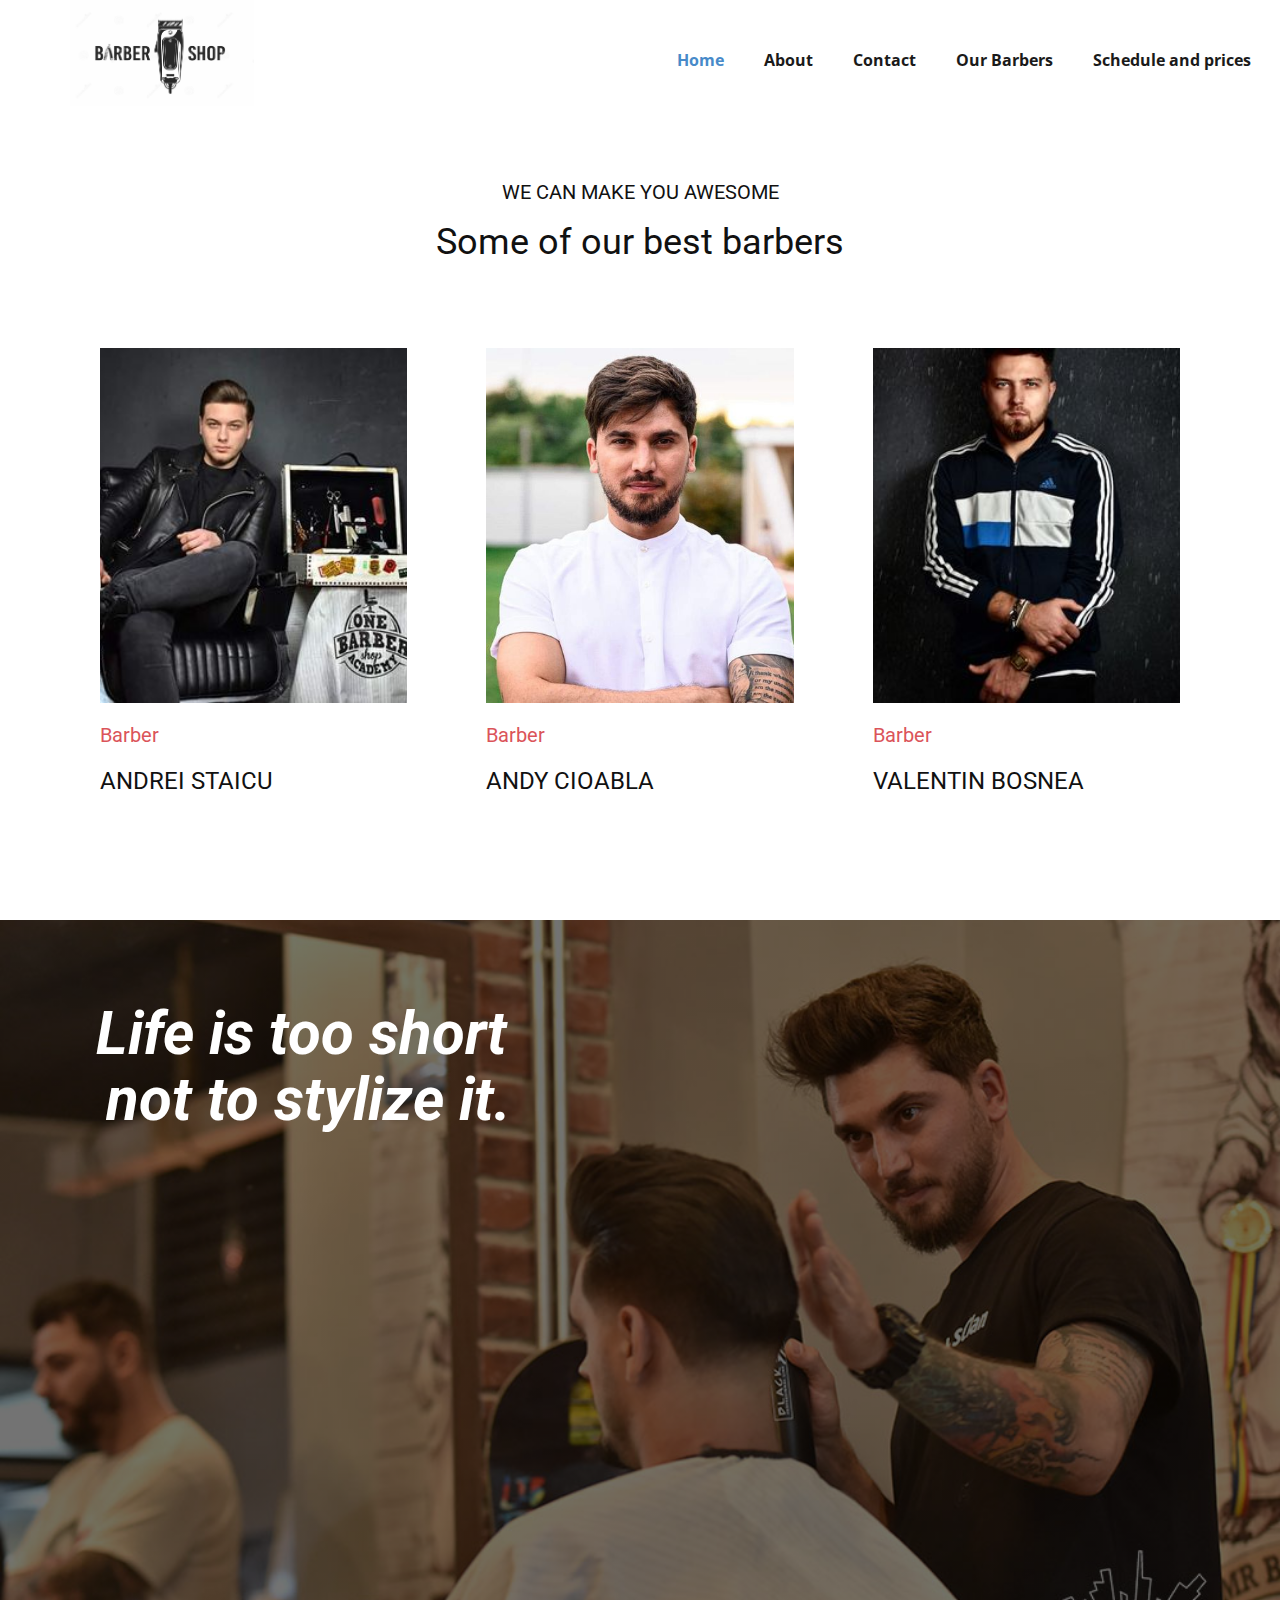
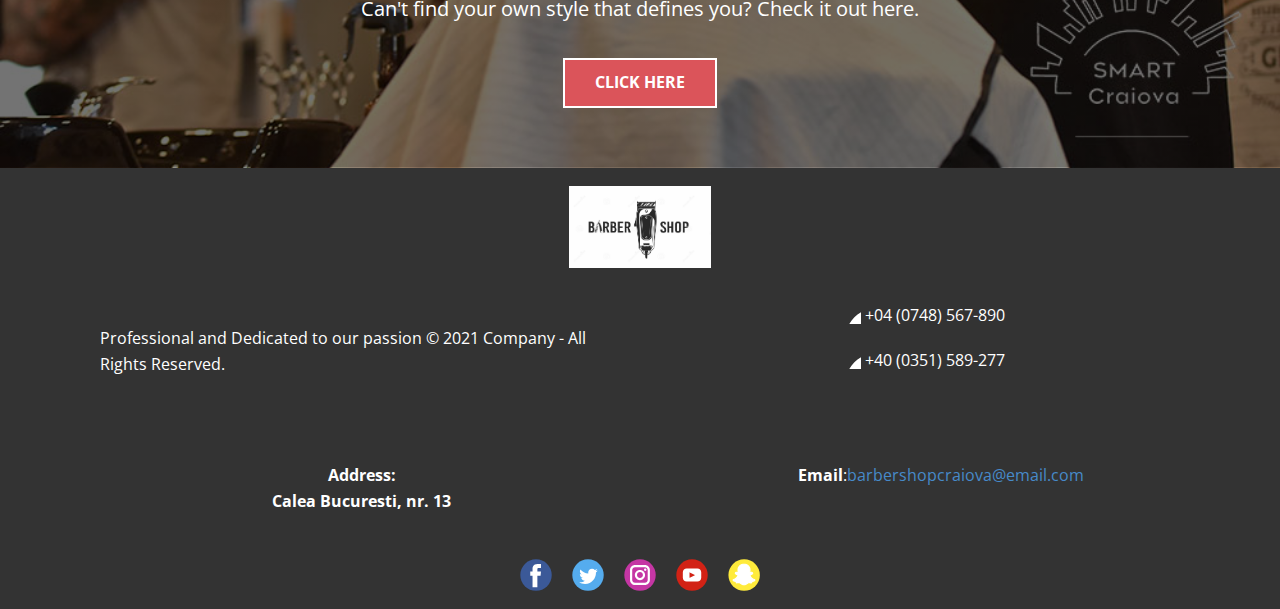
<file: index.html>
<!DOCTYPE html>
<html style="font-size: 16px;">
  <head>
   
    <title>Home</title>
    <link rel="stylesheet" href="stilizare.css" media="screen">
<link rel="stylesheet" href="Home.css" media="screen">
    <script class="u-script" type="text/javascript" src="jquery.js" defer=""></script>
    <script class="u-script" type="text/javascript" src="stilizare.js" defer=""></script>
    
    <link id="u-theme-google-font" rel="stylesheet" href="https://fonts.googleapis.com/css?family=Roboto:100,100i,300,300i,400,400i,500,500i,700,700i,900,900i|Open+Sans:300,300i,400,400i,600,600i,700,700i,800,800i">
    
    
    
    
    <script type="application/ld+json">{
		"@context": "http://schema.org",
		"@type": "Organization",
		"name": "",
		"url": "index.html",
		"logo": "images/barbershop-logo-razor-blade-barber-clipper1.jpg",
		"sameAs": [
				"#",
				"#",
				"#",
				"#",
				"#"
		]
}</script>
 
  </head>
  <body data-home-page="Home.html" data-home-page-title="Home" class="u-body"><header class="u-clearfix u-header u-header" id="sec-ea10"><div class="u-clearfix u-sheet u-sheet-1">
        <a class="u-image u-logo u-image-1" data-image-width="1567" data-image-height="903">
          <img src="images/barbershop-logo-razor-blade-barber-clipper1.jpg" class="u-logo-image u-logo-image-1" data-image-width="184.4567">
        </a>
        <nav class="u-menu u-menu-dropdown u-offcanvas u-menu-1">
          <div class="menu-collapse" style="font-size: 1rem; letter-spacing: 0px; font-weight: 700;">
            <a class="u-button-style u-custom-active-border-color u-custom-active-color u-custom-border u-custom-border-color u-custom-borders u-custom-hover-border-color u-custom-hover-color u-custom-left-right-menu-spacing u-custom-padding-bottom u-custom-text-active-color u-custom-text-color u-custom-text-hover-color u-custom-top-bottom-menu-spacing u-nav-link u-text-active-palette-1-base u-text-hover-palette-2-base" href="#">
              
            </a>
          </div>
          <div class="u-custom-menu u-nav-container">
            <ul class="u-nav u-spacing-20 u-unstyled u-nav-1"><li class="u-nav-item"><a class="u-border-active-palette-1-base u-border-hover-palette-1-base u-button-style u-nav-link u-text-active-palette-1-base u-text-grey-90 u-text-hover-palette-2-base" href="Home.html" style="padding: 10px;">Home</a>
</li><li class="u-nav-item"><a class="u-border-active-palette-1-base u-border-hover-palette-1-base u-button-style u-nav-link u-text-active-palette-1-base u-text-grey-90 u-text-hover-palette-2-base" href="About.html" style="padding: 10px;">About</a>
</li><li class="u-nav-item"><a class="u-border-active-palette-1-base u-border-hover-palette-1-base u-button-style u-nav-link u-text-active-palette-1-base u-text-grey-90 u-text-hover-palette-2-base" href="Contact.html" style="padding: 10px;">Contact</a>
</li><li class="u-nav-item"><a class="u-border-active-palette-1-base u-border-hover-palette-1-base u-button-style u-nav-link u-text-active-palette-1-base u-text-grey-90 u-text-hover-palette-2-base" href="Our-Barbers.html" style="padding: 10px;">Our Barbers</a>
</li><li class="u-nav-item"><a class="u-border-active-palette-1-base u-border-hover-palette-1-base u-button-style u-nav-link u-text-active-palette-1-base u-text-grey-90 u-text-hover-palette-2-base" href="Schedule-and-prices.html" style="padding: 10px;">Schedule and prices</a>
</li></ul>
          </div>
          <div class="u-custom-menu u-nav-container-collapse">
            <div class="u-black u-container-style u-inner-container-layout u-opacity u-opacity-95 u-sidenav">
              <div class="u-sidenav-overflow">
                <div class="u-menu-close"></div>
                <ul class="u-align-center u-nav u-popupmenu-items u-unstyled u-nav-2"><li class="u-nav-item"><a class="u-button-style u-nav-link" href="Home.html" style="padding: 10px;">Home</a>
</li><li class="u-nav-item"><a class="u-button-style u-nav-link" href="About.html" style="padding: 10px;">About</a>
</li><li class="u-nav-item"><a class="u-button-style u-nav-link" href="Contact.html" style="padding: 10px;">Contact</a>
</li><li class="u-nav-item"><a class="u-button-style u-nav-link" href="Our-Barbers.html" style="padding: 10px;">Our Barbers</a>
</li><li class="u-nav-item">
    <a class="u-button-style u-nav-link" href="Schedule-and-prices.html" style="padding: 10px;">Schedule and prices</a>
</li></ul>
              </div>
            </div>
            <div class="u-black u-menu-overlay u-opacity u-opacity-70"></div>
          </div>
        </nav>
      </div></header>
    <section class="u-align-center u-clearfix u-white u-section-1" id="carousel_f413">
      <div class="u-clearfix u-sheet u-valign-middle u-sheet-1">
        <h5 class="u-text u-text-1">WE CAN MAKE YOU AWESOME</h5>
        <h2 class="u-text u-text-2">Some of our best barbers</h2>
        <div class="u-expanded-width u-list u-repeater u-list-1">
          <div class="u-align-center u-container-style u-list-item u-repeater-item u-white u-list-item-1">
            <div class="u-container-layout u-similar-container u-valign-top u-container-layout-1">
              <img alt="" class="u-expanded-width u-image u-image-default u-image-1" src="images/5c9a407bd7b13c1ac94480e4.jpg" data-image-width="300" data-image-height="300">
              <h5 class="u-align-left u-text u-text-palette-2-base u-text-3">Barber</h5>
              <h4 class="u-align-left u-text u-text-4">Andrei Staicu</h4>
            </div>
          </div>
          <div class="u-align-center u-container-style u-list-item u-repeater-item u-white u-list-item-2">
            <div class="u-container-layout u-similar-container u-valign-top u-container-layout-2">
              <img alt="" class="u-expanded-width u-image u-image-default u-image-2" src="images/5d66fd50a974d155e41d91cd.jpg" data-image-width="500" data-image-height="500">
              <h5 class="u-align-left u-text u-text-palette-2-base u-text-5">Barber</h5>
              <h4 class="u-align-left u-text u-text-6">Andy Cioabla</h4>
            </div>
          </div>
          <div class="u-align-center u-container-style u-list-item u-repeater-item u-white u-list-item-3">
            <div class="u-container-layout u-similar-container u-valign-top u-container-layout-3">
              <img alt="" class="u-expanded-width u-image u-image-default u-image-3" src="images/5c5bcef6ab5556499e5e0212.jpg" data-image-width="300" data-image-height="300">
              <h5 class="u-align-left u-text u-text-palette-2-base u-text-7">Barber</h5>
              <h4 class="u-align-left u-text u-text-8">Valentin Bosnea</h4>
            </div>
          </div>
        </div>
      </div>
    </section>
    <section class="u-align-center u-clearfix u-image u-shading u-section-2" src="" data-image-width="1000" data-image-height="668" id="sec-e53f">
      <div class="u-clearfix u-sheet u-sheet-1">
        <h1 class="u-text u-text-white u-title u-text-1">Life is too short&nbsp;<br>not to stylize it​.
        </h1>
        <p class="u-large-text u-text u-text-variant u-text-2">Can't find your own style that defines you? Check it out here.</p>
        <a href="Schedule-and-prices.html" data-page-id="1327603265" class="u-border-2 u-border-white u-btn u-button-style u-palette-2-base u-btn-1">Click here</a>
      </div>
    </section>
    
    
    
    <footer class="u-align-center-sm u-align-center-xs u-clearfix u-footer u-grey-80" id="sec-38d1"><div class="u-clearfix u-sheet u-valign-middle u-sheet-1">
        <a class="u-image u-logo u-image-1" data-image-width="1567" data-image-height="903">
          <img src="images/barbershop-logo-razor-blade-barber-clipper1.jpg" class="u-logo-image u-logo-image-1" data-image-width="143">
        </a>
        <div class="u-clearfix u-layout-wrap u-layout-wrap-1">
          <div class="u-layout">
            <div class="u-layout-col">
              <div class="u-size-30">
                <div class="u-layout-row">
                  <div class="u-container-style u-layout-cell u-size-30 u-layout-cell-1">
                    <div class="u-container-layout u-valign-middle u-container-layout-1">
                      <p class="u-text u-text-1">Professional and Dedicated to our passion&nbsp;©&nbsp;2021&nbsp;Company&nbsp;-&nbsp;All Rights Reserved.</p>
                    </div>
                  </div>
                  <div class="u-align-left u-container-style u-layout-cell u-size-30 u-layout-cell-2">
                    <div class="u-container-layout u-container-layout-2">
                      <a class="u-btn u-button-style u-none u-text-body-alt-color u-btn-1"><span class="u-icon"><svg class="u-svg-content" style="width: 1em; height: 1em;"><path d="M373.333,266.88c-25.003,0-49.493-3.904-72.704-11.563c-11.328-3.904-24.192-0.896-31.637,6.699l-46.016,34.752    c-52.8-28.181-86.592-61.952-114.389-114.368l33.813-44.928c8.512-8.512,11.563-20.971,7.915-32.64    C142.592,81.472,138.667,56.96,138.667,32c0-17.643-14.357-32-32-32H32C14.357,0,0,14.357,0,32    c0,205.845,167.488,373.333,373.333,373.333c17.643,0,32-14.357,32-32V298.88C405.333,281.237,390.976,266.88,373.333,266.88z"></path></svg><img></span>&nbsp;+04 (0748) 567-890
                      </a>
                      <a class="u-active-none u-btn u-btn-rectangle u-button-style u-hover-none u-none u-text-body-alt-color u-btn-2"><span class="u-icon"><svg class="u-svg-content" style="width: 1em; height: 1em;"><path d="M373.333,266.88c-25.003,0-49.493-3.904-72.704-11.563c-11.328-3.904-24.192-0.896-31.637,6.699l-46.016,34.752    c-52.8-28.181-86.592-61.952-114.389-114.368l33.813-44.928c8.512-8.512,11.563-20.971,7.915-32.64    C142.592,81.472,138.667,56.96,138.667,32c0-17.643-14.357-32-32-32H32C14.357,0,0,14.357,0,32    c0,205.845,167.488,373.333,373.333,373.333c17.643,0,32-14.357,32-32V298.88C405.333,281.237,390.976,266.88,373.333,266.88z"></path></svg><img></span>&nbsp;+40 (0351) 589-277
                      </a>
                    </div>
                  </div>
                </div>
              </div>
              <div class="u-size-30">
                <div class="u-layout-row">
                  <div class="u-container-style u-layout-cell u-size-30 u-layout-cell-3">
                    <div class="u-container-layout u-container-layout-3">
                      <p class="u-text u-text-2">&nbsp; &nbsp; &nbsp; &nbsp; &nbsp; &nbsp; &nbsp; &nbsp; &nbsp; &nbsp; &nbsp; &nbsp; &nbsp; &nbsp; &nbsp; &nbsp; &nbsp; &nbsp; &nbsp; &nbsp; &nbsp; &nbsp; &nbsp; &nbsp; &nbsp; &nbsp; &nbsp; &nbsp;<span style="font-weight: 700;"> &nbsp;Address:<br>&nbsp; &nbsp; &nbsp; &nbsp; &nbsp; &nbsp; &nbsp; &nbsp; &nbsp; &nbsp; &nbsp; &nbsp; &nbsp; &nbsp; &nbsp; &nbsp; &nbsp; &nbsp; &nbsp; &nbsp; &nbsp; &nbsp;Calea Bucuresti, nr. 13
                        </span>
                      </p>
                    </div>
                  </div>
                  <div class="u-container-style u-layout-cell u-size-30 u-layout-cell-4">
                    <div class="u-container-layout u-container-layout-4">
                      <p class="u-text u-text-3">&nbsp; &nbsp; &nbsp; &nbsp; &nbsp; &nbsp; &nbsp; &nbsp; &nbsp; &nbsp; &nbsp; &nbsp; &nbsp; &nbsp; &nbsp; &nbsp;<span style="font-weight: 700;"> Email</span>:<a href="mailto:#" class="u-active-none u-border-none u-btn u-button-style u-hover-none u-none u-text-palette-1-base u-btn-3">barbershopcraiova@email.com</a>
                      </p>
                    </div>
                  </div>
                </div>
              </div>
            </div>
          </div>
        </div>
        <div class="u-social-icons u-spacing-20 u-social-icons-1">
          <a class="u-social-url" title="facebook" target="_blank" href="#"><span class="u-icon u-icon-circle u-social-facebook u-social-icon u-icon-3"><svg class="u-svg-link" preserveAspectRatio="xMidYMin slice" viewBox="0 0 112 112" style=""><use xmlns:xlink="http://www.w3.org/1999/xlink" xlink:href="#svg-6a27"></use></svg><svg class="u-svg-content" id="svg-6a27"><circle fill="currentColor" cx="56.1" cy="56.1" r="55"></circle><path fill="#FFFFFF" d="M73.5,31.6h-9.1c-1.4,0-3.6,0.8-3.6,3.9v8.5h12.6L72,58.3H60.8v40.8H43.9V58.3h-8V43.9h8v-9.2
            c0-6.7,3.1-17,17-17h12.5v13.9H73.5z"></path></svg></span>
          </a>
          <a class="u-social-url" title="twitter" target="_blank" href="#"><span class="u-icon u-icon-circle u-social-icon u-social-twitter u-icon-4"><svg class="u-svg-link" preserveAspectRatio="xMidYMin slice" viewBox="0 0 112 112" style=""><use xmlns:xlink="http://www.w3.org/1999/xlink" xlink:href="#svg-791c"></use></svg><svg class="u-svg-content" id="svg-791c"><circle fill="currentColor" class="st0" cx="56.1" cy="56.1" r="55"></circle><path fill="#FFFFFF" d="M83.8,47.3c0,0.6,0,1.2,0,1.7c0,17.7-13.5,38.2-38.2,38.2C38,87.2,31,85,25,81.2c1,0.1,2.1,0.2,3.2,0.2
            c6.3,0,12.1-2.1,16.7-5.7c-5.9-0.1-10.8-4-12.5-9.3c0.8,0.2,1.7,0.2,2.5,0.2c1.2,0,2.4-0.2,3.5-0.5c-6.1-1.2-10.8-6.7-10.8-13.1
            c0-0.1,0-0.1,0-0.2c1.8,1,3.9,1.6,6.1,1.7c-3.6-2.4-6-6.5-6-11.2c0-2.5,0.7-4.8,1.8-6.7c6.6,8.1,16.5,13.5,27.6,14
            c-0.2-1-0.3-2-0.3-3.1c0-7.4,6-13.4,13.4-13.4c3.9,0,7.3,1.6,9.8,4.2c3.1-0.6,5.9-1.7,8.5-3.3c-1,3.1-3.1,5.8-5.9,7.4
            c2.7-0.3,5.3-1,7.7-2.1C88.7,43,86.4,45.4,83.8,47.3z"></path></svg></span>
          </a>
          <a class="u-social-url" title="instagram" target="_blank" href="#"><span class="u-icon u-icon-circle u-social-icon u-social-instagram u-icon-5"><svg class="u-svg-link" preserveAspectRatio="xMidYMin slice" viewBox="0 0 112 112" style=""><use xmlns:xlink="http://www.w3.org/1999/xlink" xlink:href="#svg-a700"></use></svg><svg class="u-svg-content" id="svg-a700"><circle fill="currentColor" cx="56.1" cy="56.1" r="55"></circle><path fill="#FFFFFF" d="M55.9,38.2c-9.9,0-17.9,8-17.9,17.9C38,66,46,74,55.9,74c9.9,0,17.9-8,17.9-17.9C73.8,46.2,65.8,38.2,55.9,38.2
            z M55.9,66.4c-5.7,0-10.3-4.6-10.3-10.3c-0.1-5.7,4.6-10.3,10.3-10.3c5.7,0,10.3,4.6,10.3,10.3C66.2,61.8,61.6,66.4,55.9,66.4z"></path><path fill="#FFFFFF" d="M74.3,33.5c-2.3,0-4.2,1.9-4.2,4.2s1.9,4.2,4.2,4.2s4.2-1.9,4.2-4.2S76.6,33.5,74.3,33.5z"></path><path fill="#FFFFFF" d="M73.1,21.3H38.6c-9.7,0-17.5,7.9-17.5,17.5v34.5c0,9.7,7.9,17.6,17.5,17.6h34.5c9.7,0,17.5-7.9,17.5-17.5V38.8
            C90.6,29.1,82.7,21.3,73.1,21.3z M83,73.3c0,5.5-4.5,9.9-9.9,9.9H38.6c-5.5,0-9.9-4.5-9.9-9.9V38.8c0-5.5,4.5-9.9,9.9-9.9h34.5
            c5.5,0,9.9,4.5,9.9,9.9V73.3z"></path></svg></span>
          </a>
          <a class="u-social-url" target="_blank" title="YouTube" href="#"><span class="u-icon u-icon-circle u-social-icon u-social-youtube u-icon-6"><svg class="u-svg-link" preserveAspectRatio="xMidYMin slice" viewBox="0 0 112 112" style=""><use xmlns:xlink="http://www.w3.org/1999/xlink" xlink:href="#svg-17df"></use></svg><svg class="u-svg-content" id="svg-17df"><circle fill="currentColor" cx="56.1" cy="56.1" r="55"></circle><path fill="#FFFFFF" d="M74.9,33.3H37.3c-7.4,0-13.4,6-13.4,13.4v18.8c0,7.4,6,13.4,13.4,13.4h37.6c7.4,0,13.4-6,13.4-13.4V46.7 C88.3,39.3,82.3,33.3,74.9,33.3L74.9,33.3z M65.9,57l-17.6,8.4c-0.5,0.2-1-0.1-1-0.6V47.5c0-0.5,0.6-0.9,1-0.6l17.6,8.9 C66.4,56,66.4,56.8,65.9,57L65.9,57z"></path></svg></span>
          </a>
          <a class="u-social-url" target="_blank" title="Snapchat" href="#"><span class="u-icon u-icon-circle u-social-icon u-social-snapchat u-icon-7"><svg class="u-svg-link" preserveAspectRatio="xMidYMin slice" viewBox="0 0 112 112" style=""><use xmlns:xlink="http://www.w3.org/1999/xlink" xlink:href="#svg-eccc"></use></svg><svg class="u-svg-content" id="svg-eccc"><circle fill="#FFEB3B" cx="56.5" cy="56.1" r="55"></circle><path fill="#FFFFFF" d="M92.5,71.8c-10.2-1.7-14.7-12.2-14.9-12.7c0,0,0-0.1,0-0.1c-0.5-1.1-0.6-1.9-0.4-2.6c0.6-1.3,2.7-2,4.1-2.4
	c0.4-0.1,0.8-0.3,1.1-0.4c1.4-0.6,2.4-1.2,3-1.8c0.8-0.8,0.9-1.6,0.9-2.1c0-1.2-1-2.3-2.4-2.9c-0.5-0.2-1.1-0.3-1.7-0.3
	c-0.4,0-1,0.1-1.5,0.3c-1.2,0.6-2.3,0.9-3.2,0.9c-0.5,0-0.8-0.1-1-0.2c0-0.5,0.1-1,0.1-1.5l0-0.2c0.3-5.2,0.7-11.7-1-15.5
	c-1.2-2.6-2.7-4.9-4.7-6.7c-1.6-1.5-3.5-2.8-5.6-3.7c-3.6-1.6-7-1.9-8.7-1.9h0c-0.1,0-0.1,0-0.2,0c-0.5,0-1.2,0-1.3,0
	c-1.7,0-5.1,0.2-8.7,1.9c-2.1,0.9-3.9,2.2-5.5,3.7c-1.9,1.8-3.5,4.1-4.6,6.7c-1.7,3.8-1.3,10.3-1,15.5v0c0,0.6,0.1,1.1,0.1,1.7
	c-0.2,0.1-0.7,0.2-1.2,0.2c-1,0-2.1-0.3-3.4-0.9c-0.4-0.2-0.8-0.3-1.3-0.3c-0.8,0-1.6,0.2-2.3,0.6c-0.9,0.5-1.5,1.3-1.6,2.1
	c-0.1,0.5-0.1,1.6,1.1,2.7c0.7,0.6,1.6,1.1,2.8,1.6c0.3,0.1,0.7,0.2,1.1,0.4c1.4,0.5,3.5,1.1,4.1,2.4c0.3,0.7,0.2,1.5-0.4,2.6
	c0,0,0,0.1,0,0.1c-0.1,0.3-1.3,3.1-3.8,6c-1.4,1.7-3,3-4.6,4.1c-2,1.3-4.2,2.2-6.5,2.5c-0.9,0.1-1.5,1-1.5,1.9
	c0,0.3,0.1,0.5,0.2,0.8v0c0.4,0.9,1.2,1.6,2.6,2.2c1.7,0.8,4.2,1.4,7.4,2c0.2,0.3,0.3,1.1,0.5,1.7c0.1,0.6,0.3,1.2,0.4,1.8
	c0.2,0.7,0.7,1.5,2,1.5c0.5,0,1.1-0.1,1.7-0.2c1-0.2,2.3-0.5,4-0.5c0.9,0,1.9,0.1,2.9,0.2c1.9,0.3,3.5,1.5,5.3,2.8
	c2.7,1.9,5.8,4.1,10.5,4.1c0.1,0,0.3,0,0.4,0c0.2,0,0.3,0,0.5,0c4.7,0,7.8-2.2,10.5-4.1l0,0c1.9-1.3,3.5-2.5,5.3-2.8
	c1-0.2,1.9-0.2,2.9-0.2c1.6,0,2.9,0.2,4,0.4c0.7,0.1,1.3,0.2,1.7,0.2h0h0c1,0,1.7-0.5,2-1.5c0.2-0.6,0.3-1.2,0.4-1.8
	c0.1-0.5,0.3-1.3,0.5-1.6c3.3-0.5,5.8-1.2,7.4-2c1.4-0.6,2.2-1.4,2.6-2.2c0.1-0.3,0.2-0.5,0.2-0.8C94,72.7,93.4,71.9,92.5,71.8z"></path><path d="M56.5,92c-0.2,0-0.4,0-0.5,0c-0.1,0-0.3,0-0.4,0c-5.3,0-8.8-2.5-11.7-4.5c-1.7-1.2-3.1-2.2-4.5-2.4
	c-0.9-0.1-1.7-0.2-2.5-0.2c-1.5,0-2.6,0.2-3.6,0.4l-0.1,0c-0.7,0.1-1.4,0.3-2.1,0.3c-1.9,0-3.4-1.1-4-2.9c-0.2-0.7-0.3-1.4-0.5-1.9
	c0-0.1,0-0.2-0.1-0.3c-2.8-0.5-5.1-1.2-6.7-1.9c-1.8-0.9-3-1.9-3.6-3.3l-0.2-0.4c-0.1-0.3-0.2-0.7-0.2-1c-0.1-1.9,1.2-3.6,3.2-4
	c2-0.3,3.9-1.1,5.7-2.3c1.5-1,2.9-2.2,4.2-3.7c2.1-2.4,3.2-4.8,3.5-5.4l0.1-0.2c0.3-0.6,0.3-0.9,0.3-1c-0.3-0.5-2.2-1.1-2.8-1.3
	l-0.1,0c-0.4-0.1-0.8-0.3-1.1-0.4c-1.4-0.6-2.6-1.3-3.4-2c-1.4-1.3-2-2.9-1.7-4.5c0.3-1.4,1.2-2.6,2.6-3.4c1.7-1,3.8-1.2,5.4-0.5
	c0.7,0.3,1.2,0.5,1.7,0.6c-0.3-5.4-0.7-11.9,1.2-16.1c1.3-2.9,3-5.3,5.1-7.3c1.8-1.7,3.8-3.1,6.1-4.1c4-1.8,7.7-2,9.5-2l1.5,0
	c1.9,0,5.5,0.3,9.5,2c2.3,1,4.3,2.4,6.1,4.1c2.1,2,3.8,4.5,5.1,7.4c1.9,4.2,1.5,10.7,1.2,16c0.4-0.1,0.8-0.3,1.2-0.5
	c1.4-0.7,3.3-0.7,4.8,0c2.2,0.8,3.6,2.6,3.7,4.7c0,1.3-0.5,2.5-1.5,3.5c-0.9,0.9-2.1,1.6-3.7,2.3c-0.4,0.1-0.8,0.3-1.2,0.4
	c-0.6,0.2-2.6,0.8-2.9,1.3c0,0,0,0.3,0.3,0.8l0.1,0.2c0.1,0.2,4.3,10,13.4,11.5c1.9,0.3,3.3,2,3.2,4c0,0.5-0.1,1-0.4,1.5
	c-0.6,1.3-1.7,2.4-3.6,3.2c-1.6,0.8-3.8,1.4-6.7,1.9c0,0.1,0,0.2-0.1,0.3c-0.1,0.6-0.3,1.3-0.5,1.9c-0.5,1.8-2,2.9-3.9,2.9
	c-0.7,0-1.3-0.1-2.2-0.3c-1.2-0.2-2.3-0.4-3.6-0.4c-0.8,0-1.7,0.1-2.5,0.2c-1.4,0.2-2.7,1.1-4.3,2.3l-0.2,0.1
	C65.3,89.5,61.8,92,56.5,92z M55.9,88l0.1,0c0.1,0,0.3,0,0.4,0c3.9,0,6.6-1.8,9.1-3.6l0.2-0.2c2-1.4,3.8-2.7,6.2-3.1
	c1.1-0.2,2.1-0.3,3.2-0.3c1.8,0,3.1,0.2,4.4,0.5c0.6,0.1,1.1,0.2,1.4,0.2l0.2,0c0.1-0.6,0.2-1.1,0.4-1.7c0.2-1,0.4-1.7,0.6-2.1
	l0.5-0.9l1-0.2c3.1-0.5,5.4-1.1,6.9-1.8c1.1-0.5,1.4-0.9,1.5-1.1C81.1,71.7,76.2,61,75.8,60l0-0.1c-0.8-1.6-0.9-3-0.4-4.3
	c0.9-2.2,3.6-3,5.3-3.6c0.4-0.1,0.7-0.2,1-0.3c1.1-0.4,1.9-0.9,2.3-1.4c0.3-0.3,0.4-0.6,0.4-0.7c0-0.4-0.5-0.8-1.1-1
	c-0.6-0.3-1.3-0.2-1.7-0.1c-1.4,0.7-2.8,1-3.9,1.1l-0.1,0l-0.1,0c-0.7,0-1.2-0.2-1.8-0.4l-1.3-0.6l0.2-3.1
	c0.3-4.7,0.7-11.2-0.8-14.6c-1.1-2.4-2.5-4.4-4.2-6.1c-1.4-1.4-3.1-2.5-5-3.3c-3.3-1.5-6.3-1.7-7.9-1.7l-1.5,0
	c-1.5,0-4.6,0.2-7.9,1.7c-1.9,0.8-3.5,1.9-5,3.3c-1.7,1.7-3.1,3.7-4.2,6.1c-1.5,3.4-1.1,9.6-0.8,14.5l0.2,3.1l-1.3,0.6
	c-1.6,0.7-3.8,0.5-6.3-0.7c-0.3-0.2-1.1,0-1.7,0.3c-0.4,0.2-0.6,0.5-0.7,0.7c0,0.2,0.1,0.5,0.5,0.8c0.3,0.3,1,0.8,2.2,1.3
	c0.3,0.1,0.6,0.2,0.9,0.3l0.1,0c1.8,0.6,4.4,1.4,5.3,3.6c0.5,1.2,0.4,2.6-0.4,4.2l0,0.1c-0.3,0.8-1.6,3.5-4.1,6.5
	c-1.5,1.8-3.2,3.3-5,4.5c-2.2,1.4-4.5,2.4-7,2.8c0.1,0.2,0.5,0.6,1.6,1.1c1.5,0.7,3.9,1.3,6.9,1.8l1,0.2l0.5,0.9
	c0.3,0.5,0.4,1.2,0.6,2.1c0.1,0.6,0.2,1.1,0.4,1.7c0,0,0,0,0,0.1c0.2,0,0.8-0.1,1.4-0.2c1.1-0.2,2.6-0.5,4.4-0.5
	c1,0,2.1,0.1,3.2,0.3c2.3,0.4,4.2,1.7,6.2,3.1c2.6,1.8,5.3,3.8,9.3,3.8c0.1,0,0.2,0,0.2,0L55.9,88z"></path></svg></span>
          </a>
        </div>
      </div></footer>
    
  </body>
</html>
</file>
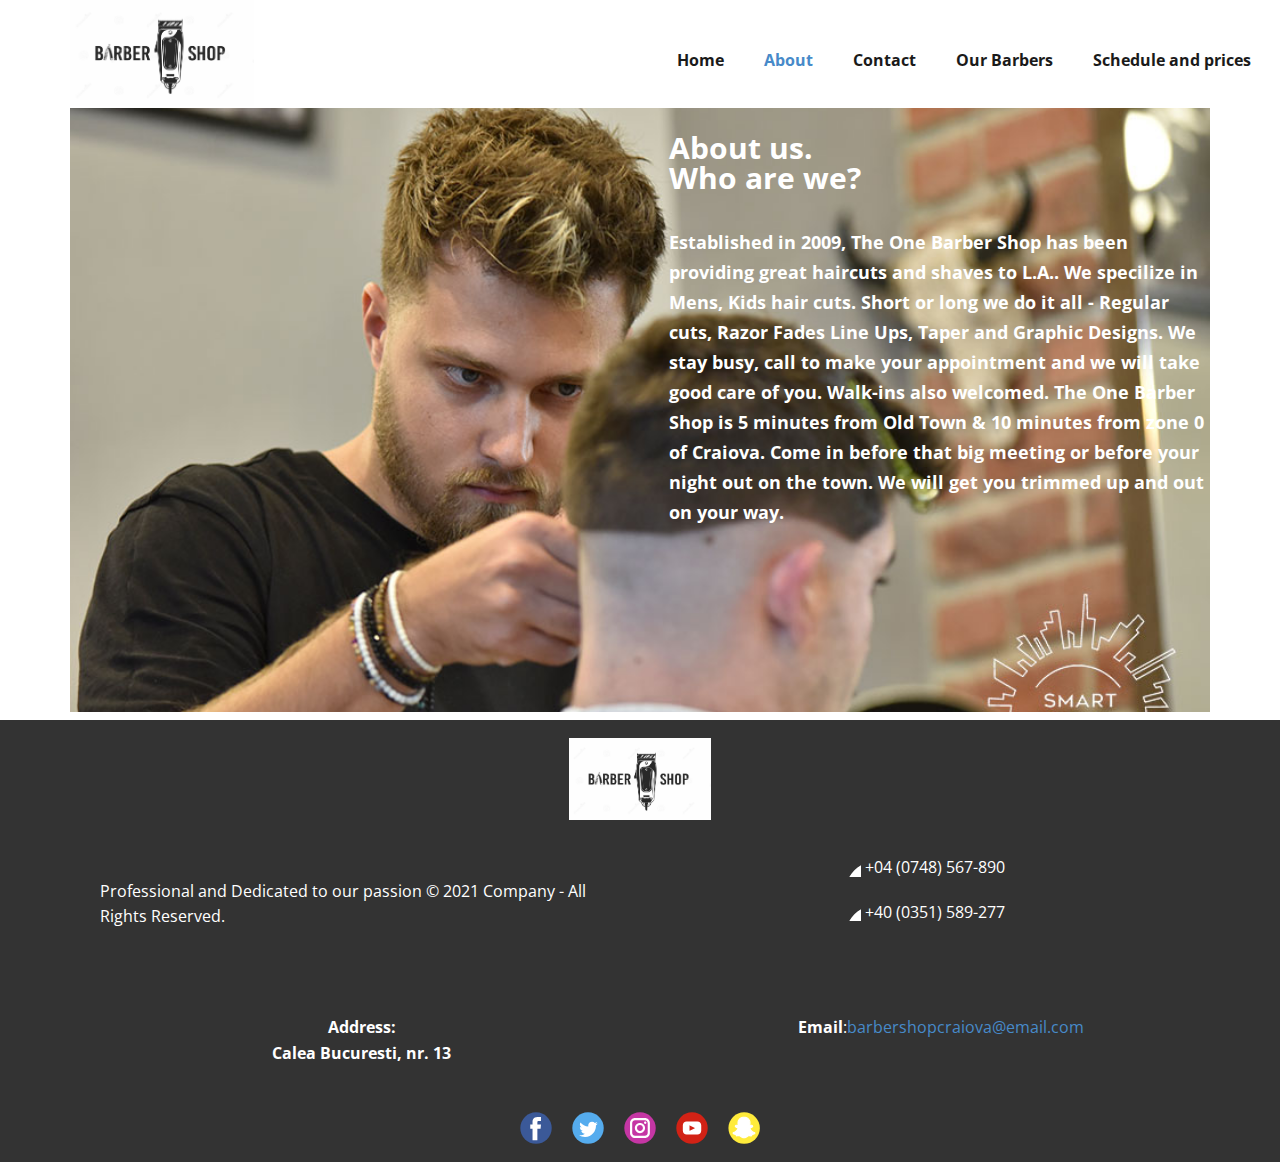
<file: About.html>
<!DOCTYPE html>
<html style="font-size: 16px;">
  <head>
    <title>About</title>
    <link rel="stylesheet" href="stilizare.css" media="screen">
<link rel="stylesheet" href="About.css" media="screen">
    <script class="u-script" type="text/javascript" src="jquery.js" defer=""></script>
    <script class="u-script" type="text/javascript" src="stilizare.js" defer=""></script>
    <link id="u-theme-google-font" rel="stylesheet" href="https://fonts.googleapis.com/css?family=Roboto:100,100i,300,300i,400,400i,500,500i,700,700i,900,900i|Open+Sans:300,300i,400,400i,600,600i,700,700i,800,800i">
    
    
    
    <script type="application/ld+json">{
		"@context": "http://schema.org",
		"@type": "Organization",
		"name": "",
		"url": "index.html",
		"logo": "images/barbershop-logo-razor-blade-barber-clipper1.jpg",
		"sameAs": [
				"#",
				"#",
				"#",
				"#",
				"#"
		]
}</script>
   
  </head>
  <body class="u-body u-overlap"><header class="u-clearfix u-header u-header" id="sec-ea10"><div class="u-clearfix u-sheet u-sheet-1">
        <a class="u-image u-logo u-image-1" data-image-width="1567" data-image-height="903">
          <img src="images/barbershop-logo-razor-blade-barber-clipper1.jpg" class="u-logo-image u-logo-image-1" data-image-width="184.4567">
        </a>
        <nav class="u-menu u-menu-dropdown u-offcanvas u-menu-1">
          <div class="menu-collapse" style="font-size: 1rem; letter-spacing: 0px; font-weight: 700;">
            <a class="u-button-style u-custom-active-border-color u-custom-active-color u-custom-border u-custom-border-color u-custom-borders u-custom-hover-border-color u-custom-hover-color u-custom-left-right-menu-spacing u-custom-padding-bottom u-custom-text-active-color u-custom-text-color u-custom-text-hover-color u-custom-top-bottom-menu-spacing u-nav-link u-text-active-palette-1-base u-text-hover-palette-2-base" href="#">
              
            </a>
          </div>
          <div class="u-custom-menu u-nav-container">
            <ul class="u-nav u-spacing-20 u-unstyled u-nav-1"><li class="u-nav-item"><a class="u-border-active-palette-1-base u-border-hover-palette-1-base u-button-style u-nav-link u-text-active-palette-1-base u-text-grey-90 u-text-hover-palette-2-base" href="Home.html" style="padding: 10px;">Home</a>
</li><li class="u-nav-item"><a class="u-border-active-palette-1-base u-border-hover-palette-1-base u-button-style u-nav-link u-text-active-palette-1-base u-text-grey-90 u-text-hover-palette-2-base" href="About.html" style="padding: 10px;">About</a>
</li><li class="u-nav-item"><a class="u-border-active-palette-1-base u-border-hover-palette-1-base u-button-style u-nav-link u-text-active-palette-1-base u-text-grey-90 u-text-hover-palette-2-base" href="Contact.html" style="padding: 10px;">Contact</a>
</li><li class="u-nav-item"><a class="u-border-active-palette-1-base u-border-hover-palette-1-base u-button-style u-nav-link u-text-active-palette-1-base u-text-grey-90 u-text-hover-palette-2-base" href="Our-Barbers.html" style="padding: 10px;">Our Barbers</a>
</li><li class="u-nav-item"><a class="u-border-active-palette-1-base u-border-hover-palette-1-base u-button-style u-nav-link u-text-active-palette-1-base u-text-grey-90 u-text-hover-palette-2-base" href="Schedule-and-prices.html" style="padding: 10px;">Schedule and prices</a>
</li></ul>
          </div>
          <div class="u-custom-menu u-nav-container-collapse">
            <div class="u-black u-container-style u-inner-container-layout u-opacity u-opacity-95 u-sidenav">
              <div class="u-sidenav-overflow">
                <div class="u-menu-close"></div>
                <ul class="u-align-center u-nav u-popupmenu-items u-unstyled u-nav-2"><li class="u-nav-item"><a class="u-button-style u-nav-link" href="Home.html" style="padding: 10px;">Home</a>
</li><li class="u-nav-item"><a class="u-button-style u-nav-link" href="About.html" style="padding: 10px;">About</a>
</li><li class="u-nav-item"><a class="u-button-style u-nav-link" href="Contact.html" style="padding: 10px;">Contact</a>
</li><li class="u-nav-item"><a class="u-button-style u-nav-link" href="Our-Barbers.html" style="padding: 10px;">Our Barbers</a>
</li><li class="u-nav-item">
    <a class="u-button-style u-nav-link" href="Schedule-and-prices.html" style="padding: 10px;">Schedule and prices</a>
</li></ul>
              </div>
            </div>
            <div class="u-black u-menu-overlay u-opacity u-opacity-70"></div>
          </div>
        </nav>
      </div></header>
    <section class="u-clearfix u-section-1" id="carousel_6731">
      <div class="u-clearfix u-sheet u-sheet-1">
        <img src="images/Vali1.jpg" alt="" class="u-expanded-width u-image u-image-default u-image-1" data-image-width="1000" data-image-height="668">
        <h2 class="u-custom-font u-text u-text-body-alt-color u-text-font u-text-1">About us.<br>Who are we?<br>
          <br>
          <span style="font-size: 1.125rem;">Established in 2009, The One​​&nbsp;Barber Shop has been providing great haircuts and shaves to L.A.. W​e specilize in Mens, Kids hair cuts. Short or long we do it all - Regular cuts, Razor Fades Line Ups, Tape​r and Graphic Designs.&nbsp;We stay busy, call to make your appointment and we will take good care of you. Walk-ins also welcomed.&nbsp;The One Barber Shop is 5 minutes from Old Town &amp; 10 minutes from zone 0 of Craiova. Come in before that big meeting or before your night out on the town. We will get you trimmed up and out on your way.</span>
          <br>
        </h2>
      </div>
    </section>
    
    
    
    <footer class="u-align-center-sm u-align-center-xs u-clearfix u-footer u-grey-80" id="sec-38d1"><div class="u-clearfix u-sheet u-valign-middle u-sheet-1">
        <a class="u-image u-logo u-image-1" data-image-width="1567" data-image-height="903">
          <img src="images/barbershop-logo-razor-blade-barber-clipper1.jpg" class="u-logo-image u-logo-image-1" data-image-width="143">
        </a>
        <div class="u-clearfix u-layout-wrap u-layout-wrap-1">
          <div class="u-layout">
            <div class="u-layout-col">
              <div class="u-size-30">
                <div class="u-layout-row">
                  <div class="u-container-style u-layout-cell u-size-30 u-layout-cell-1">
                    <div class="u-container-layout u-valign-middle u-container-layout-1">
                      <p class="u-text u-text-1">Professional and Dedicated to our passion&nbsp;©&nbsp;2021&nbsp;Company&nbsp;-&nbsp;All Rights Reserved.</p>
                    </div>
                  </div>
                  <div class="u-align-left u-container-style u-layout-cell u-size-30 u-layout-cell-2">
                    <div class="u-container-layout u-container-layout-2">
                      <a class="u-btn u-button-style u-none u-text-body-alt-color u-btn-1"><span class="u-icon"><svg class="u-svg-content" style="width: 1em; height: 1em;"><path d="M373.333,266.88c-25.003,0-49.493-3.904-72.704-11.563c-11.328-3.904-24.192-0.896-31.637,6.699l-46.016,34.752    c-52.8-28.181-86.592-61.952-114.389-114.368l33.813-44.928c8.512-8.512,11.563-20.971,7.915-32.64    C142.592,81.472,138.667,56.96,138.667,32c0-17.643-14.357-32-32-32H32C14.357,0,0,14.357,0,32    c0,205.845,167.488,373.333,373.333,373.333c17.643,0,32-14.357,32-32V298.88C405.333,281.237,390.976,266.88,373.333,266.88z"></path></svg><img></span>&nbsp;+04 (0748) 567-890
                      </a>
                      <a class="u-active-none u-btn u-btn-rectangle u-button-style u-hover-none u-none u-text-body-alt-color u-btn-2"><span class="u-icon"><svg class="u-svg-content" style="width: 1em; height: 1em;"><path d="M373.333,266.88c-25.003,0-49.493-3.904-72.704-11.563c-11.328-3.904-24.192-0.896-31.637,6.699l-46.016,34.752    c-52.8-28.181-86.592-61.952-114.389-114.368l33.813-44.928c8.512-8.512,11.563-20.971,7.915-32.64    C142.592,81.472,138.667,56.96,138.667,32c0-17.643-14.357-32-32-32H32C14.357,0,0,14.357,0,32    c0,205.845,167.488,373.333,373.333,373.333c17.643,0,32-14.357,32-32V298.88C405.333,281.237,390.976,266.88,373.333,266.88z"></path></svg><img></span>&nbsp;+40 (0351) 589-277
                      </a>
                    </div>
                  </div>
                </div>
              </div>
              <div class="u-size-30">
                <div class="u-layout-row">
                  <div class="u-container-style u-layout-cell u-size-30 u-layout-cell-3">
                    <div class="u-container-layout u-container-layout-3">
                      <p class="u-text u-text-2">&nbsp; &nbsp; &nbsp; &nbsp; &nbsp; &nbsp; &nbsp; &nbsp; &nbsp; &nbsp; &nbsp; &nbsp; &nbsp; &nbsp; &nbsp; &nbsp; &nbsp; &nbsp; &nbsp; &nbsp; &nbsp; &nbsp; &nbsp; &nbsp; &nbsp; &nbsp; &nbsp; &nbsp;<span style="font-weight: 700;"> &nbsp;Address:<br>&nbsp; &nbsp; &nbsp; &nbsp; &nbsp; &nbsp; &nbsp; &nbsp; &nbsp; &nbsp; &nbsp; &nbsp; &nbsp; &nbsp; &nbsp; &nbsp; &nbsp; &nbsp; &nbsp; &nbsp; &nbsp; &nbsp;Calea Bucuresti, nr. 13
                        </span>
                      </p>
                    </div>
                  </div>
                  <div class="u-container-style u-layout-cell u-size-30 u-layout-cell-4">
                    <div class="u-container-layout u-container-layout-4">
                      <p class="u-text u-text-3">&nbsp; &nbsp; &nbsp; &nbsp; &nbsp; &nbsp; &nbsp; &nbsp; &nbsp; &nbsp; &nbsp; &nbsp; &nbsp; &nbsp; &nbsp; &nbsp;<span style="font-weight: 700;"> Email</span>:<a href="mailto:#" class="u-active-none u-border-none u-btn u-button-style u-hover-none u-none u-text-palette-1-base u-btn-3">barbershopcraiova@email.com</a>
                      </p>
                    </div>
                  </div>
                </div>
              </div>
            </div>
          </div>
        </div>
        <div class="u-social-icons u-spacing-20 u-social-icons-1">
          <a class="u-social-url" title="facebook" target="_blank" href="#"><span class="u-icon u-icon-circle u-social-facebook u-social-icon u-icon-3"><svg class="u-svg-link" preserveAspectRatio="xMidYMin slice" viewBox="0 0 112 112" style=""><use xmlns:xlink="http://www.w3.org/1999/xlink" xlink:href="#svg-6a27"></use></svg><svg class="u-svg-content" id="svg-6a27"><circle fill="currentColor" cx="56.1" cy="56.1" r="55"></circle><path fill="#FFFFFF" d="M73.5,31.6h-9.1c-1.4,0-3.6,0.8-3.6,3.9v8.5h12.6L72,58.3H60.8v40.8H43.9V58.3h-8V43.9h8v-9.2
            c0-6.7,3.1-17,17-17h12.5v13.9H73.5z"></path></svg></span>
          </a>
          <a class="u-social-url" title="twitter" target="_blank" href="#"><span class="u-icon u-icon-circle u-social-icon u-social-twitter u-icon-4"><svg class="u-svg-link" preserveAspectRatio="xMidYMin slice" viewBox="0 0 112 112" style=""><use xmlns:xlink="http://www.w3.org/1999/xlink" xlink:href="#svg-791c"></use></svg><svg class="u-svg-content" id="svg-791c"><circle fill="currentColor" class="st0" cx="56.1" cy="56.1" r="55"></circle><path fill="#FFFFFF" d="M83.8,47.3c0,0.6,0,1.2,0,1.7c0,17.7-13.5,38.2-38.2,38.2C38,87.2,31,85,25,81.2c1,0.1,2.1,0.2,3.2,0.2
            c6.3,0,12.1-2.1,16.7-5.7c-5.9-0.1-10.8-4-12.5-9.3c0.8,0.2,1.7,0.2,2.5,0.2c1.2,0,2.4-0.2,3.5-0.5c-6.1-1.2-10.8-6.7-10.8-13.1
            c0-0.1,0-0.1,0-0.2c1.8,1,3.9,1.6,6.1,1.7c-3.6-2.4-6-6.5-6-11.2c0-2.5,0.7-4.8,1.8-6.7c6.6,8.1,16.5,13.5,27.6,14
            c-0.2-1-0.3-2-0.3-3.1c0-7.4,6-13.4,13.4-13.4c3.9,0,7.3,1.6,9.8,4.2c3.1-0.6,5.9-1.7,8.5-3.3c-1,3.1-3.1,5.8-5.9,7.4
            c2.7-0.3,5.3-1,7.7-2.1C88.7,43,86.4,45.4,83.8,47.3z"></path></svg></span>
          </a>
          <a class="u-social-url" title="instagram" target="_blank" href="#"><span class="u-icon u-icon-circle u-social-icon u-social-instagram u-icon-5"><svg class="u-svg-link" preserveAspectRatio="xMidYMin slice" viewBox="0 0 112 112" style=""><use xmlns:xlink="http://www.w3.org/1999/xlink" xlink:href="#svg-a700"></use></svg><svg class="u-svg-content" id="svg-a700"><circle fill="currentColor" cx="56.1" cy="56.1" r="55"></circle><path fill="#FFFFFF" d="M55.9,38.2c-9.9,0-17.9,8-17.9,17.9C38,66,46,74,55.9,74c9.9,0,17.9-8,17.9-17.9C73.8,46.2,65.8,38.2,55.9,38.2
            z M55.9,66.4c-5.7,0-10.3-4.6-10.3-10.3c-0.1-5.7,4.6-10.3,10.3-10.3c5.7,0,10.3,4.6,10.3,10.3C66.2,61.8,61.6,66.4,55.9,66.4z"></path><path fill="#FFFFFF" d="M74.3,33.5c-2.3,0-4.2,1.9-4.2,4.2s1.9,4.2,4.2,4.2s4.2-1.9,4.2-4.2S76.6,33.5,74.3,33.5z"></path><path fill="#FFFFFF" d="M73.1,21.3H38.6c-9.7,0-17.5,7.9-17.5,17.5v34.5c0,9.7,7.9,17.6,17.5,17.6h34.5c9.7,0,17.5-7.9,17.5-17.5V38.8
            C90.6,29.1,82.7,21.3,73.1,21.3z M83,73.3c0,5.5-4.5,9.9-9.9,9.9H38.6c-5.5,0-9.9-4.5-9.9-9.9V38.8c0-5.5,4.5-9.9,9.9-9.9h34.5
            c5.5,0,9.9,4.5,9.9,9.9V73.3z"></path></svg></span>
          </a>
          <a class="u-social-url" target="_blank" title="YouTube" href="#"><span class="u-icon u-icon-circle u-social-icon u-social-youtube u-icon-6"><svg class="u-svg-link" preserveAspectRatio="xMidYMin slice" viewBox="0 0 112 112" style=""><use xmlns:xlink="http://www.w3.org/1999/xlink" xlink:href="#svg-17df"></use></svg><svg class="u-svg-content" id="svg-17df"><circle fill="currentColor" cx="56.1" cy="56.1" r="55"></circle><path fill="#FFFFFF" d="M74.9,33.3H37.3c-7.4,0-13.4,6-13.4,13.4v18.8c0,7.4,6,13.4,13.4,13.4h37.6c7.4,0,13.4-6,13.4-13.4V46.7 C88.3,39.3,82.3,33.3,74.9,33.3L74.9,33.3z M65.9,57l-17.6,8.4c-0.5,0.2-1-0.1-1-0.6V47.5c0-0.5,0.6-0.9,1-0.6l17.6,8.9 C66.4,56,66.4,56.8,65.9,57L65.9,57z"></path></svg></span>
          </a>
          <a class="u-social-url" target="_blank" title="Snapchat" href="#"><span class="u-icon u-icon-circle u-social-icon u-social-snapchat u-icon-7"><svg class="u-svg-link" preserveAspectRatio="xMidYMin slice" viewBox="0 0 112 112" style=""><use xmlns:xlink="http://www.w3.org/1999/xlink" xlink:href="#svg-eccc"></use></svg><svg class="u-svg-content" id="svg-eccc"><circle fill="#FFEB3B" cx="56.5" cy="56.1" r="55"></circle><path fill="#FFFFFF" d="M92.5,71.8c-10.2-1.7-14.7-12.2-14.9-12.7c0,0,0-0.1,0-0.1c-0.5-1.1-0.6-1.9-0.4-2.6c0.6-1.3,2.7-2,4.1-2.4
	c0.4-0.1,0.8-0.3,1.1-0.4c1.4-0.6,2.4-1.2,3-1.8c0.8-0.8,0.9-1.6,0.9-2.1c0-1.2-1-2.3-2.4-2.9c-0.5-0.2-1.1-0.3-1.7-0.3
	c-0.4,0-1,0.1-1.5,0.3c-1.2,0.6-2.3,0.9-3.2,0.9c-0.5,0-0.8-0.1-1-0.2c0-0.5,0.1-1,0.1-1.5l0-0.2c0.3-5.2,0.7-11.7-1-15.5
	c-1.2-2.6-2.7-4.9-4.7-6.7c-1.6-1.5-3.5-2.8-5.6-3.7c-3.6-1.6-7-1.9-8.7-1.9h0c-0.1,0-0.1,0-0.2,0c-0.5,0-1.2,0-1.3,0
	c-1.7,0-5.1,0.2-8.7,1.9c-2.1,0.9-3.9,2.2-5.5,3.7c-1.9,1.8-3.5,4.1-4.6,6.7c-1.7,3.8-1.3,10.3-1,15.5v0c0,0.6,0.1,1.1,0.1,1.7
	c-0.2,0.1-0.7,0.2-1.2,0.2c-1,0-2.1-0.3-3.4-0.9c-0.4-0.2-0.8-0.3-1.3-0.3c-0.8,0-1.6,0.2-2.3,0.6c-0.9,0.5-1.5,1.3-1.6,2.1
	c-0.1,0.5-0.1,1.6,1.1,2.7c0.7,0.6,1.6,1.1,2.8,1.6c0.3,0.1,0.7,0.2,1.1,0.4c1.4,0.5,3.5,1.1,4.1,2.4c0.3,0.7,0.2,1.5-0.4,2.6
	c0,0,0,0.1,0,0.1c-0.1,0.3-1.3,3.1-3.8,6c-1.4,1.7-3,3-4.6,4.1c-2,1.3-4.2,2.2-6.5,2.5c-0.9,0.1-1.5,1-1.5,1.9
	c0,0.3,0.1,0.5,0.2,0.8v0c0.4,0.9,1.2,1.6,2.6,2.2c1.7,0.8,4.2,1.4,7.4,2c0.2,0.3,0.3,1.1,0.5,1.7c0.1,0.6,0.3,1.2,0.4,1.8
	c0.2,0.7,0.7,1.5,2,1.5c0.5,0,1.1-0.1,1.7-0.2c1-0.2,2.3-0.5,4-0.5c0.9,0,1.9,0.1,2.9,0.2c1.9,0.3,3.5,1.5,5.3,2.8
	c2.7,1.9,5.8,4.1,10.5,4.1c0.1,0,0.3,0,0.4,0c0.2,0,0.3,0,0.5,0c4.7,0,7.8-2.2,10.5-4.1l0,0c1.9-1.3,3.5-2.5,5.3-2.8
	c1-0.2,1.9-0.2,2.9-0.2c1.6,0,2.9,0.2,4,0.4c0.7,0.1,1.3,0.2,1.7,0.2h0h0c1,0,1.7-0.5,2-1.5c0.2-0.6,0.3-1.2,0.4-1.8
	c0.1-0.5,0.3-1.3,0.5-1.6c3.3-0.5,5.8-1.2,7.4-2c1.4-0.6,2.2-1.4,2.6-2.2c0.1-0.3,0.2-0.5,0.2-0.8C94,72.7,93.4,71.9,92.5,71.8z"></path><path d="M56.5,92c-0.2,0-0.4,0-0.5,0c-0.1,0-0.3,0-0.4,0c-5.3,0-8.8-2.5-11.7-4.5c-1.7-1.2-3.1-2.2-4.5-2.4
	c-0.9-0.1-1.7-0.2-2.5-0.2c-1.5,0-2.6,0.2-3.6,0.4l-0.1,0c-0.7,0.1-1.4,0.3-2.1,0.3c-1.9,0-3.4-1.1-4-2.9c-0.2-0.7-0.3-1.4-0.5-1.9
	c0-0.1,0-0.2-0.1-0.3c-2.8-0.5-5.1-1.2-6.7-1.9c-1.8-0.9-3-1.9-3.6-3.3l-0.2-0.4c-0.1-0.3-0.2-0.7-0.2-1c-0.1-1.9,1.2-3.6,3.2-4
	c2-0.3,3.9-1.1,5.7-2.3c1.5-1,2.9-2.2,4.2-3.7c2.1-2.4,3.2-4.8,3.5-5.4l0.1-0.2c0.3-0.6,0.3-0.9,0.3-1c-0.3-0.5-2.2-1.1-2.8-1.3
	l-0.1,0c-0.4-0.1-0.8-0.3-1.1-0.4c-1.4-0.6-2.6-1.3-3.4-2c-1.4-1.3-2-2.9-1.7-4.5c0.3-1.4,1.2-2.6,2.6-3.4c1.7-1,3.8-1.2,5.4-0.5
	c0.7,0.3,1.2,0.5,1.7,0.6c-0.3-5.4-0.7-11.9,1.2-16.1c1.3-2.9,3-5.3,5.1-7.3c1.8-1.7,3.8-3.1,6.1-4.1c4-1.8,7.7-2,9.5-2l1.5,0
	c1.9,0,5.5,0.3,9.5,2c2.3,1,4.3,2.4,6.1,4.1c2.1,2,3.8,4.5,5.1,7.4c1.9,4.2,1.5,10.7,1.2,16c0.4-0.1,0.8-0.3,1.2-0.5
	c1.4-0.7,3.3-0.7,4.8,0c2.2,0.8,3.6,2.6,3.7,4.7c0,1.3-0.5,2.5-1.5,3.5c-0.9,0.9-2.1,1.6-3.7,2.3c-0.4,0.1-0.8,0.3-1.2,0.4
	c-0.6,0.2-2.6,0.8-2.9,1.3c0,0,0,0.3,0.3,0.8l0.1,0.2c0.1,0.2,4.3,10,13.4,11.5c1.9,0.3,3.3,2,3.2,4c0,0.5-0.1,1-0.4,1.5
	c-0.6,1.3-1.7,2.4-3.6,3.2c-1.6,0.8-3.8,1.4-6.7,1.9c0,0.1,0,0.2-0.1,0.3c-0.1,0.6-0.3,1.3-0.5,1.9c-0.5,1.8-2,2.9-3.9,2.9
	c-0.7,0-1.3-0.1-2.2-0.3c-1.2-0.2-2.3-0.4-3.6-0.4c-0.8,0-1.7,0.1-2.5,0.2c-1.4,0.2-2.7,1.1-4.3,2.3l-0.2,0.1
	C65.3,89.5,61.8,92,56.5,92z M55.9,88l0.1,0c0.1,0,0.3,0,0.4,0c3.9,0,6.6-1.8,9.1-3.6l0.2-0.2c2-1.4,3.8-2.7,6.2-3.1
	c1.1-0.2,2.1-0.3,3.2-0.3c1.8,0,3.1,0.2,4.4,0.5c0.6,0.1,1.1,0.2,1.4,0.2l0.2,0c0.1-0.6,0.2-1.1,0.4-1.7c0.2-1,0.4-1.7,0.6-2.1
	l0.5-0.9l1-0.2c3.1-0.5,5.4-1.1,6.9-1.8c1.1-0.5,1.4-0.9,1.5-1.1C81.1,71.7,76.2,61,75.8,60l0-0.1c-0.8-1.6-0.9-3-0.4-4.3
	c0.9-2.2,3.6-3,5.3-3.6c0.4-0.1,0.7-0.2,1-0.3c1.1-0.4,1.9-0.9,2.3-1.4c0.3-0.3,0.4-0.6,0.4-0.7c0-0.4-0.5-0.8-1.1-1
	c-0.6-0.3-1.3-0.2-1.7-0.1c-1.4,0.7-2.8,1-3.9,1.1l-0.1,0l-0.1,0c-0.7,0-1.2-0.2-1.8-0.4l-1.3-0.6l0.2-3.1
	c0.3-4.7,0.7-11.2-0.8-14.6c-1.1-2.4-2.5-4.4-4.2-6.1c-1.4-1.4-3.1-2.5-5-3.3c-3.3-1.5-6.3-1.7-7.9-1.7l-1.5,0
	c-1.5,0-4.6,0.2-7.9,1.7c-1.9,0.8-3.5,1.9-5,3.3c-1.7,1.7-3.1,3.7-4.2,6.1c-1.5,3.4-1.1,9.6-0.8,14.5l0.2,3.1l-1.3,0.6
	c-1.6,0.7-3.8,0.5-6.3-0.7c-0.3-0.2-1.1,0-1.7,0.3c-0.4,0.2-0.6,0.5-0.7,0.7c0,0.2,0.1,0.5,0.5,0.8c0.3,0.3,1,0.8,2.2,1.3
	c0.3,0.1,0.6,0.2,0.9,0.3l0.1,0c1.8,0.6,4.4,1.4,5.3,3.6c0.5,1.2,0.4,2.6-0.4,4.2l0,0.1c-0.3,0.8-1.6,3.5-4.1,6.5
	c-1.5,1.8-3.2,3.3-5,4.5c-2.2,1.4-4.5,2.4-7,2.8c0.1,0.2,0.5,0.6,1.6,1.1c1.5,0.7,3.9,1.3,6.9,1.8l1,0.2l0.5,0.9
	c0.3,0.5,0.4,1.2,0.6,2.1c0.1,0.6,0.2,1.1,0.4,1.7c0,0,0,0,0,0.1c0.2,0,0.8-0.1,1.4-0.2c1.1-0.2,2.6-0.5,4.4-0.5
	c1,0,2.1,0.1,3.2,0.3c2.3,0.4,4.2,1.7,6.2,3.1c2.6,1.8,5.3,3.8,9.3,3.8c0.1,0,0.2,0,0.2,0L55.9,88z"></path></svg></span>
          </a>
        </div>
      </div></footer>
    
  </body>
</html>
</file>
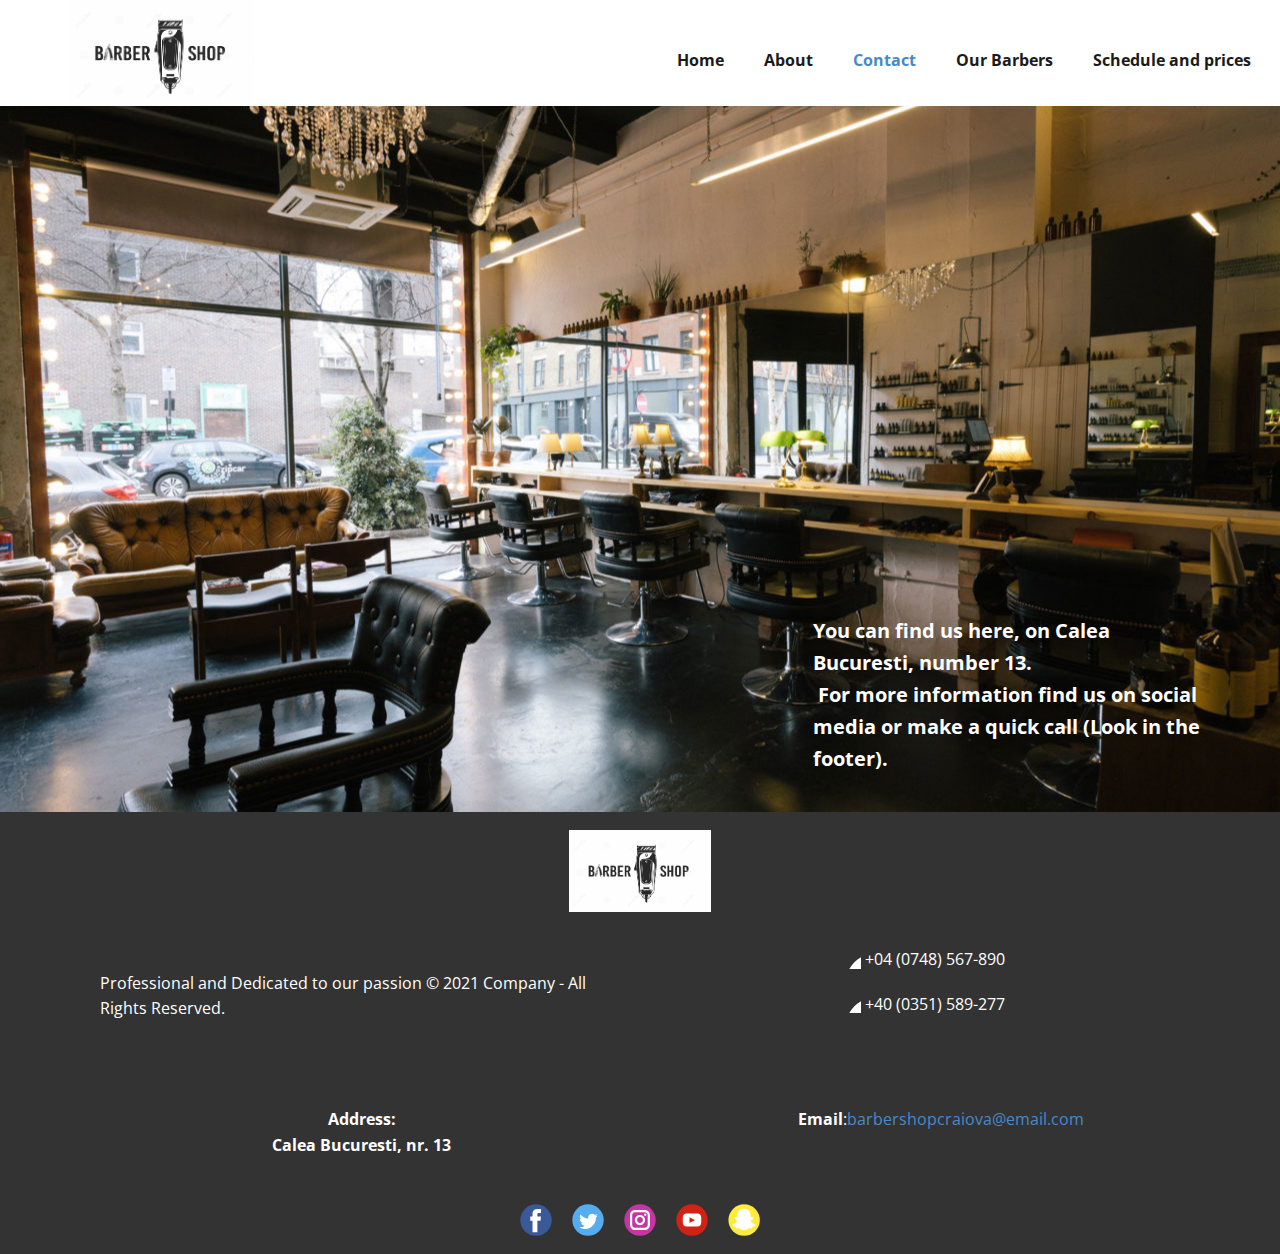
<file: Contact.html>
<!DOCTYPE html>
<html style="font-size: 16px;">
  <head>
    <title>Contact</title>
    <link rel="stylesheet" href="stilizare.css" media="screen">
<link rel="stylesheet" href="Contact.css" media="screen">
    <script class="u-script" type="text/javascript" src="jquery.js" defer=""></script>
    <script class="u-script" type="text/javascript" src="stilizare.js" defer=""></script>
    <link id="u-theme-google-font" rel="stylesheet" href="https://fonts.googleapis.com/css?family=Roboto:100,100i,300,300i,400,400i,500,500i,700,700i,900,900i|Open+Sans:300,300i,400,400i,600,600i,700,700i,800,800i">
    
    
    
    <script type="application/ld+json">{
		"@context": "http://schema.org",
		"@type": "Organization",
		"name": "",
		"url": "index.html",
		"logo": "images/barbershop-logo-razor-blade-barber-clipper1.jpg",
		"sameAs": [
				"#",
				"#",
				"#",
				"#",
				"#"
		]
}</script>
  
  </head>
  <body class="u-body"><header class="u-clearfix u-header u-header" id="sec-ea10"><div class="u-clearfix u-sheet u-sheet-1">
        <a class="u-image u-logo u-image-1" data-image-width="1567" data-image-height="903">
          <img src="images/barbershop-logo-razor-blade-barber-clipper1.jpg" class="u-logo-image u-logo-image-1" data-image-width="184.4567">
        </a>
        <nav class="u-menu u-menu-dropdown u-offcanvas u-menu-1">
          <div class="menu-collapse" style="font-size: 1rem; letter-spacing: 0px; font-weight: 700;">
            <a class="u-button-style u-custom-active-border-color u-custom-active-color u-custom-border u-custom-border-color u-custom-borders u-custom-hover-border-color u-custom-hover-color u-custom-left-right-menu-spacing u-custom-padding-bottom u-custom-text-active-color u-custom-text-color u-custom-text-hover-color u-custom-top-bottom-menu-spacing u-nav-link u-text-active-palette-1-base u-text-hover-palette-2-base" href="#">
              
            </a>
          </div>
          <div class="u-custom-menu u-nav-container">
            <ul class="u-nav u-spacing-20 u-unstyled u-nav-1"><li class="u-nav-item"><a class="u-border-active-palette-1-base u-border-hover-palette-1-base u-button-style u-nav-link u-text-active-palette-1-base u-text-grey-90 u-text-hover-palette-2-base" href="Home.html" style="padding: 10px;">Home</a>
</li><li class="u-nav-item"><a class="u-border-active-palette-1-base u-border-hover-palette-1-base u-button-style u-nav-link u-text-active-palette-1-base u-text-grey-90 u-text-hover-palette-2-base" href="About.html" style="padding: 10px;">About</a>
</li><li class="u-nav-item"><a class="u-border-active-palette-1-base u-border-hover-palette-1-base u-button-style u-nav-link u-text-active-palette-1-base u-text-grey-90 u-text-hover-palette-2-base" href="Contact.html" style="padding: 10px;">Contact</a>
</li><li class="u-nav-item"><a class="u-border-active-palette-1-base u-border-hover-palette-1-base u-button-style u-nav-link u-text-active-palette-1-base u-text-grey-90 u-text-hover-palette-2-base" href="Our-Barbers.html" style="padding: 10px;">Our Barbers</a>
</li><li class="u-nav-item"><a class="u-border-active-palette-1-base u-border-hover-palette-1-base u-button-style u-nav-link u-text-active-palette-1-base u-text-grey-90 u-text-hover-palette-2-base" href="Schedule-and-prices.html" style="padding: 10px;">Schedule and prices</a>
</li></ul>
          </div>
          <div class="u-custom-menu u-nav-container-collapse">
            <div class="u-black u-container-style u-inner-container-layout u-opacity u-opacity-95 u-sidenav">
              <div class="u-sidenav-overflow">
                <div class="u-menu-close"></div>
                <ul class="u-align-center u-nav u-popupmenu-items u-unstyled u-nav-2"><li class="u-nav-item"><a class="u-button-style u-nav-link" href="Home.html" style="padding: 10px;">Home</a>
</li><li class="u-nav-item"><a class="u-button-style u-nav-link" href="About.html" style="padding: 10px;">About</a>
</li><li class="u-nav-item"><a class="u-button-style u-nav-link" href="Contact.html" style="padding: 10px;">Contact</a>
</li><li class="u-nav-item"><a class="u-button-style u-nav-link" href="Our-Barbers.html" style="padding: 10px;">Our Barbers</a>
</li><li class="u-nav-item">
    <a class="u-button-style u-nav-link" href="Schedule-and-prices.html" style="padding: 10px;">Schedule and prices</a>
</li></ul>
              </div>
            </div>
            <div class="u-black u-menu-overlay u-opacity u-opacity-70"></div>
          </div>
        </nav>
      </div></header>
    <section class="u-clearfix u-image u-section-1" id="sec-2e42" data-image-width="1280" data-image-height="853">
      <div class="u-clearfix u-sheet u-sheet-1">
        <p class="u-text u-text-body-alt-color u-text-1">You can find us here, on Calea Bucuresti, number 13.<br>&nbsp;For more information find us on social media or make a quick call (Look in the footer).
        </p>
      </div>
    </section>
    
    
    
    <footer class="u-align-center-sm u-align-center-xs u-clearfix u-footer u-grey-80" id="sec-38d1"><div class="u-clearfix u-sheet u-valign-middle u-sheet-1">
        <a class="u-image u-logo u-image-1" data-image-width="1567" data-image-height="903">
          <img src="images/barbershop-logo-razor-blade-barber-clipper1.jpg" class="u-logo-image u-logo-image-1" data-image-width="143">
        </a>
        <div class="u-clearfix u-layout-wrap u-layout-wrap-1">
          <div class="u-layout">
            <div class="u-layout-col">
              <div class="u-size-30">
                <div class="u-layout-row">
                  <div class="u-container-style u-layout-cell u-size-30 u-layout-cell-1">
                    <div class="u-container-layout u-valign-middle u-container-layout-1">
                      <p class="u-text u-text-1">Professional and Dedicated to our passion&nbsp;©&nbsp;2021&nbsp;Company&nbsp;-&nbsp;All Rights Reserved.</p>
                    </div>
                  </div>
                  <div class="u-align-left u-container-style u-layout-cell u-size-30 u-layout-cell-2">
                    <div class="u-container-layout u-container-layout-2">
                      <a class="u-btn u-button-style u-none u-text-body-alt-color u-btn-1"><span class="u-icon"><svg class="u-svg-content" style="width: 1em; height: 1em;"><path d="M373.333,266.88c-25.003,0-49.493-3.904-72.704-11.563c-11.328-3.904-24.192-0.896-31.637,6.699l-46.016,34.752    c-52.8-28.181-86.592-61.952-114.389-114.368l33.813-44.928c8.512-8.512,11.563-20.971,7.915-32.64    C142.592,81.472,138.667,56.96,138.667,32c0-17.643-14.357-32-32-32H32C14.357,0,0,14.357,0,32    c0,205.845,167.488,373.333,373.333,373.333c17.643,0,32-14.357,32-32V298.88C405.333,281.237,390.976,266.88,373.333,266.88z"></path></svg><img></span>&nbsp;+04 (0748) 567-890
                      </a>
                      <a class="u-active-none u-btn u-btn-rectangle u-button-style u-hover-none u-none u-text-body-alt-color u-btn-2"><span class="u-icon"><svg class="u-svg-content" style="width: 1em; height: 1em;"><path d="M373.333,266.88c-25.003,0-49.493-3.904-72.704-11.563c-11.328-3.904-24.192-0.896-31.637,6.699l-46.016,34.752    c-52.8-28.181-86.592-61.952-114.389-114.368l33.813-44.928c8.512-8.512,11.563-20.971,7.915-32.64    C142.592,81.472,138.667,56.96,138.667,32c0-17.643-14.357-32-32-32H32C14.357,0,0,14.357,0,32    c0,205.845,167.488,373.333,373.333,373.333c17.643,0,32-14.357,32-32V298.88C405.333,281.237,390.976,266.88,373.333,266.88z"></path></svg><img></span>&nbsp;+40 (0351) 589-277
                      </a>
                    </div>
                  </div>
                </div>
              </div>
              <div class="u-size-30">
                <div class="u-layout-row">
                  <div class="u-container-style u-layout-cell u-size-30 u-layout-cell-3">
                    <div class="u-container-layout u-container-layout-3">
                      <p class="u-text u-text-2">&nbsp; &nbsp; &nbsp; &nbsp; &nbsp; &nbsp; &nbsp; &nbsp; &nbsp; &nbsp; &nbsp; &nbsp; &nbsp; &nbsp; &nbsp; &nbsp; &nbsp; &nbsp; &nbsp; &nbsp; &nbsp; &nbsp; &nbsp; &nbsp; &nbsp; &nbsp; &nbsp; &nbsp;<span style="font-weight: 700;"> &nbsp;Address:<br>&nbsp; &nbsp; &nbsp; &nbsp; &nbsp; &nbsp; &nbsp; &nbsp; &nbsp; &nbsp; &nbsp; &nbsp; &nbsp; &nbsp; &nbsp; &nbsp; &nbsp; &nbsp; &nbsp; &nbsp; &nbsp; &nbsp;Calea Bucuresti, nr. 13
                        </span>
                      </p>
                    </div>
                  </div>
                  <div class="u-container-style u-layout-cell u-size-30 u-layout-cell-4">
                    <div class="u-container-layout u-container-layout-4">
                      <p class="u-text u-text-3">&nbsp; &nbsp; &nbsp; &nbsp; &nbsp; &nbsp; &nbsp; &nbsp; &nbsp; &nbsp; &nbsp; &nbsp; &nbsp; &nbsp; &nbsp; &nbsp;<span style="font-weight: 700;"> Email</span>:<a href="mailto:#" class="u-active-none u-border-none u-btn u-button-style u-hover-none u-none u-text-palette-1-base u-btn-3">barbershopcraiova@email.com</a>
                      </p>
                    </div>
                  </div>
                </div>
              </div>
            </div>
          </div>
        </div>
        <div class="u-social-icons u-spacing-20 u-social-icons-1">
          <a class="u-social-url" title="facebook" target="_blank" href="#"><span class="u-icon u-icon-circle u-social-facebook u-social-icon u-icon-3"><svg class="u-svg-link" preserveAspectRatio="xMidYMin slice" viewBox="0 0 112 112" style=""><use xmlns:xlink="http://www.w3.org/1999/xlink" xlink:href="#svg-6a27"></use></svg><svg class="u-svg-content" id="svg-6a27"><circle fill="currentColor" cx="56.1" cy="56.1" r="55"></circle><path fill="#FFFFFF" d="M73.5,31.6h-9.1c-1.4,0-3.6,0.8-3.6,3.9v8.5h12.6L72,58.3H60.8v40.8H43.9V58.3h-8V43.9h8v-9.2
            c0-6.7,3.1-17,17-17h12.5v13.9H73.5z"></path></svg></span>
          </a>
          <a class="u-social-url" title="twitter" target="_blank" href="#"><span class="u-icon u-icon-circle u-social-icon u-social-twitter u-icon-4"><svg class="u-svg-link" preserveAspectRatio="xMidYMin slice" viewBox="0 0 112 112" style=""><use xmlns:xlink="http://www.w3.org/1999/xlink" xlink:href="#svg-791c"></use></svg><svg class="u-svg-content" id="svg-791c"><circle fill="currentColor" class="st0" cx="56.1" cy="56.1" r="55"></circle><path fill="#FFFFFF" d="M83.8,47.3c0,0.6,0,1.2,0,1.7c0,17.7-13.5,38.2-38.2,38.2C38,87.2,31,85,25,81.2c1,0.1,2.1,0.2,3.2,0.2
            c6.3,0,12.1-2.1,16.7-5.7c-5.9-0.1-10.8-4-12.5-9.3c0.8,0.2,1.7,0.2,2.5,0.2c1.2,0,2.4-0.2,3.5-0.5c-6.1-1.2-10.8-6.7-10.8-13.1
            c0-0.1,0-0.1,0-0.2c1.8,1,3.9,1.6,6.1,1.7c-3.6-2.4-6-6.5-6-11.2c0-2.5,0.7-4.8,1.8-6.7c6.6,8.1,16.5,13.5,27.6,14
            c-0.2-1-0.3-2-0.3-3.1c0-7.4,6-13.4,13.4-13.4c3.9,0,7.3,1.6,9.8,4.2c3.1-0.6,5.9-1.7,8.5-3.3c-1,3.1-3.1,5.8-5.9,7.4
            c2.7-0.3,5.3-1,7.7-2.1C88.7,43,86.4,45.4,83.8,47.3z"></path></svg></span>
          </a>
          <a class="u-social-url" title="instagram" target="_blank" href="#"><span class="u-icon u-icon-circle u-social-icon u-social-instagram u-icon-5"><svg class="u-svg-link" preserveAspectRatio="xMidYMin slice" viewBox="0 0 112 112" style=""><use xmlns:xlink="http://www.w3.org/1999/xlink" xlink:href="#svg-a700"></use></svg><svg class="u-svg-content" id="svg-a700"><circle fill="currentColor" cx="56.1" cy="56.1" r="55"></circle><path fill="#FFFFFF" d="M55.9,38.2c-9.9,0-17.9,8-17.9,17.9C38,66,46,74,55.9,74c9.9,0,17.9-8,17.9-17.9C73.8,46.2,65.8,38.2,55.9,38.2
            z M55.9,66.4c-5.7,0-10.3-4.6-10.3-10.3c-0.1-5.7,4.6-10.3,10.3-10.3c5.7,0,10.3,4.6,10.3,10.3C66.2,61.8,61.6,66.4,55.9,66.4z"></path><path fill="#FFFFFF" d="M74.3,33.5c-2.3,0-4.2,1.9-4.2,4.2s1.9,4.2,4.2,4.2s4.2-1.9,4.2-4.2S76.6,33.5,74.3,33.5z"></path><path fill="#FFFFFF" d="M73.1,21.3H38.6c-9.7,0-17.5,7.9-17.5,17.5v34.5c0,9.7,7.9,17.6,17.5,17.6h34.5c9.7,0,17.5-7.9,17.5-17.5V38.8
            C90.6,29.1,82.7,21.3,73.1,21.3z M83,73.3c0,5.5-4.5,9.9-9.9,9.9H38.6c-5.5,0-9.9-4.5-9.9-9.9V38.8c0-5.5,4.5-9.9,9.9-9.9h34.5
            c5.5,0,9.9,4.5,9.9,9.9V73.3z"></path></svg></span>
          </a>
          <a class="u-social-url" target="_blank" title="YouTube" href="#"><span class="u-icon u-icon-circle u-social-icon u-social-youtube u-icon-6"><svg class="u-svg-link" preserveAspectRatio="xMidYMin slice" viewBox="0 0 112 112" style=""><use xmlns:xlink="http://www.w3.org/1999/xlink" xlink:href="#svg-17df"></use></svg><svg class="u-svg-content" id="svg-17df"><circle fill="currentColor" cx="56.1" cy="56.1" r="55"></circle><path fill="#FFFFFF" d="M74.9,33.3H37.3c-7.4,0-13.4,6-13.4,13.4v18.8c0,7.4,6,13.4,13.4,13.4h37.6c7.4,0,13.4-6,13.4-13.4V46.7 C88.3,39.3,82.3,33.3,74.9,33.3L74.9,33.3z M65.9,57l-17.6,8.4c-0.5,0.2-1-0.1-1-0.6V47.5c0-0.5,0.6-0.9,1-0.6l17.6,8.9 C66.4,56,66.4,56.8,65.9,57L65.9,57z"></path></svg></span>
          </a>
          <a class="u-social-url" target="_blank" title="Snapchat" href="#"><span class="u-icon u-icon-circle u-social-icon u-social-snapchat u-icon-7"><svg class="u-svg-link" preserveAspectRatio="xMidYMin slice" viewBox="0 0 112 112" style=""><use xmlns:xlink="http://www.w3.org/1999/xlink" xlink:href="#svg-eccc"></use></svg><svg class="u-svg-content" id="svg-eccc"><circle fill="#FFEB3B" cx="56.5" cy="56.1" r="55"></circle><path fill="#FFFFFF" d="M92.5,71.8c-10.2-1.7-14.7-12.2-14.9-12.7c0,0,0-0.1,0-0.1c-0.5-1.1-0.6-1.9-0.4-2.6c0.6-1.3,2.7-2,4.1-2.4
	c0.4-0.1,0.8-0.3,1.1-0.4c1.4-0.6,2.4-1.2,3-1.8c0.8-0.8,0.9-1.6,0.9-2.1c0-1.2-1-2.3-2.4-2.9c-0.5-0.2-1.1-0.3-1.7-0.3
	c-0.4,0-1,0.1-1.5,0.3c-1.2,0.6-2.3,0.9-3.2,0.9c-0.5,0-0.8-0.1-1-0.2c0-0.5,0.1-1,0.1-1.5l0-0.2c0.3-5.2,0.7-11.7-1-15.5
	c-1.2-2.6-2.7-4.9-4.7-6.7c-1.6-1.5-3.5-2.8-5.6-3.7c-3.6-1.6-7-1.9-8.7-1.9h0c-0.1,0-0.1,0-0.2,0c-0.5,0-1.2,0-1.3,0
	c-1.7,0-5.1,0.2-8.7,1.9c-2.1,0.9-3.9,2.2-5.5,3.7c-1.9,1.8-3.5,4.1-4.6,6.7c-1.7,3.8-1.3,10.3-1,15.5v0c0,0.6,0.1,1.1,0.1,1.7
	c-0.2,0.1-0.7,0.2-1.2,0.2c-1,0-2.1-0.3-3.4-0.9c-0.4-0.2-0.8-0.3-1.3-0.3c-0.8,0-1.6,0.2-2.3,0.6c-0.9,0.5-1.5,1.3-1.6,2.1
	c-0.1,0.5-0.1,1.6,1.1,2.7c0.7,0.6,1.6,1.1,2.8,1.6c0.3,0.1,0.7,0.2,1.1,0.4c1.4,0.5,3.5,1.1,4.1,2.4c0.3,0.7,0.2,1.5-0.4,2.6
	c0,0,0,0.1,0,0.1c-0.1,0.3-1.3,3.1-3.8,6c-1.4,1.7-3,3-4.6,4.1c-2,1.3-4.2,2.2-6.5,2.5c-0.9,0.1-1.5,1-1.5,1.9
	c0,0.3,0.1,0.5,0.2,0.8v0c0.4,0.9,1.2,1.6,2.6,2.2c1.7,0.8,4.2,1.4,7.4,2c0.2,0.3,0.3,1.1,0.5,1.7c0.1,0.6,0.3,1.2,0.4,1.8
	c0.2,0.7,0.7,1.5,2,1.5c0.5,0,1.1-0.1,1.7-0.2c1-0.2,2.3-0.5,4-0.5c0.9,0,1.9,0.1,2.9,0.2c1.9,0.3,3.5,1.5,5.3,2.8
	c2.7,1.9,5.8,4.1,10.5,4.1c0.1,0,0.3,0,0.4,0c0.2,0,0.3,0,0.5,0c4.7,0,7.8-2.2,10.5-4.1l0,0c1.9-1.3,3.5-2.5,5.3-2.8
	c1-0.2,1.9-0.2,2.9-0.2c1.6,0,2.9,0.2,4,0.4c0.7,0.1,1.3,0.2,1.7,0.2h0h0c1,0,1.7-0.5,2-1.5c0.2-0.6,0.3-1.2,0.4-1.8
	c0.1-0.5,0.3-1.3,0.5-1.6c3.3-0.5,5.8-1.2,7.4-2c1.4-0.6,2.2-1.4,2.6-2.2c0.1-0.3,0.2-0.5,0.2-0.8C94,72.7,93.4,71.9,92.5,71.8z"></path><path d="M56.5,92c-0.2,0-0.4,0-0.5,0c-0.1,0-0.3,0-0.4,0c-5.3,0-8.8-2.5-11.7-4.5c-1.7-1.2-3.1-2.2-4.5-2.4
	c-0.9-0.1-1.7-0.2-2.5-0.2c-1.5,0-2.6,0.2-3.6,0.4l-0.1,0c-0.7,0.1-1.4,0.3-2.1,0.3c-1.9,0-3.4-1.1-4-2.9c-0.2-0.7-0.3-1.4-0.5-1.9
	c0-0.1,0-0.2-0.1-0.3c-2.8-0.5-5.1-1.2-6.7-1.9c-1.8-0.9-3-1.9-3.6-3.3l-0.2-0.4c-0.1-0.3-0.2-0.7-0.2-1c-0.1-1.9,1.2-3.6,3.2-4
	c2-0.3,3.9-1.1,5.7-2.3c1.5-1,2.9-2.2,4.2-3.7c2.1-2.4,3.2-4.8,3.5-5.4l0.1-0.2c0.3-0.6,0.3-0.9,0.3-1c-0.3-0.5-2.2-1.1-2.8-1.3
	l-0.1,0c-0.4-0.1-0.8-0.3-1.1-0.4c-1.4-0.6-2.6-1.3-3.4-2c-1.4-1.3-2-2.9-1.7-4.5c0.3-1.4,1.2-2.6,2.6-3.4c1.7-1,3.8-1.2,5.4-0.5
	c0.7,0.3,1.2,0.5,1.7,0.6c-0.3-5.4-0.7-11.9,1.2-16.1c1.3-2.9,3-5.3,5.1-7.3c1.8-1.7,3.8-3.1,6.1-4.1c4-1.8,7.7-2,9.5-2l1.5,0
	c1.9,0,5.5,0.3,9.5,2c2.3,1,4.3,2.4,6.1,4.1c2.1,2,3.8,4.5,5.1,7.4c1.9,4.2,1.5,10.7,1.2,16c0.4-0.1,0.8-0.3,1.2-0.5
	c1.4-0.7,3.3-0.7,4.8,0c2.2,0.8,3.6,2.6,3.7,4.7c0,1.3-0.5,2.5-1.5,3.5c-0.9,0.9-2.1,1.6-3.7,2.3c-0.4,0.1-0.8,0.3-1.2,0.4
	c-0.6,0.2-2.6,0.8-2.9,1.3c0,0,0,0.3,0.3,0.8l0.1,0.2c0.1,0.2,4.3,10,13.4,11.5c1.9,0.3,3.3,2,3.2,4c0,0.5-0.1,1-0.4,1.5
	c-0.6,1.3-1.7,2.4-3.6,3.2c-1.6,0.8-3.8,1.4-6.7,1.9c0,0.1,0,0.2-0.1,0.3c-0.1,0.6-0.3,1.3-0.5,1.9c-0.5,1.8-2,2.9-3.9,2.9
	c-0.7,0-1.3-0.1-2.2-0.3c-1.2-0.2-2.3-0.4-3.6-0.4c-0.8,0-1.7,0.1-2.5,0.2c-1.4,0.2-2.7,1.1-4.3,2.3l-0.2,0.1
	C65.3,89.5,61.8,92,56.5,92z M55.9,88l0.1,0c0.1,0,0.3,0,0.4,0c3.9,0,6.6-1.8,9.1-3.6l0.2-0.2c2-1.4,3.8-2.7,6.2-3.1
	c1.1-0.2,2.1-0.3,3.2-0.3c1.8,0,3.1,0.2,4.4,0.5c0.6,0.1,1.1,0.2,1.4,0.2l0.2,0c0.1-0.6,0.2-1.1,0.4-1.7c0.2-1,0.4-1.7,0.6-2.1
	l0.5-0.9l1-0.2c3.1-0.5,5.4-1.1,6.9-1.8c1.1-0.5,1.4-0.9,1.5-1.1C81.1,71.7,76.2,61,75.8,60l0-0.1c-0.8-1.6-0.9-3-0.4-4.3
	c0.9-2.2,3.6-3,5.3-3.6c0.4-0.1,0.7-0.2,1-0.3c1.1-0.4,1.9-0.9,2.3-1.4c0.3-0.3,0.4-0.6,0.4-0.7c0-0.4-0.5-0.8-1.1-1
	c-0.6-0.3-1.3-0.2-1.7-0.1c-1.4,0.7-2.8,1-3.9,1.1l-0.1,0l-0.1,0c-0.7,0-1.2-0.2-1.8-0.4l-1.3-0.6l0.2-3.1
	c0.3-4.7,0.7-11.2-0.8-14.6c-1.1-2.4-2.5-4.4-4.2-6.1c-1.4-1.4-3.1-2.5-5-3.3c-3.3-1.5-6.3-1.7-7.9-1.7l-1.5,0
	c-1.5,0-4.6,0.2-7.9,1.7c-1.9,0.8-3.5,1.9-5,3.3c-1.7,1.7-3.1,3.7-4.2,6.1c-1.5,3.4-1.1,9.6-0.8,14.5l0.2,3.1l-1.3,0.6
	c-1.6,0.7-3.8,0.5-6.3-0.7c-0.3-0.2-1.1,0-1.7,0.3c-0.4,0.2-0.6,0.5-0.7,0.7c0,0.2,0.1,0.5,0.5,0.8c0.3,0.3,1,0.8,2.2,1.3
	c0.3,0.1,0.6,0.2,0.9,0.3l0.1,0c1.8,0.6,4.4,1.4,5.3,3.6c0.5,1.2,0.4,2.6-0.4,4.2l0,0.1c-0.3,0.8-1.6,3.5-4.1,6.5
	c-1.5,1.8-3.2,3.3-5,4.5c-2.2,1.4-4.5,2.4-7,2.8c0.1,0.2,0.5,0.6,1.6,1.1c1.5,0.7,3.9,1.3,6.9,1.8l1,0.2l0.5,0.9
	c0.3,0.5,0.4,1.2,0.6,2.1c0.1,0.6,0.2,1.1,0.4,1.7c0,0,0,0,0,0.1c0.2,0,0.8-0.1,1.4-0.2c1.1-0.2,2.6-0.5,4.4-0.5
	c1,0,2.1,0.1,3.2,0.3c2.3,0.4,4.2,1.7,6.2,3.1c2.6,1.8,5.3,3.8,9.3,3.8c0.1,0,0.2,0,0.2,0L55.9,88z"></path></svg></span>
          </a>
        </div>
      </div></footer>
    
  </body>
</html>
</file>
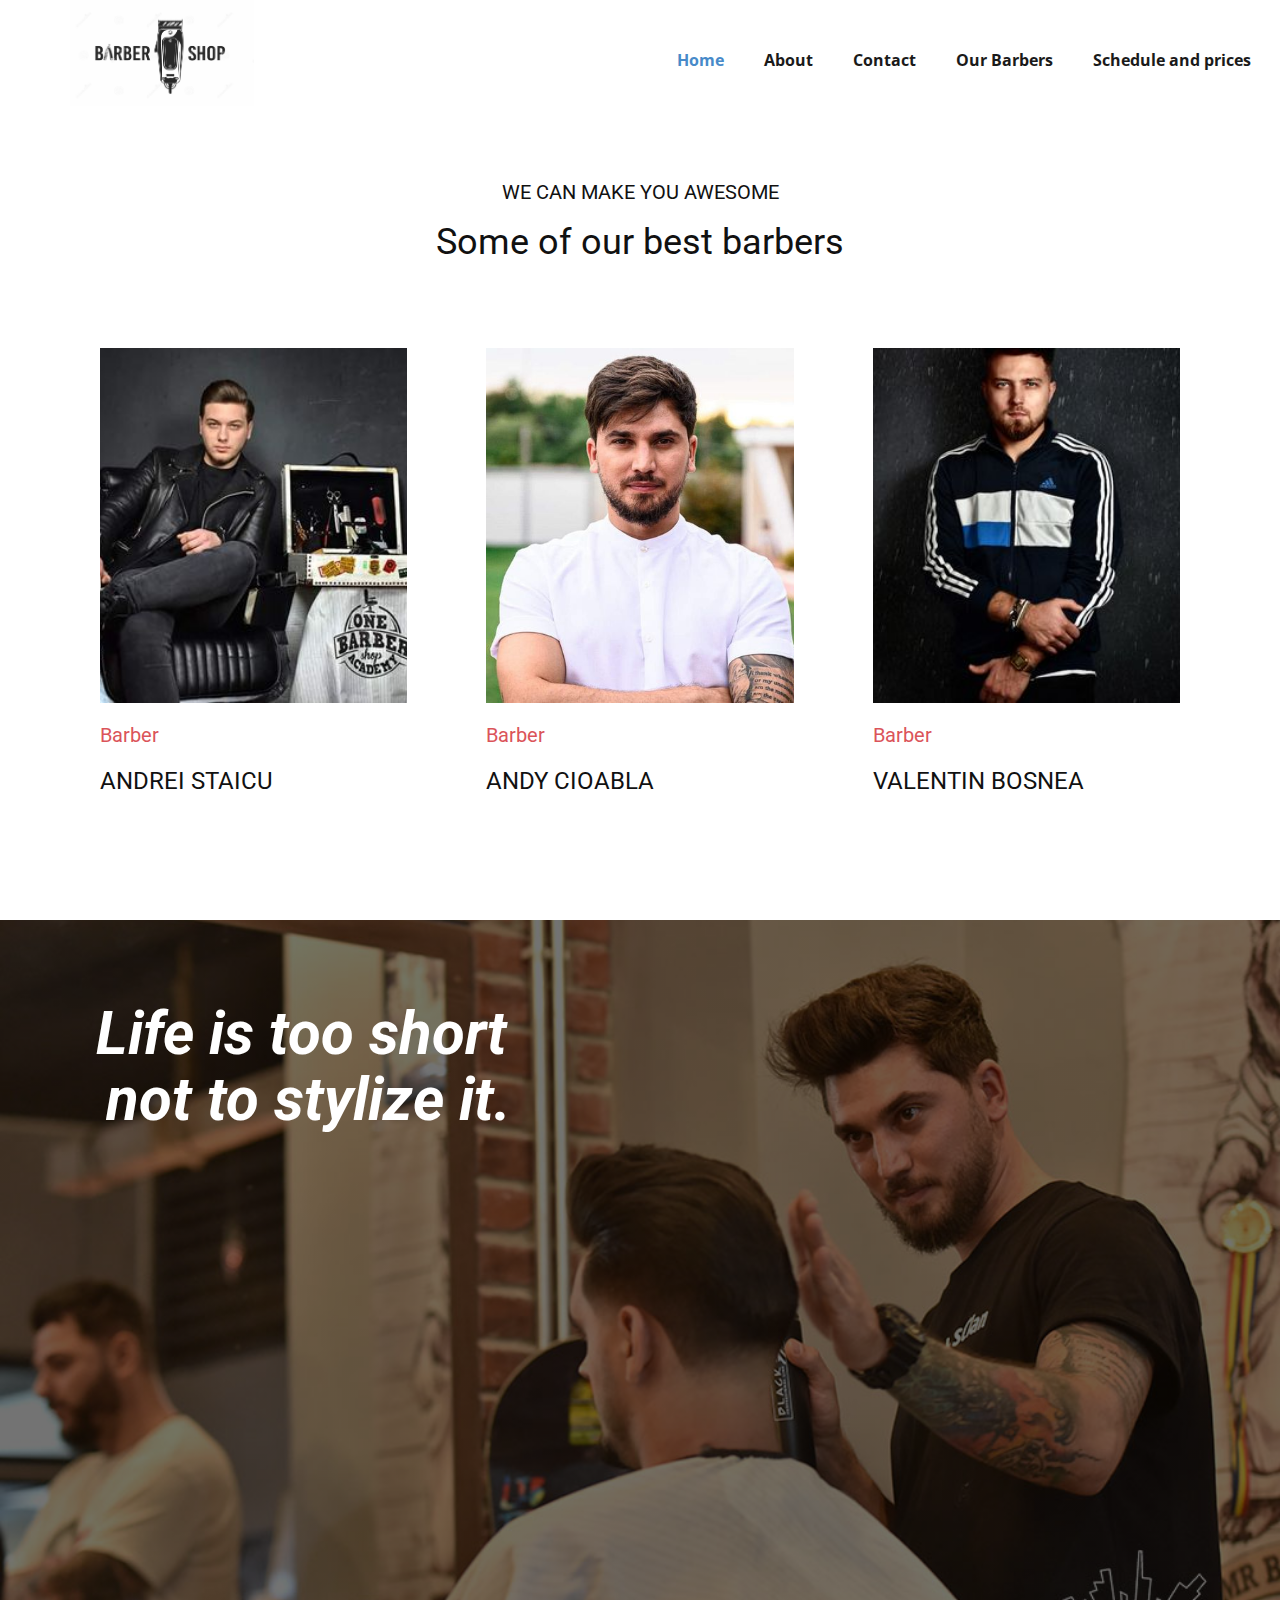
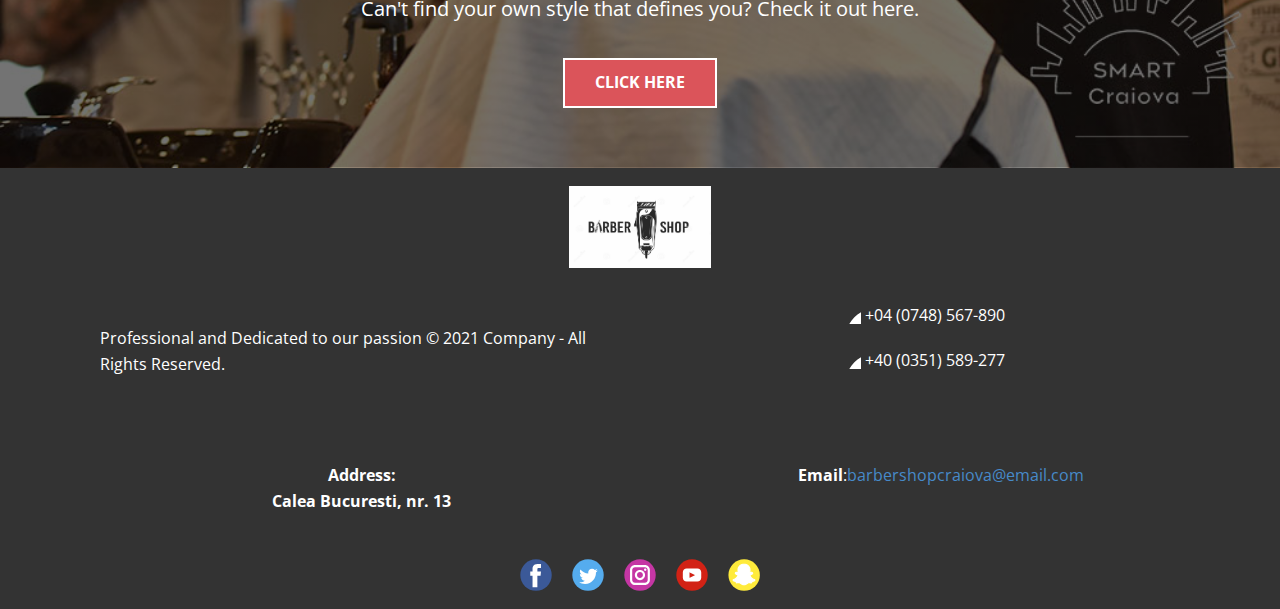
<file: Home.html>
<!DOCTYPE html>
<html style="font-size: 16px;">
  <head>
    <title>Home</title>
    <link rel="stylesheet" href="stilizare.css" media="screen">
<link rel="stylesheet" href="Home.css" media="screen">
    <script class="u-script" type="text/javascript" src="jquery.js" defer=""></script>
    <script class="u-script" type="text/javascript" src="stilizare.js" defer=""></script>

    <link id="u-theme-google-font" rel="stylesheet" href="https://fonts.googleapis.com/css?family=Roboto:100,100i,300,300i,400,400i,500,500i,700,700i,900,900i|Open+Sans:300,300i,400,400i,600,600i,700,700i,800,800i">
    
    
    
    
    <script type="application/ld+json">{
		"@context": "http://schema.org",
		"@type": "Organization",
		"name": "",
		"url": "index.html",
		"logo": "images/barbershop-logo-razor-blade-barber-clipper1.jpg",
		"sameAs": [
				"#",
				"#",
				"#",
				"#",
				"#"
		]
}</script>
  
  </head>
  <body class="u-body"><header class="u-clearfix u-header u-header" id="sec-ea10"><div class="u-clearfix u-sheet u-sheet-1">
        <a class="u-image u-logo u-image-1" data-image-width="1567" data-image-height="903">
          <img src="images/barbershop-logo-razor-blade-barber-clipper1.jpg" class="u-logo-image u-logo-image-1" data-image-width="184.4567">
        </a>
        <nav class="u-menu u-menu-dropdown u-offcanvas u-menu-1">
          <div class="menu-collapse" style="font-size: 1rem; letter-spacing: 0px; font-weight: 700;">
            <a class="u-button-style u-custom-active-border-color u-custom-active-color u-custom-border u-custom-border-color u-custom-borders u-custom-hover-border-color u-custom-hover-color u-custom-left-right-menu-spacing u-custom-padding-bottom u-custom-text-active-color u-custom-text-color u-custom-text-hover-color u-custom-top-bottom-menu-spacing u-nav-link u-text-active-palette-1-base u-text-hover-palette-2-base" href="#">
              
            </a>
          </div>
          <div class="u-custom-menu u-nav-container">
            <ul class="u-nav u-spacing-20 u-unstyled u-nav-1"><li class="u-nav-item"><a class="u-border-active-palette-1-base u-border-hover-palette-1-base u-button-style u-nav-link u-text-active-palette-1-base u-text-grey-90 u-text-hover-palette-2-base" href="Home.html" style="padding: 10px;">Home</a>
</li><li class="u-nav-item"><a class="u-border-active-palette-1-base u-border-hover-palette-1-base u-button-style u-nav-link u-text-active-palette-1-base u-text-grey-90 u-text-hover-palette-2-base" href="About.html" style="padding: 10px;">About</a>
</li><li class="u-nav-item"><a class="u-border-active-palette-1-base u-border-hover-palette-1-base u-button-style u-nav-link u-text-active-palette-1-base u-text-grey-90 u-text-hover-palette-2-base" href="Contact.html" style="padding: 10px;">Contact</a>
</li><li class="u-nav-item"><a class="u-border-active-palette-1-base u-border-hover-palette-1-base u-button-style u-nav-link u-text-active-palette-1-base u-text-grey-90 u-text-hover-palette-2-base" href="Our-Barbers.html" style="padding: 10px;">Our Barbers</a>
</li><li class="u-nav-item"><a class="u-border-active-palette-1-base u-border-hover-palette-1-base u-button-style u-nav-link u-text-active-palette-1-base u-text-grey-90 u-text-hover-palette-2-base" href="Schedule-and-prices.html" style="padding: 10px;">Schedule and prices</a>
</li></ul>
          </div>
          <div class="u-custom-menu u-nav-container-collapse">
            <div class="u-black u-container-style u-inner-container-layout u-opacity u-opacity-95 u-sidenav">
              <div class="u-sidenav-overflow">
                <div class="u-menu-close"></div>
                <ul class="u-align-center u-nav u-popupmenu-items u-unstyled u-nav-2"><li class="u-nav-item"><a class="u-button-style u-nav-link" href="Home.html" style="padding: 10px;">Home</a>
</li><li class="u-nav-item"><a class="u-button-style u-nav-link" href="About.html" style="padding: 10px;">About</a>
</li><li class="u-nav-item"><a class="u-button-style u-nav-link" href="Contact.html" style="padding: 10px;">Contact</a>
</li><li class="u-nav-item"><a class="u-button-style u-nav-link" href="Our-Barbers.html" style="padding: 10px;">Our Barbers</a>
</li><li class="u-nav-item">
    <a class="u-button-style u-nav-link" href="Schedule-and-prices.html" style="padding: 10px;">Schedule and prices</a>
</li></ul>
              </div>
            </div>
            <div class="u-black u-menu-overlay u-opacity u-opacity-70"></div>
          </div>
        </nav>
      </div></header>
    <section class="u-align-center u-clearfix u-white u-section-1" id="carousel_f413">
      <div class="u-clearfix u-sheet u-valign-middle u-sheet-1">
        <h5 class="u-text u-text-1">WE CAN MAKE YOU AWESOME</h5>
        <h2 class="u-text u-text-2">Some of our best barbers</h2>
        <div class="u-expanded-width u-list u-repeater u-list-1">
          <div class="u-align-center u-container-style u-list-item u-repeater-item u-white u-list-item-1">
            <div class="u-container-layout u-similar-container u-valign-top u-container-layout-1">
              <img alt="" class="u-expanded-width u-image u-image-default u-image-1" src="images/5c9a407bd7b13c1ac94480e4.jpg" data-image-width="300" data-image-height="300">
              <h5 class="u-align-left u-text u-text-palette-2-base u-text-3">Barber</h5>
              <h4 class="u-align-left u-text u-text-4">Andrei Staicu</h4>
            </div>
          </div>
          <div class="u-align-center u-container-style u-list-item u-repeater-item u-white u-list-item-2">
            <div class="u-container-layout u-similar-container u-valign-top u-container-layout-2">
              <img alt="" class="u-expanded-width u-image u-image-default u-image-2" src="images/5d66fd50a974d155e41d91cd.jpg" data-image-width="500" data-image-height="500">
              <h5 class="u-align-left u-text u-text-palette-2-base u-text-5">Barber</h5>
              <h4 class="u-align-left u-text u-text-6">Andy Cioabla</h4>
            </div>
          </div>
          <div class="u-align-center u-container-style u-list-item u-repeater-item u-white u-list-item-3">
            <div class="u-container-layout u-similar-container u-valign-top u-container-layout-3">
              <img alt="" class="u-expanded-width u-image u-image-default u-image-3" src="images/5c5bcef6ab5556499e5e0212.jpg" data-image-width="300" data-image-height="300">
              <h5 class="u-align-left u-text u-text-palette-2-base u-text-7">Barber</h5>
              <h4 class="u-align-left u-text u-text-8">Valentin Bosnea</h4>
            </div>
          </div>
        </div>
      </div>
    </section>
    <section class="u-align-center u-clearfix u-image u-shading u-section-2" src="" data-image-width="1000" data-image-height="668" id="sec-e53f">
      <div class="u-clearfix u-sheet u-sheet-1">
        <h1 class="u-text u-text-white u-title u-text-1">Life is too short&nbsp;<br>not to stylize it​.
        </h1>
        <p class="u-large-text u-text u-text-variant u-text-2">Can't find your own style that defines you? Check it out here.</p>
        <a href="Schedule-and-prices.html" data-page-id="1327603265" class="u-border-2 u-border-white u-btn u-button-style u-palette-2-base u-btn-1">Click here</a>
      </div>
    </section>
    
    
    
    <footer class="u-align-center-sm u-align-center-xs u-clearfix u-footer u-grey-80" id="sec-38d1"><div class="u-clearfix u-sheet u-valign-middle u-sheet-1">
        <a class="u-image u-logo u-image-1" data-image-width="1567" data-image-height="903">
          <img src="images/barbershop-logo-razor-blade-barber-clipper1.jpg" class="u-logo-image u-logo-image-1" data-image-width="143">
        </a>
        <div class="u-clearfix u-layout-wrap u-layout-wrap-1">
          <div class="u-layout">
            <div class="u-layout-col">
              <div class="u-size-30">
                <div class="u-layout-row">
                  <div class="u-container-style u-layout-cell u-size-30 u-layout-cell-1">
                    <div class="u-container-layout u-valign-middle u-container-layout-1">
                      <p class="u-text u-text-1">Professional and Dedicated to our passion&nbsp;©&nbsp;2021&nbsp;Company&nbsp;-&nbsp;All Rights Reserved.</p>
                    </div>
                  </div>
                  <div class="u-align-left u-container-style u-layout-cell u-size-30 u-layout-cell-2">
                    <div class="u-container-layout u-container-layout-2">
                      <a class="u-btn u-button-style u-none u-text-body-alt-color u-btn-1"><span class="u-icon"><svg class="u-svg-content" style="width: 1em; height: 1em;"><path d="M373.333,266.88c-25.003,0-49.493-3.904-72.704-11.563c-11.328-3.904-24.192-0.896-31.637,6.699l-46.016,34.752    c-52.8-28.181-86.592-61.952-114.389-114.368l33.813-44.928c8.512-8.512,11.563-20.971,7.915-32.64    C142.592,81.472,138.667,56.96,138.667,32c0-17.643-14.357-32-32-32H32C14.357,0,0,14.357,0,32    c0,205.845,167.488,373.333,373.333,373.333c17.643,0,32-14.357,32-32V298.88C405.333,281.237,390.976,266.88,373.333,266.88z"></path></svg><img></span>&nbsp;+04 (0748) 567-890
                      </a>
                      <a class="u-active-none u-btn u-btn-rectangle u-button-style u-hover-none u-none u-text-body-alt-color u-btn-2"><span class="u-icon"><svg class="u-svg-content" style="width: 1em; height: 1em;"><path d="M373.333,266.88c-25.003,0-49.493-3.904-72.704-11.563c-11.328-3.904-24.192-0.896-31.637,6.699l-46.016,34.752    c-52.8-28.181-86.592-61.952-114.389-114.368l33.813-44.928c8.512-8.512,11.563-20.971,7.915-32.64    C142.592,81.472,138.667,56.96,138.667,32c0-17.643-14.357-32-32-32H32C14.357,0,0,14.357,0,32    c0,205.845,167.488,373.333,373.333,373.333c17.643,0,32-14.357,32-32V298.88C405.333,281.237,390.976,266.88,373.333,266.88z"></path></svg><img></span>&nbsp;+40 (0351) 589-277
                      </a>
                    </div>
                  </div>
                </div>
              </div>
              <div class="u-size-30">
                <div class="u-layout-row">
                  <div class="u-container-style u-layout-cell u-size-30 u-layout-cell-3">
                    <div class="u-container-layout u-container-layout-3">
                      <p class="u-text u-text-2">&nbsp; &nbsp; &nbsp; &nbsp; &nbsp; &nbsp; &nbsp; &nbsp; &nbsp; &nbsp; &nbsp; &nbsp; &nbsp; &nbsp; &nbsp; &nbsp; &nbsp; &nbsp; &nbsp; &nbsp; &nbsp; &nbsp; &nbsp; &nbsp; &nbsp; &nbsp; &nbsp; &nbsp;<span style="font-weight: 700;"> &nbsp;Address:<br>&nbsp; &nbsp; &nbsp; &nbsp; &nbsp; &nbsp; &nbsp; &nbsp; &nbsp; &nbsp; &nbsp; &nbsp; &nbsp; &nbsp; &nbsp; &nbsp; &nbsp; &nbsp; &nbsp; &nbsp; &nbsp; &nbsp;Calea Bucuresti, nr. 13
                        </span>
                      </p>
                    </div>
                  </div>
                  <div class="u-container-style u-layout-cell u-size-30 u-layout-cell-4">
                    <div class="u-container-layout u-container-layout-4">
                      <p class="u-text u-text-3">&nbsp; &nbsp; &nbsp; &nbsp; &nbsp; &nbsp; &nbsp; &nbsp; &nbsp; &nbsp; &nbsp; &nbsp; &nbsp; &nbsp; &nbsp; &nbsp;<span style="font-weight: 700;"> Email</span>:<a href="mailto:#" class="u-active-none u-border-none u-btn u-button-style u-hover-none u-none u-text-palette-1-base u-btn-3">barbershopcraiova@email.com</a>
                      </p>
                    </div>
                  </div>
                </div>
              </div>
            </div>
          </div>
        </div>
        <div class="u-social-icons u-spacing-20 u-social-icons-1">
          <a class="u-social-url" title="facebook" target="_blank" href="#"><span class="u-icon u-icon-circle u-social-facebook u-social-icon u-icon-3"><svg class="u-svg-link" preserveAspectRatio="xMidYMin slice" viewBox="0 0 112 112" style=""><use xmlns:xlink="http://www.w3.org/1999/xlink" xlink:href="#svg-6a27"></use></svg><svg class="u-svg-content" id="svg-6a27"><circle fill="currentColor" cx="56.1" cy="56.1" r="55"></circle><path fill="#FFFFFF" d="M73.5,31.6h-9.1c-1.4,0-3.6,0.8-3.6,3.9v8.5h12.6L72,58.3H60.8v40.8H43.9V58.3h-8V43.9h8v-9.2
            c0-6.7,3.1-17,17-17h12.5v13.9H73.5z"></path></svg></span>
          </a>
          <a class="u-social-url" title="twitter" target="_blank" href="#"><span class="u-icon u-icon-circle u-social-icon u-social-twitter u-icon-4"><svg class="u-svg-link" preserveAspectRatio="xMidYMin slice" viewBox="0 0 112 112" style=""><use xmlns:xlink="http://www.w3.org/1999/xlink" xlink:href="#svg-791c"></use></svg><svg class="u-svg-content" id="svg-791c"><circle fill="currentColor" class="st0" cx="56.1" cy="56.1" r="55"></circle><path fill="#FFFFFF" d="M83.8,47.3c0,0.6,0,1.2,0,1.7c0,17.7-13.5,38.2-38.2,38.2C38,87.2,31,85,25,81.2c1,0.1,2.1,0.2,3.2,0.2
            c6.3,0,12.1-2.1,16.7-5.7c-5.9-0.1-10.8-4-12.5-9.3c0.8,0.2,1.7,0.2,2.5,0.2c1.2,0,2.4-0.2,3.5-0.5c-6.1-1.2-10.8-6.7-10.8-13.1
            c0-0.1,0-0.1,0-0.2c1.8,1,3.9,1.6,6.1,1.7c-3.6-2.4-6-6.5-6-11.2c0-2.5,0.7-4.8,1.8-6.7c6.6,8.1,16.5,13.5,27.6,14
            c-0.2-1-0.3-2-0.3-3.1c0-7.4,6-13.4,13.4-13.4c3.9,0,7.3,1.6,9.8,4.2c3.1-0.6,5.9-1.7,8.5-3.3c-1,3.1-3.1,5.8-5.9,7.4
            c2.7-0.3,5.3-1,7.7-2.1C88.7,43,86.4,45.4,83.8,47.3z"></path></svg></span>
          </a>
          <a class="u-social-url" title="instagram" target="_blank" href="#"><span class="u-icon u-icon-circle u-social-icon u-social-instagram u-icon-5"><svg class="u-svg-link" preserveAspectRatio="xMidYMin slice" viewBox="0 0 112 112" style=""><use xmlns:xlink="http://www.w3.org/1999/xlink" xlink:href="#svg-a700"></use></svg><svg class="u-svg-content" id="svg-a700"><circle fill="currentColor" cx="56.1" cy="56.1" r="55"></circle><path fill="#FFFFFF" d="M55.9,38.2c-9.9,0-17.9,8-17.9,17.9C38,66,46,74,55.9,74c9.9,0,17.9-8,17.9-17.9C73.8,46.2,65.8,38.2,55.9,38.2
            z M55.9,66.4c-5.7,0-10.3-4.6-10.3-10.3c-0.1-5.7,4.6-10.3,10.3-10.3c5.7,0,10.3,4.6,10.3,10.3C66.2,61.8,61.6,66.4,55.9,66.4z"></path><path fill="#FFFFFF" d="M74.3,33.5c-2.3,0-4.2,1.9-4.2,4.2s1.9,4.2,4.2,4.2s4.2-1.9,4.2-4.2S76.6,33.5,74.3,33.5z"></path><path fill="#FFFFFF" d="M73.1,21.3H38.6c-9.7,0-17.5,7.9-17.5,17.5v34.5c0,9.7,7.9,17.6,17.5,17.6h34.5c9.7,0,17.5-7.9,17.5-17.5V38.8
            C90.6,29.1,82.7,21.3,73.1,21.3z M83,73.3c0,5.5-4.5,9.9-9.9,9.9H38.6c-5.5,0-9.9-4.5-9.9-9.9V38.8c0-5.5,4.5-9.9,9.9-9.9h34.5
            c5.5,0,9.9,4.5,9.9,9.9V73.3z"></path></svg></span>
          </a>
          <a class="u-social-url" target="_blank" title="YouTube" href="#"><span class="u-icon u-icon-circle u-social-icon u-social-youtube u-icon-6"><svg class="u-svg-link" preserveAspectRatio="xMidYMin slice" viewBox="0 0 112 112" style=""><use xmlns:xlink="http://www.w3.org/1999/xlink" xlink:href="#svg-17df"></use></svg><svg class="u-svg-content" id="svg-17df"><circle fill="currentColor" cx="56.1" cy="56.1" r="55"></circle><path fill="#FFFFFF" d="M74.9,33.3H37.3c-7.4,0-13.4,6-13.4,13.4v18.8c0,7.4,6,13.4,13.4,13.4h37.6c7.4,0,13.4-6,13.4-13.4V46.7 C88.3,39.3,82.3,33.3,74.9,33.3L74.9,33.3z M65.9,57l-17.6,8.4c-0.5,0.2-1-0.1-1-0.6V47.5c0-0.5,0.6-0.9,1-0.6l17.6,8.9 C66.4,56,66.4,56.8,65.9,57L65.9,57z"></path></svg></span>
          </a>
          <a class="u-social-url" target="_blank" title="Snapchat" href="#"><span class="u-icon u-icon-circle u-social-icon u-social-snapchat u-icon-7"><svg class="u-svg-link" preserveAspectRatio="xMidYMin slice" viewBox="0 0 112 112" style=""><use xmlns:xlink="http://www.w3.org/1999/xlink" xlink:href="#svg-eccc"></use></svg><svg class="u-svg-content" id="svg-eccc"><circle fill="#FFEB3B" cx="56.5" cy="56.1" r="55"></circle><path fill="#FFFFFF" d="M92.5,71.8c-10.2-1.7-14.7-12.2-14.9-12.7c0,0,0-0.1,0-0.1c-0.5-1.1-0.6-1.9-0.4-2.6c0.6-1.3,2.7-2,4.1-2.4
	c0.4-0.1,0.8-0.3,1.1-0.4c1.4-0.6,2.4-1.2,3-1.8c0.8-0.8,0.9-1.6,0.9-2.1c0-1.2-1-2.3-2.4-2.9c-0.5-0.2-1.1-0.3-1.7-0.3
	c-0.4,0-1,0.1-1.5,0.3c-1.2,0.6-2.3,0.9-3.2,0.9c-0.5,0-0.8-0.1-1-0.2c0-0.5,0.1-1,0.1-1.5l0-0.2c0.3-5.2,0.7-11.7-1-15.5
	c-1.2-2.6-2.7-4.9-4.7-6.7c-1.6-1.5-3.5-2.8-5.6-3.7c-3.6-1.6-7-1.9-8.7-1.9h0c-0.1,0-0.1,0-0.2,0c-0.5,0-1.2,0-1.3,0
	c-1.7,0-5.1,0.2-8.7,1.9c-2.1,0.9-3.9,2.2-5.5,3.7c-1.9,1.8-3.5,4.1-4.6,6.7c-1.7,3.8-1.3,10.3-1,15.5v0c0,0.6,0.1,1.1,0.1,1.7
	c-0.2,0.1-0.7,0.2-1.2,0.2c-1,0-2.1-0.3-3.4-0.9c-0.4-0.2-0.8-0.3-1.3-0.3c-0.8,0-1.6,0.2-2.3,0.6c-0.9,0.5-1.5,1.3-1.6,2.1
	c-0.1,0.5-0.1,1.6,1.1,2.7c0.7,0.6,1.6,1.1,2.8,1.6c0.3,0.1,0.7,0.2,1.1,0.4c1.4,0.5,3.5,1.1,4.1,2.4c0.3,0.7,0.2,1.5-0.4,2.6
	c0,0,0,0.1,0,0.1c-0.1,0.3-1.3,3.1-3.8,6c-1.4,1.7-3,3-4.6,4.1c-2,1.3-4.2,2.2-6.5,2.5c-0.9,0.1-1.5,1-1.5,1.9
	c0,0.3,0.1,0.5,0.2,0.8v0c0.4,0.9,1.2,1.6,2.6,2.2c1.7,0.8,4.2,1.4,7.4,2c0.2,0.3,0.3,1.1,0.5,1.7c0.1,0.6,0.3,1.2,0.4,1.8
	c0.2,0.7,0.7,1.5,2,1.5c0.5,0,1.1-0.1,1.7-0.2c1-0.2,2.3-0.5,4-0.5c0.9,0,1.9,0.1,2.9,0.2c1.9,0.3,3.5,1.5,5.3,2.8
	c2.7,1.9,5.8,4.1,10.5,4.1c0.1,0,0.3,0,0.4,0c0.2,0,0.3,0,0.5,0c4.7,0,7.8-2.2,10.5-4.1l0,0c1.9-1.3,3.5-2.5,5.3-2.8
	c1-0.2,1.9-0.2,2.9-0.2c1.6,0,2.9,0.2,4,0.4c0.7,0.1,1.3,0.2,1.7,0.2h0h0c1,0,1.7-0.5,2-1.5c0.2-0.6,0.3-1.2,0.4-1.8
	c0.1-0.5,0.3-1.3,0.5-1.6c3.3-0.5,5.8-1.2,7.4-2c1.4-0.6,2.2-1.4,2.6-2.2c0.1-0.3,0.2-0.5,0.2-0.8C94,72.7,93.4,71.9,92.5,71.8z"></path><path d="M56.5,92c-0.2,0-0.4,0-0.5,0c-0.1,0-0.3,0-0.4,0c-5.3,0-8.8-2.5-11.7-4.5c-1.7-1.2-3.1-2.2-4.5-2.4
	c-0.9-0.1-1.7-0.2-2.5-0.2c-1.5,0-2.6,0.2-3.6,0.4l-0.1,0c-0.7,0.1-1.4,0.3-2.1,0.3c-1.9,0-3.4-1.1-4-2.9c-0.2-0.7-0.3-1.4-0.5-1.9
	c0-0.1,0-0.2-0.1-0.3c-2.8-0.5-5.1-1.2-6.7-1.9c-1.8-0.9-3-1.9-3.6-3.3l-0.2-0.4c-0.1-0.3-0.2-0.7-0.2-1c-0.1-1.9,1.2-3.6,3.2-4
	c2-0.3,3.9-1.1,5.7-2.3c1.5-1,2.9-2.2,4.2-3.7c2.1-2.4,3.2-4.8,3.5-5.4l0.1-0.2c0.3-0.6,0.3-0.9,0.3-1c-0.3-0.5-2.2-1.1-2.8-1.3
	l-0.1,0c-0.4-0.1-0.8-0.3-1.1-0.4c-1.4-0.6-2.6-1.3-3.4-2c-1.4-1.3-2-2.9-1.7-4.5c0.3-1.4,1.2-2.6,2.6-3.4c1.7-1,3.8-1.2,5.4-0.5
	c0.7,0.3,1.2,0.5,1.7,0.6c-0.3-5.4-0.7-11.9,1.2-16.1c1.3-2.9,3-5.3,5.1-7.3c1.8-1.7,3.8-3.1,6.1-4.1c4-1.8,7.7-2,9.5-2l1.5,0
	c1.9,0,5.5,0.3,9.5,2c2.3,1,4.3,2.4,6.1,4.1c2.1,2,3.8,4.5,5.1,7.4c1.9,4.2,1.5,10.7,1.2,16c0.4-0.1,0.8-0.3,1.2-0.5
	c1.4-0.7,3.3-0.7,4.8,0c2.2,0.8,3.6,2.6,3.7,4.7c0,1.3-0.5,2.5-1.5,3.5c-0.9,0.9-2.1,1.6-3.7,2.3c-0.4,0.1-0.8,0.3-1.2,0.4
	c-0.6,0.2-2.6,0.8-2.9,1.3c0,0,0,0.3,0.3,0.8l0.1,0.2c0.1,0.2,4.3,10,13.4,11.5c1.9,0.3,3.3,2,3.2,4c0,0.5-0.1,1-0.4,1.5
	c-0.6,1.3-1.7,2.4-3.6,3.2c-1.6,0.8-3.8,1.4-6.7,1.9c0,0.1,0,0.2-0.1,0.3c-0.1,0.6-0.3,1.3-0.5,1.9c-0.5,1.8-2,2.9-3.9,2.9
	c-0.7,0-1.3-0.1-2.2-0.3c-1.2-0.2-2.3-0.4-3.6-0.4c-0.8,0-1.7,0.1-2.5,0.2c-1.4,0.2-2.7,1.1-4.3,2.3l-0.2,0.1
	C65.3,89.5,61.8,92,56.5,92z M55.9,88l0.1,0c0.1,0,0.3,0,0.4,0c3.9,0,6.6-1.8,9.1-3.6l0.2-0.2c2-1.4,3.8-2.7,6.2-3.1
	c1.1-0.2,2.1-0.3,3.2-0.3c1.8,0,3.1,0.2,4.4,0.5c0.6,0.1,1.1,0.2,1.4,0.2l0.2,0c0.1-0.6,0.2-1.1,0.4-1.7c0.2-1,0.4-1.7,0.6-2.1
	l0.5-0.9l1-0.2c3.1-0.5,5.4-1.1,6.9-1.8c1.1-0.5,1.4-0.9,1.5-1.1C81.1,71.7,76.2,61,75.8,60l0-0.1c-0.8-1.6-0.9-3-0.4-4.3
	c0.9-2.2,3.6-3,5.3-3.6c0.4-0.1,0.7-0.2,1-0.3c1.1-0.4,1.9-0.9,2.3-1.4c0.3-0.3,0.4-0.6,0.4-0.7c0-0.4-0.5-0.8-1.1-1
	c-0.6-0.3-1.3-0.2-1.7-0.1c-1.4,0.7-2.8,1-3.9,1.1l-0.1,0l-0.1,0c-0.7,0-1.2-0.2-1.8-0.4l-1.3-0.6l0.2-3.1
	c0.3-4.7,0.7-11.2-0.8-14.6c-1.1-2.4-2.5-4.4-4.2-6.1c-1.4-1.4-3.1-2.5-5-3.3c-3.3-1.5-6.3-1.7-7.9-1.7l-1.5,0
	c-1.5,0-4.6,0.2-7.9,1.7c-1.9,0.8-3.5,1.9-5,3.3c-1.7,1.7-3.1,3.7-4.2,6.1c-1.5,3.4-1.1,9.6-0.8,14.5l0.2,3.1l-1.3,0.6
	c-1.6,0.7-3.8,0.5-6.3-0.7c-0.3-0.2-1.1,0-1.7,0.3c-0.4,0.2-0.6,0.5-0.7,0.7c0,0.2,0.1,0.5,0.5,0.8c0.3,0.3,1,0.8,2.2,1.3
	c0.3,0.1,0.6,0.2,0.9,0.3l0.1,0c1.8,0.6,4.4,1.4,5.3,3.6c0.5,1.2,0.4,2.6-0.4,4.2l0,0.1c-0.3,0.8-1.6,3.5-4.1,6.5
	c-1.5,1.8-3.2,3.3-5,4.5c-2.2,1.4-4.5,2.4-7,2.8c0.1,0.2,0.5,0.6,1.6,1.1c1.5,0.7,3.9,1.3,6.9,1.8l1,0.2l0.5,0.9
	c0.3,0.5,0.4,1.2,0.6,2.1c0.1,0.6,0.2,1.1,0.4,1.7c0,0,0,0,0,0.1c0.2,0,0.8-0.1,1.4-0.2c1.1-0.2,2.6-0.5,4.4-0.5
	c1,0,2.1,0.1,3.2,0.3c2.3,0.4,4.2,1.7,6.2,3.1c2.6,1.8,5.3,3.8,9.3,3.8c0.1,0,0.2,0,0.2,0L55.9,88z"></path></svg></span>
          </a>
        </div>
      </div></footer>
    
  </body>
</html>
</file>
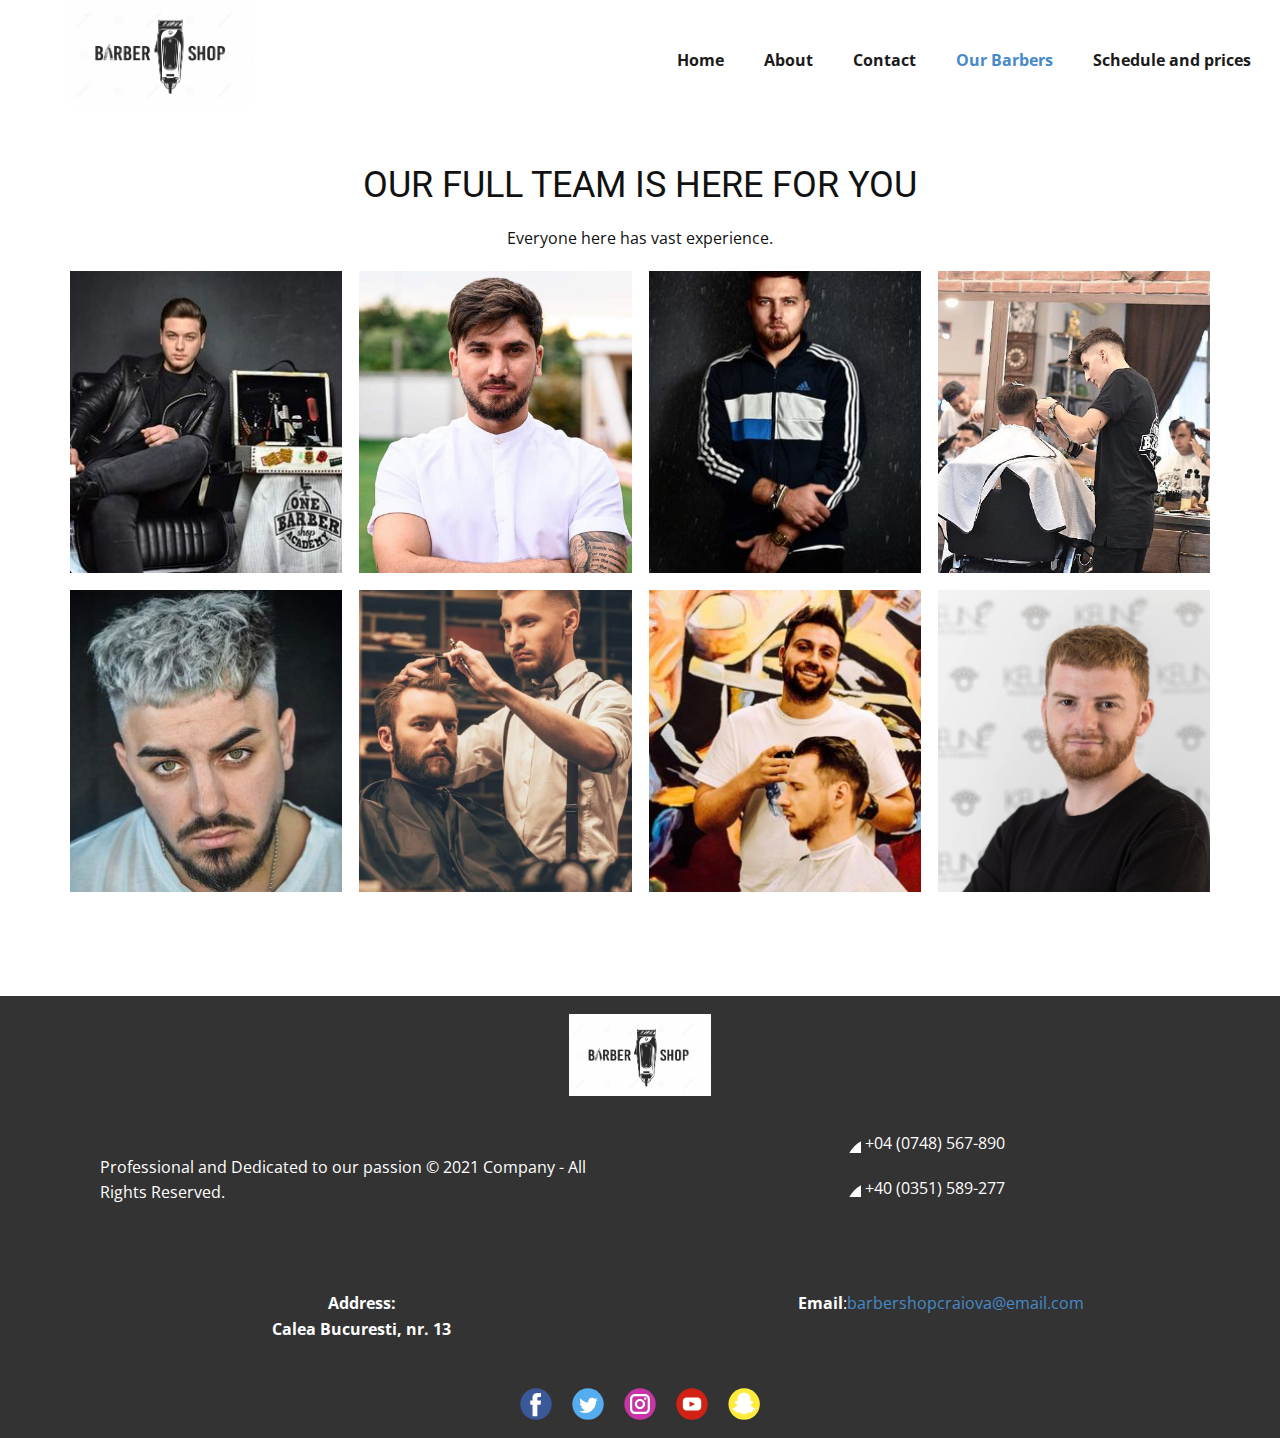
<file: Our-Barbers.html>
<!DOCTYPE html>
<html style="font-size: 16px;">
  <head>
    <title>Our Barbers</title>
    <link rel="stylesheet" href="stilizare.css" media="screen">
<link rel="stylesheet" href="Our-Barbers.css" media="screen">
    <script class="u-script" type="text/javascript" src="jquery.js" defer=""></script>
    <script class="u-script" type="text/javascript" src="stilizare.js" defer=""></script>
    <link id="u-theme-google-font" rel="stylesheet" href="https://fonts.googleapis.com/css?family=Roboto:100,100i,300,300i,400,400i,500,500i,700,700i,900,900i|Open+Sans:300,300i,400,400i,600,600i,700,700i,800,800i">
    
    
    
    <script type="application/ld+json">{
		"@context": "http://schema.org",
		"@type": "Organization",
		"name": "",
		"url": "index.html",
		"logo": "images/barbershop-logo-razor-blade-barber-clipper1.jpg",
		"sameAs": [
				"#",
				"#",
				"#",
				"#",
				"#"
		]
}</script>
  
  </head>
  <body class="u-body"><header class="u-clearfix u-header u-header" id="sec-ea10"><div class="u-clearfix u-sheet u-sheet-1">
        <a class="u-image u-logo u-image-1" data-image-width="1567" data-image-height="903">
          <img src="images/barbershop-logo-razor-blade-barber-clipper1.jpg" class="u-logo-image u-logo-image-1" data-image-width="184.4567">
        </a>
        <nav class="u-menu u-menu-dropdown u-offcanvas u-menu-1">
          <div class="menu-collapse" style="font-size: 1rem; letter-spacing: 0px; font-weight: 700;">
            <a class="u-button-style u-custom-active-border-color u-custom-active-color u-custom-border u-custom-border-color u-custom-borders u-custom-hover-border-color u-custom-hover-color u-custom-left-right-menu-spacing u-custom-padding-bottom u-custom-text-active-color u-custom-text-color u-custom-text-hover-color u-custom-top-bottom-menu-spacing u-nav-link u-text-active-palette-1-base u-text-hover-palette-2-base" href="#">
              
            </a>
          </div>
          <div class="u-custom-menu u-nav-container">
            <ul class="u-nav u-spacing-20 u-unstyled u-nav-1"><li class="u-nav-item"><a class="u-border-active-palette-1-base u-border-hover-palette-1-base u-button-style u-nav-link u-text-active-palette-1-base u-text-grey-90 u-text-hover-palette-2-base" href="Home.html" style="padding: 10px;">Home</a>
</li><li class="u-nav-item"><a class="u-border-active-palette-1-base u-border-hover-palette-1-base u-button-style u-nav-link u-text-active-palette-1-base u-text-grey-90 u-text-hover-palette-2-base" href="About.html" style="padding: 10px;">About</a>
</li><li class="u-nav-item"><a class="u-border-active-palette-1-base u-border-hover-palette-1-base u-button-style u-nav-link u-text-active-palette-1-base u-text-grey-90 u-text-hover-palette-2-base" href="Contact.html" style="padding: 10px;">Contact</a>
</li><li class="u-nav-item"><a class="u-border-active-palette-1-base u-border-hover-palette-1-base u-button-style u-nav-link u-text-active-palette-1-base u-text-grey-90 u-text-hover-palette-2-base" href="Our-Barbers.html" style="padding: 10px;">Our Barbers</a>
</li><li class="u-nav-item"><a class="u-border-active-palette-1-base u-border-hover-palette-1-base u-button-style u-nav-link u-text-active-palette-1-base u-text-grey-90 u-text-hover-palette-2-base" href="Schedule-and-prices.html" style="padding: 10px;">Schedule and prices</a>
</li></ul>
          </div>
          <div class="u-custom-menu u-nav-container-collapse">
            <div class="u-black u-container-style u-inner-container-layout u-opacity u-opacity-95 u-sidenav">
              <div class="u-sidenav-overflow">
                <div class="u-menu-close"></div>
                <ul class="u-align-center u-nav u-popupmenu-items u-unstyled u-nav-2"><li class="u-nav-item"><a class="u-button-style u-nav-link" href="Home.html" style="padding: 10px;">Home</a>
</li><li class="u-nav-item"><a class="u-button-style u-nav-link" href="About.html" style="padding: 10px;">About</a>
</li><li class="u-nav-item"><a class="u-button-style u-nav-link" href="Contact.html" style="padding: 10px;">Contact</a>
</li><li class="u-nav-item"><a class="u-button-style u-nav-link" href="Our-Barbers.html" style="padding: 10px;">Our Barbers</a>
</li><li class="u-nav-item">
    <a class="u-button-style u-nav-link" href="Schedule-and-prices.html" style="padding: 10px;">Schedule and prices</a>
</li></ul>
              </div>
            </div>
            <div class="u-black u-menu-overlay u-opacity u-opacity-70"></div>
          </div>
        </nav>
      </div></header>
    <section class="u-align-center u-clearfix u-white u-section-1" id="sec-607c">
      <div class="u-clearfix u-sheet u-sheet-1">
        <h2 class="u-text u-text-1">OUR FULL TEAM IS HERE FOR YOU</h2>
        <p class="u-text u-text-2">Everyone here has vast experience.</p>
        <div class="u-expanded-width u-gallery u-layout-grid u-lightbox u-show-text-on-hover u-gallery-1">
          <div class="u-gallery-inner u-gallery-inner-1">
            <div class="u-effect-fade u-gallery-item">
              <div class="u-back-slide" data-image-width="300" data-image-height="300">
                <img class="u-back-image u-expanded" src="images/5c9a407bd7b13c1ac94480e41.jpg">
              </div>
              <div class="u-over-slide u-shading u-over-slide-1">
                <h3 class="u-gallery-heading"></h3>
                <p class="u-gallery-text"></p>
              </div>
            </div>
            <div class="u-effect-fade u-gallery-item">
              <div class="u-back-slide" data-image-width="500" data-image-height="500">
                <img class="u-back-image u-expanded" src="images/5d66fd50a974d155e41d91cd1.jpg">
              </div>
              <div class="u-over-slide u-shading u-over-slide-2">
                <h3 class="u-gallery-heading"></h3>
                <p class="u-gallery-text"></p>
              </div>
            </div>
            <div class="u-effect-fade u-gallery-item">
              <div class="u-back-slide" data-image-width="300" data-image-height="300">
                <img class="u-back-image u-expanded" src="images/5c5bcef6ab5556499e5e0212.jpg">
              </div>
              <div class="u-over-slide u-shading u-over-slide-3">
                <h3 class="u-gallery-heading"></h3>
                <p class="u-gallery-text"></p>
              </div>
            </div>
            <div class="u-effect-fade u-gallery-item">
              <div class="u-back-slide" data-image-width="477" data-image-height="477">
                <img class="u-back-image u-expanded" src="images/robert.jpg">
              </div>
              <div class="u-over-slide u-shading u-over-slide-4">
                <h3 class="u-gallery-heading"></h3>
                <p class="u-gallery-text"></p>
              </div>
            </div>
            <div class="u-effect-fade u-gallery-item">
              <div class="u-back-slide" data-image-width="300" data-image-height="300">
                <img class="u-back-image u-expanded" src="images/5e6030af729c3c1c5580d9bc1.jpg">
              </div>
              <div class="u-over-slide u-shading u-over-slide-5">
                <h3 class="u-gallery-heading"></h3>
                <p class="u-gallery-text"></p>
              </div>
            </div>
            <div class="u-effect-fade u-gallery-item">
              <div class="u-back-slide" data-image-width="770" data-image-height="440">
                <img class="u-back-image u-expanded" src="images/frizerie3-770x440.jpeg">
              </div>
              <div class="u-over-slide u-shading u-over-slide-6">
                <h3 class="u-gallery-heading"></h3>
                <p class="u-gallery-text"></p>
              </div>
            </div>
            <div class="u-effect-fade u-gallery-item u-gallery-item-7" data-image-width="1280" data-image-height="720">
              <div class="u-back-slide" data-image-width="300" data-image-height="300">
                <img class="u-back-image u-expanded u-back-image-7" src="images/pozafrizer.jpg">
              </div>
              <div class="u-over-slide u-shading u-over-slide-7">
                <h3 class="u-gallery-heading" style="background-image: none;"></h3>
                <p class="u-gallery-text" style="background-image: none;"></p>
              </div>
            </div>
            <div class="u-effect-fade u-gallery-item u-gallery-item-8" data-image-width="1280" data-image-height="777">
              <div class="u-back-slide" data-image-width="1365" data-image-height="1365">
                <img class="u-back-image u-expanded u-back-image-8" src="images/Dragos-Holicov.jpg">
              </div>
              <div class="u-over-slide u-shading u-over-slide-8">
                <h3 class="u-gallery-heading" style="background-image: none;"></h3>
                <p class="u-gallery-text" style="background-image: none;"></p>
              </div>
            </div>
          </div>
        </div>
      </div>
    </section>
    
    
    
    <footer class="u-align-center-sm u-align-center-xs u-clearfix u-footer u-grey-80" id="sec-38d1"><div class="u-clearfix u-sheet u-valign-middle u-sheet-1">
        <a class="u-image u-logo u-image-1" data-image-width="1567" data-image-height="903">
          <img src="images/barbershop-logo-razor-blade-barber-clipper1.jpg" class="u-logo-image u-logo-image-1" data-image-width="143">
        </a>
        <div class="u-clearfix u-layout-wrap u-layout-wrap-1">
          <div class="u-layout">
            <div class="u-layout-col">
              <div class="u-size-30">
                <div class="u-layout-row">
                  <div class="u-container-style u-layout-cell u-size-30 u-layout-cell-1">
                    <div class="u-container-layout u-valign-middle u-container-layout-1">
                      <p class="u-text u-text-1">Professional and Dedicated to our passion&nbsp;©&nbsp;2021&nbsp;Company&nbsp;-&nbsp;All Rights Reserved.</p>
                    </div>
                  </div>
                  <div class="u-align-left u-container-style u-layout-cell u-size-30 u-layout-cell-2">
                    <div class="u-container-layout u-container-layout-2">
                      <a class="u-btn u-button-style u-none u-text-body-alt-color u-btn-1"><span class="u-icon"><svg class="u-svg-content" style="width: 1em; height: 1em;"><path d="M373.333,266.88c-25.003,0-49.493-3.904-72.704-11.563c-11.328-3.904-24.192-0.896-31.637,6.699l-46.016,34.752    c-52.8-28.181-86.592-61.952-114.389-114.368l33.813-44.928c8.512-8.512,11.563-20.971,7.915-32.64    C142.592,81.472,138.667,56.96,138.667,32c0-17.643-14.357-32-32-32H32C14.357,0,0,14.357,0,32    c0,205.845,167.488,373.333,373.333,373.333c17.643,0,32-14.357,32-32V298.88C405.333,281.237,390.976,266.88,373.333,266.88z"></path></svg><img></span>&nbsp;+04 (0748) 567-890
                      </a>
                      <a class="u-active-none u-btn u-btn-rectangle u-button-style u-hover-none u-none u-text-body-alt-color u-btn-2"><span class="u-icon"><svg class="u-svg-content" style="width: 1em; height: 1em;"><path d="M373.333,266.88c-25.003,0-49.493-3.904-72.704-11.563c-11.328-3.904-24.192-0.896-31.637,6.699l-46.016,34.752    c-52.8-28.181-86.592-61.952-114.389-114.368l33.813-44.928c8.512-8.512,11.563-20.971,7.915-32.64    C142.592,81.472,138.667,56.96,138.667,32c0-17.643-14.357-32-32-32H32C14.357,0,0,14.357,0,32    c0,205.845,167.488,373.333,373.333,373.333c17.643,0,32-14.357,32-32V298.88C405.333,281.237,390.976,266.88,373.333,266.88z"></path></svg><img></span>&nbsp;+40 (0351) 589-277
                      </a>
                    </div>
                  </div>
                </div>
              </div>
              <div class="u-size-30">
                <div class="u-layout-row">
                  <div class="u-container-style u-layout-cell u-size-30 u-layout-cell-3">
                    <div class="u-container-layout u-container-layout-3">
                      <p class="u-text u-text-2">&nbsp; &nbsp; &nbsp; &nbsp; &nbsp; &nbsp; &nbsp; &nbsp; &nbsp; &nbsp; &nbsp; &nbsp; &nbsp; &nbsp; &nbsp; &nbsp; &nbsp; &nbsp; &nbsp; &nbsp; &nbsp; &nbsp; &nbsp; &nbsp; &nbsp; &nbsp; &nbsp; &nbsp;<span style="font-weight: 700;"> &nbsp;Address:<br>&nbsp; &nbsp; &nbsp; &nbsp; &nbsp; &nbsp; &nbsp; &nbsp; &nbsp; &nbsp; &nbsp; &nbsp; &nbsp; &nbsp; &nbsp; &nbsp; &nbsp; &nbsp; &nbsp; &nbsp; &nbsp; &nbsp;Calea Bucuresti, nr. 13
                        </span>
                      </p>
                    </div>
                  </div>
                  <div class="u-container-style u-layout-cell u-size-30 u-layout-cell-4">
                    <div class="u-container-layout u-container-layout-4">
                      <p class="u-text u-text-3">&nbsp; &nbsp; &nbsp; &nbsp; &nbsp; &nbsp; &nbsp; &nbsp; &nbsp; &nbsp; &nbsp; &nbsp; &nbsp; &nbsp; &nbsp; &nbsp;<span style="font-weight: 700;"> Email</span>:<a href="mailto:#" class="u-active-none u-border-none u-btn u-button-style u-hover-none u-none u-text-palette-1-base u-btn-3">barbershopcraiova@email.com</a>
                      </p>
                    </div>
                  </div>
                </div>
              </div>
            </div>
          </div>
        </div>
        <div class="u-social-icons u-spacing-20 u-social-icons-1">
          <a class="u-social-url" title="facebook" target="_blank" href="#"><span class="u-icon u-icon-circle u-social-facebook u-social-icon u-icon-3"><svg class="u-svg-link" preserveAspectRatio="xMidYMin slice" viewBox="0 0 112 112" style=""><use xmlns:xlink="http://www.w3.org/1999/xlink" xlink:href="#svg-6a27"></use></svg><svg class="u-svg-content" id="svg-6a27"><circle fill="currentColor" cx="56.1" cy="56.1" r="55"></circle><path fill="#FFFFFF" d="M73.5,31.6h-9.1c-1.4,0-3.6,0.8-3.6,3.9v8.5h12.6L72,58.3H60.8v40.8H43.9V58.3h-8V43.9h8v-9.2
            c0-6.7,3.1-17,17-17h12.5v13.9H73.5z"></path></svg></span>
          </a>
          <a class="u-social-url" title="twitter" target="_blank" href="#"><span class="u-icon u-icon-circle u-social-icon u-social-twitter u-icon-4"><svg class="u-svg-link" preserveAspectRatio="xMidYMin slice" viewBox="0 0 112 112" style=""><use xmlns:xlink="http://www.w3.org/1999/xlink" xlink:href="#svg-791c"></use></svg><svg class="u-svg-content" id="svg-791c"><circle fill="currentColor" class="st0" cx="56.1" cy="56.1" r="55"></circle><path fill="#FFFFFF" d="M83.8,47.3c0,0.6,0,1.2,0,1.7c0,17.7-13.5,38.2-38.2,38.2C38,87.2,31,85,25,81.2c1,0.1,2.1,0.2,3.2,0.2
            c6.3,0,12.1-2.1,16.7-5.7c-5.9-0.1-10.8-4-12.5-9.3c0.8,0.2,1.7,0.2,2.5,0.2c1.2,0,2.4-0.2,3.5-0.5c-6.1-1.2-10.8-6.7-10.8-13.1
            c0-0.1,0-0.1,0-0.2c1.8,1,3.9,1.6,6.1,1.7c-3.6-2.4-6-6.5-6-11.2c0-2.5,0.7-4.8,1.8-6.7c6.6,8.1,16.5,13.5,27.6,14
            c-0.2-1-0.3-2-0.3-3.1c0-7.4,6-13.4,13.4-13.4c3.9,0,7.3,1.6,9.8,4.2c3.1-0.6,5.9-1.7,8.5-3.3c-1,3.1-3.1,5.8-5.9,7.4
            c2.7-0.3,5.3-1,7.7-2.1C88.7,43,86.4,45.4,83.8,47.3z"></path></svg></span>
          </a>
          <a class="u-social-url" title="instagram" target="_blank" href="#"><span class="u-icon u-icon-circle u-social-icon u-social-instagram u-icon-5"><svg class="u-svg-link" preserveAspectRatio="xMidYMin slice" viewBox="0 0 112 112" style=""><use xmlns:xlink="http://www.w3.org/1999/xlink" xlink:href="#svg-a700"></use></svg><svg class="u-svg-content" id="svg-a700"><circle fill="currentColor" cx="56.1" cy="56.1" r="55"></circle><path fill="#FFFFFF" d="M55.9,38.2c-9.9,0-17.9,8-17.9,17.9C38,66,46,74,55.9,74c9.9,0,17.9-8,17.9-17.9C73.8,46.2,65.8,38.2,55.9,38.2
            z M55.9,66.4c-5.7,0-10.3-4.6-10.3-10.3c-0.1-5.7,4.6-10.3,10.3-10.3c5.7,0,10.3,4.6,10.3,10.3C66.2,61.8,61.6,66.4,55.9,66.4z"></path><path fill="#FFFFFF" d="M74.3,33.5c-2.3,0-4.2,1.9-4.2,4.2s1.9,4.2,4.2,4.2s4.2-1.9,4.2-4.2S76.6,33.5,74.3,33.5z"></path><path fill="#FFFFFF" d="M73.1,21.3H38.6c-9.7,0-17.5,7.9-17.5,17.5v34.5c0,9.7,7.9,17.6,17.5,17.6h34.5c9.7,0,17.5-7.9,17.5-17.5V38.8
            C90.6,29.1,82.7,21.3,73.1,21.3z M83,73.3c0,5.5-4.5,9.9-9.9,9.9H38.6c-5.5,0-9.9-4.5-9.9-9.9V38.8c0-5.5,4.5-9.9,9.9-9.9h34.5
            c5.5,0,9.9,4.5,9.9,9.9V73.3z"></path></svg></span>
          </a>
          <a class="u-social-url" target="_blank" title="YouTube" href="#"><span class="u-icon u-icon-circle u-social-icon u-social-youtube u-icon-6"><svg class="u-svg-link" preserveAspectRatio="xMidYMin slice" viewBox="0 0 112 112" style=""><use xmlns:xlink="http://www.w3.org/1999/xlink" xlink:href="#svg-17df"></use></svg><svg class="u-svg-content" id="svg-17df"><circle fill="currentColor" cx="56.1" cy="56.1" r="55"></circle><path fill="#FFFFFF" d="M74.9,33.3H37.3c-7.4,0-13.4,6-13.4,13.4v18.8c0,7.4,6,13.4,13.4,13.4h37.6c7.4,0,13.4-6,13.4-13.4V46.7 C88.3,39.3,82.3,33.3,74.9,33.3L74.9,33.3z M65.9,57l-17.6,8.4c-0.5,0.2-1-0.1-1-0.6V47.5c0-0.5,0.6-0.9,1-0.6l17.6,8.9 C66.4,56,66.4,56.8,65.9,57L65.9,57z"></path></svg></span>
          </a>
          <a class="u-social-url" target="_blank" title="Snapchat" href="#"><span class="u-icon u-icon-circle u-social-icon u-social-snapchat u-icon-7"><svg class="u-svg-link" preserveAspectRatio="xMidYMin slice" viewBox="0 0 112 112" style=""><use xmlns:xlink="http://www.w3.org/1999/xlink" xlink:href="#svg-eccc"></use></svg><svg class="u-svg-content" id="svg-eccc"><circle fill="#FFEB3B" cx="56.5" cy="56.1" r="55"></circle><path fill="#FFFFFF" d="M92.5,71.8c-10.2-1.7-14.7-12.2-14.9-12.7c0,0,0-0.1,0-0.1c-0.5-1.1-0.6-1.9-0.4-2.6c0.6-1.3,2.7-2,4.1-2.4
	c0.4-0.1,0.8-0.3,1.1-0.4c1.4-0.6,2.4-1.2,3-1.8c0.8-0.8,0.9-1.6,0.9-2.1c0-1.2-1-2.3-2.4-2.9c-0.5-0.2-1.1-0.3-1.7-0.3
	c-0.4,0-1,0.1-1.5,0.3c-1.2,0.6-2.3,0.9-3.2,0.9c-0.5,0-0.8-0.1-1-0.2c0-0.5,0.1-1,0.1-1.5l0-0.2c0.3-5.2,0.7-11.7-1-15.5
	c-1.2-2.6-2.7-4.9-4.7-6.7c-1.6-1.5-3.5-2.8-5.6-3.7c-3.6-1.6-7-1.9-8.7-1.9h0c-0.1,0-0.1,0-0.2,0c-0.5,0-1.2,0-1.3,0
	c-1.7,0-5.1,0.2-8.7,1.9c-2.1,0.9-3.9,2.2-5.5,3.7c-1.9,1.8-3.5,4.1-4.6,6.7c-1.7,3.8-1.3,10.3-1,15.5v0c0,0.6,0.1,1.1,0.1,1.7
	c-0.2,0.1-0.7,0.2-1.2,0.2c-1,0-2.1-0.3-3.4-0.9c-0.4-0.2-0.8-0.3-1.3-0.3c-0.8,0-1.6,0.2-2.3,0.6c-0.9,0.5-1.5,1.3-1.6,2.1
	c-0.1,0.5-0.1,1.6,1.1,2.7c0.7,0.6,1.6,1.1,2.8,1.6c0.3,0.1,0.7,0.2,1.1,0.4c1.4,0.5,3.5,1.1,4.1,2.4c0.3,0.7,0.2,1.5-0.4,2.6
	c0,0,0,0.1,0,0.1c-0.1,0.3-1.3,3.1-3.8,6c-1.4,1.7-3,3-4.6,4.1c-2,1.3-4.2,2.2-6.5,2.5c-0.9,0.1-1.5,1-1.5,1.9
	c0,0.3,0.1,0.5,0.2,0.8v0c0.4,0.9,1.2,1.6,2.6,2.2c1.7,0.8,4.2,1.4,7.4,2c0.2,0.3,0.3,1.1,0.5,1.7c0.1,0.6,0.3,1.2,0.4,1.8
	c0.2,0.7,0.7,1.5,2,1.5c0.5,0,1.1-0.1,1.7-0.2c1-0.2,2.3-0.5,4-0.5c0.9,0,1.9,0.1,2.9,0.2c1.9,0.3,3.5,1.5,5.3,2.8
	c2.7,1.9,5.8,4.1,10.5,4.1c0.1,0,0.3,0,0.4,0c0.2,0,0.3,0,0.5,0c4.7,0,7.8-2.2,10.5-4.1l0,0c1.9-1.3,3.5-2.5,5.3-2.8
	c1-0.2,1.9-0.2,2.9-0.2c1.6,0,2.9,0.2,4,0.4c0.7,0.1,1.3,0.2,1.7,0.2h0h0c1,0,1.7-0.5,2-1.5c0.2-0.6,0.3-1.2,0.4-1.8
	c0.1-0.5,0.3-1.3,0.5-1.6c3.3-0.5,5.8-1.2,7.4-2c1.4-0.6,2.2-1.4,2.6-2.2c0.1-0.3,0.2-0.5,0.2-0.8C94,72.7,93.4,71.9,92.5,71.8z"></path><path d="M56.5,92c-0.2,0-0.4,0-0.5,0c-0.1,0-0.3,0-0.4,0c-5.3,0-8.8-2.5-11.7-4.5c-1.7-1.2-3.1-2.2-4.5-2.4
	c-0.9-0.1-1.7-0.2-2.5-0.2c-1.5,0-2.6,0.2-3.6,0.4l-0.1,0c-0.7,0.1-1.4,0.3-2.1,0.3c-1.9,0-3.4-1.1-4-2.9c-0.2-0.7-0.3-1.4-0.5-1.9
	c0-0.1,0-0.2-0.1-0.3c-2.8-0.5-5.1-1.2-6.7-1.9c-1.8-0.9-3-1.9-3.6-3.3l-0.2-0.4c-0.1-0.3-0.2-0.7-0.2-1c-0.1-1.9,1.2-3.6,3.2-4
	c2-0.3,3.9-1.1,5.7-2.3c1.5-1,2.9-2.2,4.2-3.7c2.1-2.4,3.2-4.8,3.5-5.4l0.1-0.2c0.3-0.6,0.3-0.9,0.3-1c-0.3-0.5-2.2-1.1-2.8-1.3
	l-0.1,0c-0.4-0.1-0.8-0.3-1.1-0.4c-1.4-0.6-2.6-1.3-3.4-2c-1.4-1.3-2-2.9-1.7-4.5c0.3-1.4,1.2-2.6,2.6-3.4c1.7-1,3.8-1.2,5.4-0.5
	c0.7,0.3,1.2,0.5,1.7,0.6c-0.3-5.4-0.7-11.9,1.2-16.1c1.3-2.9,3-5.3,5.1-7.3c1.8-1.7,3.8-3.1,6.1-4.1c4-1.8,7.7-2,9.5-2l1.5,0
	c1.9,0,5.5,0.3,9.5,2c2.3,1,4.3,2.4,6.1,4.1c2.1,2,3.8,4.5,5.1,7.4c1.9,4.2,1.5,10.7,1.2,16c0.4-0.1,0.8-0.3,1.2-0.5
	c1.4-0.7,3.3-0.7,4.8,0c2.2,0.8,3.6,2.6,3.7,4.7c0,1.3-0.5,2.5-1.5,3.5c-0.9,0.9-2.1,1.6-3.7,2.3c-0.4,0.1-0.8,0.3-1.2,0.4
	c-0.6,0.2-2.6,0.8-2.9,1.3c0,0,0,0.3,0.3,0.8l0.1,0.2c0.1,0.2,4.3,10,13.4,11.5c1.9,0.3,3.3,2,3.2,4c0,0.5-0.1,1-0.4,1.5
	c-0.6,1.3-1.7,2.4-3.6,3.2c-1.6,0.8-3.8,1.4-6.7,1.9c0,0.1,0,0.2-0.1,0.3c-0.1,0.6-0.3,1.3-0.5,1.9c-0.5,1.8-2,2.9-3.9,2.9
	c-0.7,0-1.3-0.1-2.2-0.3c-1.2-0.2-2.3-0.4-3.6-0.4c-0.8,0-1.7,0.1-2.5,0.2c-1.4,0.2-2.7,1.1-4.3,2.3l-0.2,0.1
	C65.3,89.5,61.8,92,56.5,92z M55.9,88l0.1,0c0.1,0,0.3,0,0.4,0c3.9,0,6.6-1.8,9.1-3.6l0.2-0.2c2-1.4,3.8-2.7,6.2-3.1
	c1.1-0.2,2.1-0.3,3.2-0.3c1.8,0,3.1,0.2,4.4,0.5c0.6,0.1,1.1,0.2,1.4,0.2l0.2,0c0.1-0.6,0.2-1.1,0.4-1.7c0.2-1,0.4-1.7,0.6-2.1
	l0.5-0.9l1-0.2c3.1-0.5,5.4-1.1,6.9-1.8c1.1-0.5,1.4-0.9,1.5-1.1C81.1,71.7,76.2,61,75.8,60l0-0.1c-0.8-1.6-0.9-3-0.4-4.3
	c0.9-2.2,3.6-3,5.3-3.6c0.4-0.1,0.7-0.2,1-0.3c1.1-0.4,1.9-0.9,2.3-1.4c0.3-0.3,0.4-0.6,0.4-0.7c0-0.4-0.5-0.8-1.1-1
	c-0.6-0.3-1.3-0.2-1.7-0.1c-1.4,0.7-2.8,1-3.9,1.1l-0.1,0l-0.1,0c-0.7,0-1.2-0.2-1.8-0.4l-1.3-0.6l0.2-3.1
	c0.3-4.7,0.7-11.2-0.8-14.6c-1.1-2.4-2.5-4.4-4.2-6.1c-1.4-1.4-3.1-2.5-5-3.3c-3.3-1.5-6.3-1.7-7.9-1.7l-1.5,0
	c-1.5,0-4.6,0.2-7.9,1.7c-1.9,0.8-3.5,1.9-5,3.3c-1.7,1.7-3.1,3.7-4.2,6.1c-1.5,3.4-1.1,9.6-0.8,14.5l0.2,3.1l-1.3,0.6
	c-1.6,0.7-3.8,0.5-6.3-0.7c-0.3-0.2-1.1,0-1.7,0.3c-0.4,0.2-0.6,0.5-0.7,0.7c0,0.2,0.1,0.5,0.5,0.8c0.3,0.3,1,0.8,2.2,1.3
	c0.3,0.1,0.6,0.2,0.9,0.3l0.1,0c1.8,0.6,4.4,1.4,5.3,3.6c0.5,1.2,0.4,2.6-0.4,4.2l0,0.1c-0.3,0.8-1.6,3.5-4.1,6.5
	c-1.5,1.8-3.2,3.3-5,4.5c-2.2,1.4-4.5,2.4-7,2.8c0.1,0.2,0.5,0.6,1.6,1.1c1.5,0.7,3.9,1.3,6.9,1.8l1,0.2l0.5,0.9
	c0.3,0.5,0.4,1.2,0.6,2.1c0.1,0.6,0.2,1.1,0.4,1.7c0,0,0,0,0,0.1c0.2,0,0.8-0.1,1.4-0.2c1.1-0.2,2.6-0.5,4.4-0.5
	c1,0,2.1,0.1,3.2,0.3c2.3,0.4,4.2,1.7,6.2,3.1c2.6,1.8,5.3,3.8,9.3,3.8c0.1,0,0.2,0,0.2,0L55.9,88z"></path></svg></span>
          </a>
        </div>
      </div></footer>
   
  </body>
</html>
</file>
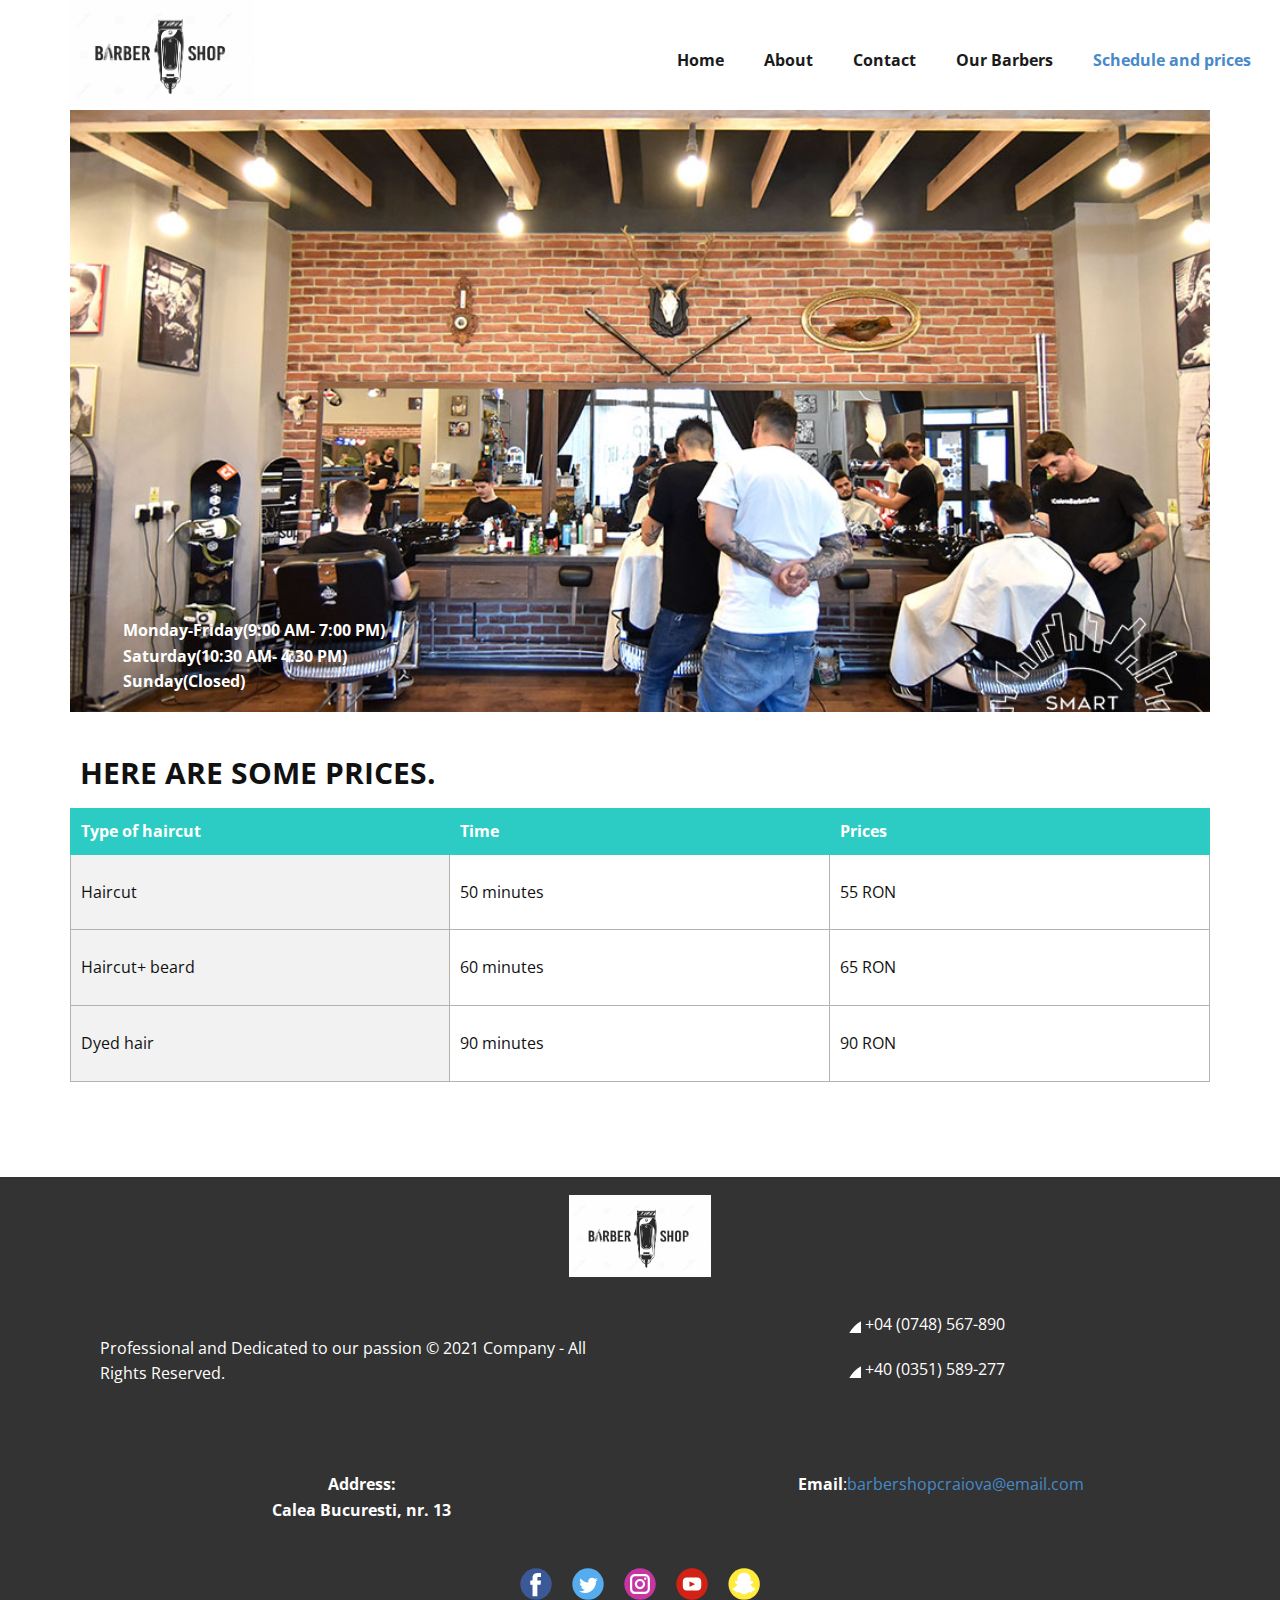
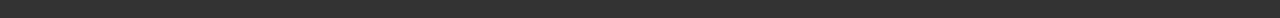
<file: Schedule-and-prices.html>
<!DOCTYPE html>
<html style="font-size: 16px;">
  <head>
    <title>Schedule and prices</title>
    <link rel="stylesheet" href="stilizare.css" media="screen">
<link rel="stylesheet" href="Schedule-and-prices.css" media="screen">
    <script class="u-script" type="text/javascript" src="jquery.js" defer=""></script>
    <script class="u-script" type="text/javascript" src="stilizare.js" defer=""></script>
    <link id="u-theme-google-font" rel="stylesheet" href="https://fonts.googleapis.com/css?family=Roboto:100,100i,300,300i,400,400i,500,500i,700,700i,900,900i|Open+Sans:300,300i,400,400i,600,600i,700,700i,800,800i">
    
    
    
    
    <script type="application/ld+json">{
		"@context": "http://schema.org",
		"@type": "Organization",
		"name": "",
		"url": "index.html",
		"logo": "images/barbershop-logo-razor-blade-barber-clipper1.jpg",
		"sameAs": [
				"#",
				"#",
				"#",
				"#",
				"#"
		]
}</script>
  
  </head>
  <body class="u-body u-overlap u-overlap-transparent"><header class="u-clearfix u-header u-header" id="sec-ea10"><div class="u-clearfix u-sheet u-sheet-1">
        <a class="u-image u-logo u-image-1" data-image-width="1567" data-image-height="903">
          <img src="images/barbershop-logo-razor-blade-barber-clipper1.jpg" class="u-logo-image u-logo-image-1" data-image-width="184.4567">
        </a>
        <nav class="u-menu u-menu-dropdown u-offcanvas u-menu-1">
          <div class="menu-collapse" style="font-size: 1rem; letter-spacing: 0px; font-weight: 700;">
            <a class="u-button-style u-custom-active-border-color u-custom-active-color u-custom-border u-custom-border-color u-custom-borders u-custom-hover-border-color u-custom-hover-color u-custom-left-right-menu-spacing u-custom-padding-bottom u-custom-text-active-color u-custom-text-color u-custom-text-hover-color u-custom-top-bottom-menu-spacing u-nav-link u-text-active-palette-1-base u-text-hover-palette-2-base" href="#">
              
            </a>
          </div>
          <div class="u-custom-menu u-nav-container">
            <ul class="u-nav u-spacing-20 u-unstyled u-nav-1"><li class="u-nav-item"><a class="u-border-active-palette-1-base u-border-hover-palette-1-base u-button-style u-nav-link u-text-active-palette-1-base u-text-grey-90 u-text-hover-palette-2-base" href="Home.html" style="padding: 10px;">Home</a>
</li><li class="u-nav-item"><a class="u-border-active-palette-1-base u-border-hover-palette-1-base u-button-style u-nav-link u-text-active-palette-1-base u-text-grey-90 u-text-hover-palette-2-base" href="About.html" style="padding: 10px;">About</a>
</li><li class="u-nav-item"><a class="u-border-active-palette-1-base u-border-hover-palette-1-base u-button-style u-nav-link u-text-active-palette-1-base u-text-grey-90 u-text-hover-palette-2-base" href="Contact.html" style="padding: 10px;">Contact</a>
</li><li class="u-nav-item"><a class="u-border-active-palette-1-base u-border-hover-palette-1-base u-button-style u-nav-link u-text-active-palette-1-base u-text-grey-90 u-text-hover-palette-2-base" href="Our-Barbers.html" style="padding: 10px;">Our Barbers</a>
</li><li class="u-nav-item"><a class="u-border-active-palette-1-base u-border-hover-palette-1-base u-button-style u-nav-link u-text-active-palette-1-base u-text-grey-90 u-text-hover-palette-2-base" href="Schedule-and-prices.html" style="padding: 10px;">Schedule and prices</a>
</li></ul>
          </div>
          <div class="u-custom-menu u-nav-container-collapse">
            <div class="u-black u-container-style u-inner-container-layout u-opacity u-opacity-95 u-sidenav">
              <div class="u-sidenav-overflow">
                <div class="u-menu-close"></div>
                <ul class="u-align-center u-nav u-popupmenu-items u-unstyled u-nav-2"><li class="u-nav-item"><a class="u-button-style u-nav-link" href="Home.html" style="padding: 10px;">Home</a>
</li><li class="u-nav-item"><a class="u-button-style u-nav-link" href="About.html" style="padding: 10px;">About</a>
</li><li class="u-nav-item"><a class="u-button-style u-nav-link" href="Contact.html" style="padding: 10px;">Contact</a>
</li><li class="u-nav-item"><a class="u-button-style u-nav-link" href="Our-Barbers.html" style="padding: 10px;">Our Barbers</a>
</li><li class="u-nav-item">
    <a class="u-button-style u-nav-link" href="Schedule-and-prices.html" style="padding: 10px;">Schedule and prices</a>
</li></ul>
              </div>
            </div>
            <div class="u-black u-menu-overlay u-opacity u-opacity-70"></div>
          </div>
        </nav>
      </div></header>
    <section class="u-clearfix u-section-1" id="carousel_6731">
      <div class="u-clearfix u-sheet u-sheet-1">
        <img class="u-expanded-width u-image u-image-1" src="images/BOG70419.jpg" data-image-width="1000" data-image-height="667">
        <p class="u-align-left u-text u-text-white u-text-1">Monday-Friday(9:00 <span style="font-style: italic;">
            <span style="font-style: normal;"></span>
          </span>AM- 7:00 PM)<br>Saturday(10:30 AM- 4<span style="font-weight: 700;"></span>:30​ PM)<br>Sunday(Closed)
        </p>
      </div>
    </section>
    <section class="u-align-center u-clearfix u-section-2" id="sec-d6aa">
      <div class="u-clearfix u-sheet u-sheet-1">
        <div class="u-expanded-width u-table u-table-responsive u-table-1">
          <table class="u-table-entity u-table-entity-1">
            <colgroup>
              <col width="33.3%">
              <col width="33.3%">
              <col width="33.400000000000006%">
            </colgroup>
            <thead class="u-palette-4-base u-table-header u-table-header-1">
              <tr style="height: 26px;">
                <th class="u-border-1 u-border-palette-4-base u-table-cell">Type of haircut</th>
                <th class="u-border-1 u-border-palette-4-base u-table-cell">Time</th>
                <th class="u-border-1 u-border-palette-4-base u-table-cell">Prices</th>
              </tr>
            </thead>
            <tbody class="u-table-body">
              <tr style="height: 75px;">
                <td class="u-border-1 u-border-grey-30 u-first-column u-grey-5 u-table-cell u-table-cell-4">Haircut</td>
                <td class="u-border-1 u-border-grey-30 u-table-cell">50 minutes</td>
                <td class="u-border-1 u-border-grey-30 u-table-cell">55 RON</td>
              </tr>
              <tr style="height: 76px;">
                <td class="u-border-1 u-border-grey-30 u-first-column u-grey-5 u-table-cell u-table-cell-7">Haircut+ beard</td>
                <td class="u-border-1 u-border-grey-30 u-table-cell">60 minutes</td>
                <td class="u-border-1 u-border-grey-30 u-table-cell">65 RON</td>
              </tr>
              <tr style="height: 76px;">
                <td class="u-border-1 u-border-grey-30 u-first-column u-grey-5 u-table-cell u-table-cell-10">Dyed hair</td>
                <td class="u-border-1 u-border-grey-30 u-table-cell">90 minutes</td>
                <td class="u-border-1 u-border-grey-30 u-table-cell">90 RON</td>
              </tr>
            </tbody>
          </table>
        </div>
        <p class="u-text u-text-1">Here are some prices.<span style="font-size: 3rem;">
            <span style="font-size: 3.75rem;">
              <span style="font-size: 1.875rem;">
                <span style="font-size: 1.5rem;"></span>
              </span>
            </span>
          </span>
          <span style="font-weight: 700;"></span>
        </p>
      </div>
    </section>
    
    
    
    <footer class="u-align-center-sm u-align-center-xs u-clearfix u-footer u-grey-80" id="sec-38d1"><div class="u-clearfix u-sheet u-valign-middle u-sheet-1">
        <a class="u-image u-logo u-image-1" data-image-width="1567" data-image-height="903">
          <img src="images/barbershop-logo-razor-blade-barber-clipper1.jpg" class="u-logo-image u-logo-image-1" data-image-width="143">
        </a>
        <div class="u-clearfix u-layout-wrap u-layout-wrap-1">
          <div class="u-layout">
            <div class="u-layout-col">
              <div class="u-size-30">
                <div class="u-layout-row">
                  <div class="u-container-style u-layout-cell u-size-30 u-layout-cell-1">
                    <div class="u-container-layout u-valign-middle u-container-layout-1">
                      <p class="u-text u-text-1">Professional and Dedicated to our passion&nbsp;©&nbsp;2021&nbsp;Company&nbsp;-&nbsp;All Rights Reserved.</p>
                    </div>
                  </div>
                  <div class="u-align-left u-container-style u-layout-cell u-size-30 u-layout-cell-2">
                    <div class="u-container-layout u-container-layout-2">
                      <a class="u-btn u-button-style u-none u-text-body-alt-color u-btn-1"><span class="u-icon"><svg class="u-svg-content" style="width: 1em; height: 1em;"><path d="M373.333,266.88c-25.003,0-49.493-3.904-72.704-11.563c-11.328-3.904-24.192-0.896-31.637,6.699l-46.016,34.752    c-52.8-28.181-86.592-61.952-114.389-114.368l33.813-44.928c8.512-8.512,11.563-20.971,7.915-32.64    C142.592,81.472,138.667,56.96,138.667,32c0-17.643-14.357-32-32-32H32C14.357,0,0,14.357,0,32    c0,205.845,167.488,373.333,373.333,373.333c17.643,0,32-14.357,32-32V298.88C405.333,281.237,390.976,266.88,373.333,266.88z"></path></svg><img></span>&nbsp;+04 (0748) 567-890
                      </a>
                      <a class="u-active-none u-btn u-btn-rectangle u-button-style u-hover-none u-none u-text-body-alt-color u-btn-2"><span class="u-icon"><svg class="u-svg-content" style="width: 1em; height: 1em;"><path d="M373.333,266.88c-25.003,0-49.493-3.904-72.704-11.563c-11.328-3.904-24.192-0.896-31.637,6.699l-46.016,34.752    c-52.8-28.181-86.592-61.952-114.389-114.368l33.813-44.928c8.512-8.512,11.563-20.971,7.915-32.64    C142.592,81.472,138.667,56.96,138.667,32c0-17.643-14.357-32-32-32H32C14.357,0,0,14.357,0,32    c0,205.845,167.488,373.333,373.333,373.333c17.643,0,32-14.357,32-32V298.88C405.333,281.237,390.976,266.88,373.333,266.88z"></path></svg><img></span>&nbsp;+40 (0351) 589-277
                      </a>
                    </div>
                  </div>
                </div>
              </div>
              <div class="u-size-30">
                <div class="u-layout-row">
                  <div class="u-container-style u-layout-cell u-size-30 u-layout-cell-3">
                    <div class="u-container-layout u-container-layout-3">
                      <p class="u-text u-text-2">&nbsp; &nbsp; &nbsp; &nbsp; &nbsp; &nbsp; &nbsp; &nbsp; &nbsp; &nbsp; &nbsp; &nbsp; &nbsp; &nbsp; &nbsp; &nbsp; &nbsp; &nbsp; &nbsp; &nbsp; &nbsp; &nbsp; &nbsp; &nbsp; &nbsp; &nbsp; &nbsp; &nbsp;<span style="font-weight: 700;"> &nbsp;Address:<br>&nbsp; &nbsp; &nbsp; &nbsp; &nbsp; &nbsp; &nbsp; &nbsp; &nbsp; &nbsp; &nbsp; &nbsp; &nbsp; &nbsp; &nbsp; &nbsp; &nbsp; &nbsp; &nbsp; &nbsp; &nbsp; &nbsp;Calea Bucuresti, nr. 13
                        </span>
                      </p>
                    </div>
                  </div>
                  <div class="u-container-style u-layout-cell u-size-30 u-layout-cell-4">
                    <div class="u-container-layout u-container-layout-4">
                      <p class="u-text u-text-3">&nbsp; &nbsp; &nbsp; &nbsp; &nbsp; &nbsp; &nbsp; &nbsp; &nbsp; &nbsp; &nbsp; &nbsp; &nbsp; &nbsp; &nbsp; &nbsp;<span style="font-weight: 700;"> Email</span>:<a href="mailto:#" class="u-active-none u-border-none u-btn u-button-style u-hover-none u-none u-text-palette-1-base u-btn-3">barbershopcraiova@email.com</a>
                      </p>
                    </div>
                  </div>
                </div>
              </div>
            </div>
          </div>
        </div>
        <div class="u-social-icons u-spacing-20 u-social-icons-1">
          <a class="u-social-url" title="facebook" target="_blank" href="#"><span class="u-icon u-icon-circle u-social-facebook u-social-icon u-icon-3"><svg class="u-svg-link" preserveAspectRatio="xMidYMin slice" viewBox="0 0 112 112" style=""><use xmlns:xlink="http://www.w3.org/1999/xlink" xlink:href="#svg-6a27"></use></svg><svg class="u-svg-content" id="svg-6a27"><circle fill="currentColor" cx="56.1" cy="56.1" r="55"></circle><path fill="#FFFFFF" d="M73.5,31.6h-9.1c-1.4,0-3.6,0.8-3.6,3.9v8.5h12.6L72,58.3H60.8v40.8H43.9V58.3h-8V43.9h8v-9.2
            c0-6.7,3.1-17,17-17h12.5v13.9H73.5z"></path></svg></span>
          </a>
          <a class="u-social-url" title="twitter" target="_blank" href="#"><span class="u-icon u-icon-circle u-social-icon u-social-twitter u-icon-4"><svg class="u-svg-link" preserveAspectRatio="xMidYMin slice" viewBox="0 0 112 112" style=""><use xmlns:xlink="http://www.w3.org/1999/xlink" xlink:href="#svg-791c"></use></svg><svg class="u-svg-content" id="svg-791c"><circle fill="currentColor" class="st0" cx="56.1" cy="56.1" r="55"></circle><path fill="#FFFFFF" d="M83.8,47.3c0,0.6,0,1.2,0,1.7c0,17.7-13.5,38.2-38.2,38.2C38,87.2,31,85,25,81.2c1,0.1,2.1,0.2,3.2,0.2
            c6.3,0,12.1-2.1,16.7-5.7c-5.9-0.1-10.8-4-12.5-9.3c0.8,0.2,1.7,0.2,2.5,0.2c1.2,0,2.4-0.2,3.5-0.5c-6.1-1.2-10.8-6.7-10.8-13.1
            c0-0.1,0-0.1,0-0.2c1.8,1,3.9,1.6,6.1,1.7c-3.6-2.4-6-6.5-6-11.2c0-2.5,0.7-4.8,1.8-6.7c6.6,8.1,16.5,13.5,27.6,14
            c-0.2-1-0.3-2-0.3-3.1c0-7.4,6-13.4,13.4-13.4c3.9,0,7.3,1.6,9.8,4.2c3.1-0.6,5.9-1.7,8.5-3.3c-1,3.1-3.1,5.8-5.9,7.4
            c2.7-0.3,5.3-1,7.7-2.1C88.7,43,86.4,45.4,83.8,47.3z"></path></svg></span>
          </a>
          <a class="u-social-url" title="instagram" target="_blank" href="#"><span class="u-icon u-icon-circle u-social-icon u-social-instagram u-icon-5"><svg class="u-svg-link" preserveAspectRatio="xMidYMin slice" viewBox="0 0 112 112" style=""><use xmlns:xlink="http://www.w3.org/1999/xlink" xlink:href="#svg-a700"></use></svg><svg class="u-svg-content" id="svg-a700"><circle fill="currentColor" cx="56.1" cy="56.1" r="55"></circle><path fill="#FFFFFF" d="M55.9,38.2c-9.9,0-17.9,8-17.9,17.9C38,66,46,74,55.9,74c9.9,0,17.9-8,17.9-17.9C73.8,46.2,65.8,38.2,55.9,38.2
            z M55.9,66.4c-5.7,0-10.3-4.6-10.3-10.3c-0.1-5.7,4.6-10.3,10.3-10.3c5.7,0,10.3,4.6,10.3,10.3C66.2,61.8,61.6,66.4,55.9,66.4z"></path><path fill="#FFFFFF" d="M74.3,33.5c-2.3,0-4.2,1.9-4.2,4.2s1.9,4.2,4.2,4.2s4.2-1.9,4.2-4.2S76.6,33.5,74.3,33.5z"></path><path fill="#FFFFFF" d="M73.1,21.3H38.6c-9.7,0-17.5,7.9-17.5,17.5v34.5c0,9.7,7.9,17.6,17.5,17.6h34.5c9.7,0,17.5-7.9,17.5-17.5V38.8
            C90.6,29.1,82.7,21.3,73.1,21.3z M83,73.3c0,5.5-4.5,9.9-9.9,9.9H38.6c-5.5,0-9.9-4.5-9.9-9.9V38.8c0-5.5,4.5-9.9,9.9-9.9h34.5
            c5.5,0,9.9,4.5,9.9,9.9V73.3z"></path></svg></span>
          </a>
          <a class="u-social-url" target="_blank" title="YouTube" href="#"><span class="u-icon u-icon-circle u-social-icon u-social-youtube u-icon-6"><svg class="u-svg-link" preserveAspectRatio="xMidYMin slice" viewBox="0 0 112 112" style=""><use xmlns:xlink="http://www.w3.org/1999/xlink" xlink:href="#svg-17df"></use></svg><svg class="u-svg-content" id="svg-17df"><circle fill="currentColor" cx="56.1" cy="56.1" r="55"></circle><path fill="#FFFFFF" d="M74.9,33.3H37.3c-7.4,0-13.4,6-13.4,13.4v18.8c0,7.4,6,13.4,13.4,13.4h37.6c7.4,0,13.4-6,13.4-13.4V46.7 C88.3,39.3,82.3,33.3,74.9,33.3L74.9,33.3z M65.9,57l-17.6,8.4c-0.5,0.2-1-0.1-1-0.6V47.5c0-0.5,0.6-0.9,1-0.6l17.6,8.9 C66.4,56,66.4,56.8,65.9,57L65.9,57z"></path></svg></span>
          </a>
          <a class="u-social-url" target="_blank" title="Snapchat" href="#"><span class="u-icon u-icon-circle u-social-icon u-social-snapchat u-icon-7"><svg class="u-svg-link" preserveAspectRatio="xMidYMin slice" viewBox="0 0 112 112" style=""><use xmlns:xlink="http://www.w3.org/1999/xlink" xlink:href="#svg-eccc"></use></svg><svg class="u-svg-content" id="svg-eccc"><circle fill="#FFEB3B" cx="56.5" cy="56.1" r="55"></circle><path fill="#FFFFFF" d="M92.5,71.8c-10.2-1.7-14.7-12.2-14.9-12.7c0,0,0-0.1,0-0.1c-0.5-1.1-0.6-1.9-0.4-2.6c0.6-1.3,2.7-2,4.1-2.4
	c0.4-0.1,0.8-0.3,1.1-0.4c1.4-0.6,2.4-1.2,3-1.8c0.8-0.8,0.9-1.6,0.9-2.1c0-1.2-1-2.3-2.4-2.9c-0.5-0.2-1.1-0.3-1.7-0.3
	c-0.4,0-1,0.1-1.5,0.3c-1.2,0.6-2.3,0.9-3.2,0.9c-0.5,0-0.8-0.1-1-0.2c0-0.5,0.1-1,0.1-1.5l0-0.2c0.3-5.2,0.7-11.7-1-15.5
	c-1.2-2.6-2.7-4.9-4.7-6.7c-1.6-1.5-3.5-2.8-5.6-3.7c-3.6-1.6-7-1.9-8.7-1.9h0c-0.1,0-0.1,0-0.2,0c-0.5,0-1.2,0-1.3,0
	c-1.7,0-5.1,0.2-8.7,1.9c-2.1,0.9-3.9,2.2-5.5,3.7c-1.9,1.8-3.5,4.1-4.6,6.7c-1.7,3.8-1.3,10.3-1,15.5v0c0,0.6,0.1,1.1,0.1,1.7
	c-0.2,0.1-0.7,0.2-1.2,0.2c-1,0-2.1-0.3-3.4-0.9c-0.4-0.2-0.8-0.3-1.3-0.3c-0.8,0-1.6,0.2-2.3,0.6c-0.9,0.5-1.5,1.3-1.6,2.1
	c-0.1,0.5-0.1,1.6,1.1,2.7c0.7,0.6,1.6,1.1,2.8,1.6c0.3,0.1,0.7,0.2,1.1,0.4c1.4,0.5,3.5,1.1,4.1,2.4c0.3,0.7,0.2,1.5-0.4,2.6
	c0,0,0,0.1,0,0.1c-0.1,0.3-1.3,3.1-3.8,6c-1.4,1.7-3,3-4.6,4.1c-2,1.3-4.2,2.2-6.5,2.5c-0.9,0.1-1.5,1-1.5,1.9
	c0,0.3,0.1,0.5,0.2,0.8v0c0.4,0.9,1.2,1.6,2.6,2.2c1.7,0.8,4.2,1.4,7.4,2c0.2,0.3,0.3,1.1,0.5,1.7c0.1,0.6,0.3,1.2,0.4,1.8
	c0.2,0.7,0.7,1.5,2,1.5c0.5,0,1.1-0.1,1.7-0.2c1-0.2,2.3-0.5,4-0.5c0.9,0,1.9,0.1,2.9,0.2c1.9,0.3,3.5,1.5,5.3,2.8
	c2.7,1.9,5.8,4.1,10.5,4.1c0.1,0,0.3,0,0.4,0c0.2,0,0.3,0,0.5,0c4.7,0,7.8-2.2,10.5-4.1l0,0c1.9-1.3,3.5-2.5,5.3-2.8
	c1-0.2,1.9-0.2,2.9-0.2c1.6,0,2.9,0.2,4,0.4c0.7,0.1,1.3,0.2,1.7,0.2h0h0c1,0,1.7-0.5,2-1.5c0.2-0.6,0.3-1.2,0.4-1.8
	c0.1-0.5,0.3-1.3,0.5-1.6c3.3-0.5,5.8-1.2,7.4-2c1.4-0.6,2.2-1.4,2.6-2.2c0.1-0.3,0.2-0.5,0.2-0.8C94,72.7,93.4,71.9,92.5,71.8z"></path><path d="M56.5,92c-0.2,0-0.4,0-0.5,0c-0.1,0-0.3,0-0.4,0c-5.3,0-8.8-2.5-11.7-4.5c-1.7-1.2-3.1-2.2-4.5-2.4
	c-0.9-0.1-1.7-0.2-2.5-0.2c-1.5,0-2.6,0.2-3.6,0.4l-0.1,0c-0.7,0.1-1.4,0.3-2.1,0.3c-1.9,0-3.4-1.1-4-2.9c-0.2-0.7-0.3-1.4-0.5-1.9
	c0-0.1,0-0.2-0.1-0.3c-2.8-0.5-5.1-1.2-6.7-1.9c-1.8-0.9-3-1.9-3.6-3.3l-0.2-0.4c-0.1-0.3-0.2-0.7-0.2-1c-0.1-1.9,1.2-3.6,3.2-4
	c2-0.3,3.9-1.1,5.7-2.3c1.5-1,2.9-2.2,4.2-3.7c2.1-2.4,3.2-4.8,3.5-5.4l0.1-0.2c0.3-0.6,0.3-0.9,0.3-1c-0.3-0.5-2.2-1.1-2.8-1.3
	l-0.1,0c-0.4-0.1-0.8-0.3-1.1-0.4c-1.4-0.6-2.6-1.3-3.4-2c-1.4-1.3-2-2.9-1.7-4.5c0.3-1.4,1.2-2.6,2.6-3.4c1.7-1,3.8-1.2,5.4-0.5
	c0.7,0.3,1.2,0.5,1.7,0.6c-0.3-5.4-0.7-11.9,1.2-16.1c1.3-2.9,3-5.3,5.1-7.3c1.8-1.7,3.8-3.1,6.1-4.1c4-1.8,7.7-2,9.5-2l1.5,0
	c1.9,0,5.5,0.3,9.5,2c2.3,1,4.3,2.4,6.1,4.1c2.1,2,3.8,4.5,5.1,7.4c1.9,4.2,1.5,10.7,1.2,16c0.4-0.1,0.8-0.3,1.2-0.5
	c1.4-0.7,3.3-0.7,4.8,0c2.2,0.8,3.6,2.6,3.7,4.7c0,1.3-0.5,2.5-1.5,3.5c-0.9,0.9-2.1,1.6-3.7,2.3c-0.4,0.1-0.8,0.3-1.2,0.4
	c-0.6,0.2-2.6,0.8-2.9,1.3c0,0,0,0.3,0.3,0.8l0.1,0.2c0.1,0.2,4.3,10,13.4,11.5c1.9,0.3,3.3,2,3.2,4c0,0.5-0.1,1-0.4,1.5
	c-0.6,1.3-1.7,2.4-3.6,3.2c-1.6,0.8-3.8,1.4-6.7,1.9c0,0.1,0,0.2-0.1,0.3c-0.1,0.6-0.3,1.3-0.5,1.9c-0.5,1.8-2,2.9-3.9,2.9
	c-0.7,0-1.3-0.1-2.2-0.3c-1.2-0.2-2.3-0.4-3.6-0.4c-0.8,0-1.7,0.1-2.5,0.2c-1.4,0.2-2.7,1.1-4.3,2.3l-0.2,0.1
	C65.3,89.5,61.8,92,56.5,92z M55.9,88l0.1,0c0.1,0,0.3,0,0.4,0c3.9,0,6.6-1.8,9.1-3.6l0.2-0.2c2-1.4,3.8-2.7,6.2-3.1
	c1.1-0.2,2.1-0.3,3.2-0.3c1.8,0,3.1,0.2,4.4,0.5c0.6,0.1,1.1,0.2,1.4,0.2l0.2,0c0.1-0.6,0.2-1.1,0.4-1.7c0.2-1,0.4-1.7,0.6-2.1
	l0.5-0.9l1-0.2c3.1-0.5,5.4-1.1,6.9-1.8c1.1-0.5,1.4-0.9,1.5-1.1C81.1,71.7,76.2,61,75.8,60l0-0.1c-0.8-1.6-0.9-3-0.4-4.3
	c0.9-2.2,3.6-3,5.3-3.6c0.4-0.1,0.7-0.2,1-0.3c1.1-0.4,1.9-0.9,2.3-1.4c0.3-0.3,0.4-0.6,0.4-0.7c0-0.4-0.5-0.8-1.1-1
	c-0.6-0.3-1.3-0.2-1.7-0.1c-1.4,0.7-2.8,1-3.9,1.1l-0.1,0l-0.1,0c-0.7,0-1.2-0.2-1.8-0.4l-1.3-0.6l0.2-3.1
	c0.3-4.7,0.7-11.2-0.8-14.6c-1.1-2.4-2.5-4.4-4.2-6.1c-1.4-1.4-3.1-2.5-5-3.3c-3.3-1.5-6.3-1.7-7.9-1.7l-1.5,0
	c-1.5,0-4.6,0.2-7.9,1.7c-1.9,0.8-3.5,1.9-5,3.3c-1.7,1.7-3.1,3.7-4.2,6.1c-1.5,3.4-1.1,9.6-0.8,14.5l0.2,3.1l-1.3,0.6
	c-1.6,0.7-3.8,0.5-6.3-0.7c-0.3-0.2-1.1,0-1.7,0.3c-0.4,0.2-0.6,0.5-0.7,0.7c0,0.2,0.1,0.5,0.5,0.8c0.3,0.3,1,0.8,2.2,1.3
	c0.3,0.1,0.6,0.2,0.9,0.3l0.1,0c1.8,0.6,4.4,1.4,5.3,3.6c0.5,1.2,0.4,2.6-0.4,4.2l0,0.1c-0.3,0.8-1.6,3.5-4.1,6.5
	c-1.5,1.8-3.2,3.3-5,4.5c-2.2,1.4-4.5,2.4-7,2.8c0.1,0.2,0.5,0.6,1.6,1.1c1.5,0.7,3.9,1.3,6.9,1.8l1,0.2l0.5,0.9
	c0.3,0.5,0.4,1.2,0.6,2.1c0.1,0.6,0.2,1.1,0.4,1.7c0,0,0,0,0,0.1c0.2,0,0.8-0.1,1.4-0.2c1.1-0.2,2.6-0.5,4.4-0.5
	c1,0,2.1,0.1,3.2,0.3c2.3,0.4,4.2,1.7,6.2,3.1c2.6,1.8,5.3,3.8,9.3,3.8c0.1,0,0.2,0,0.2,0L55.9,88z"></path></svg></span>
          </a>
        </div>
      </div></footer>
    
  </body>
</html>
</file>
